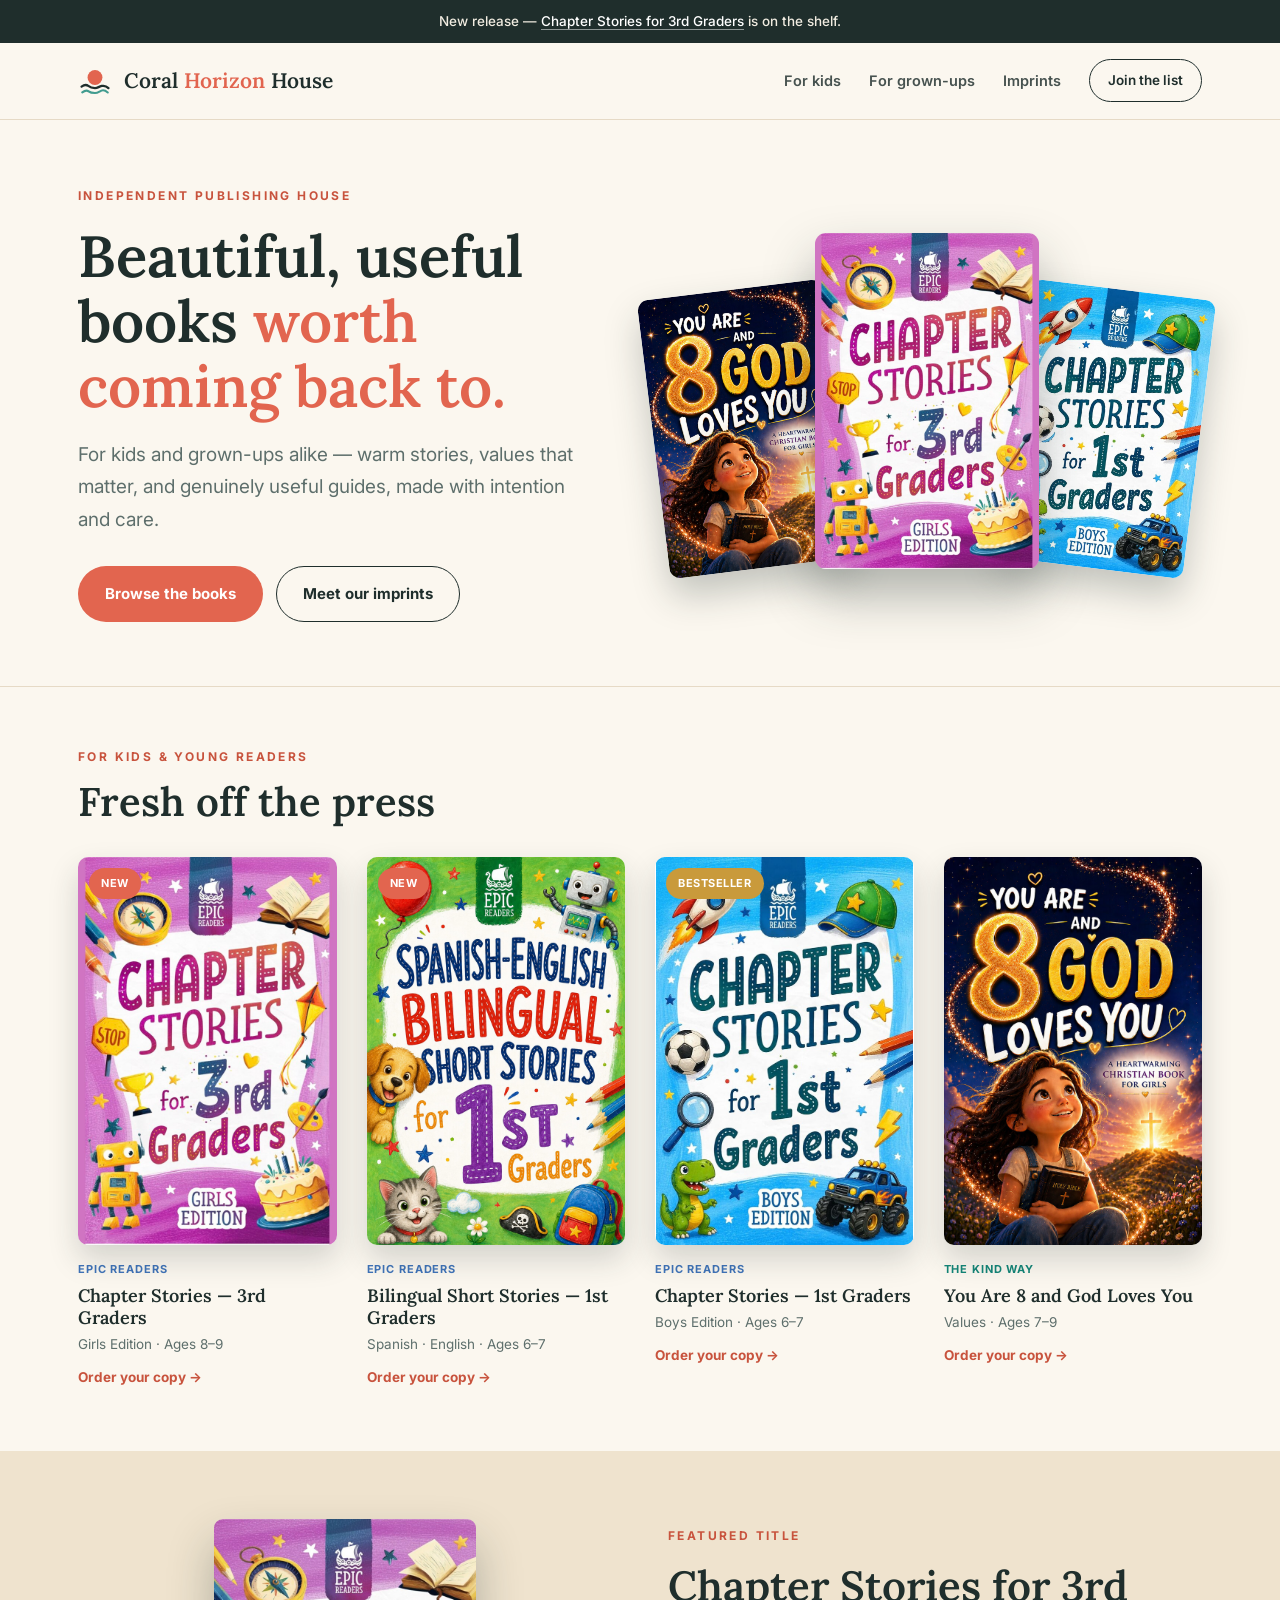
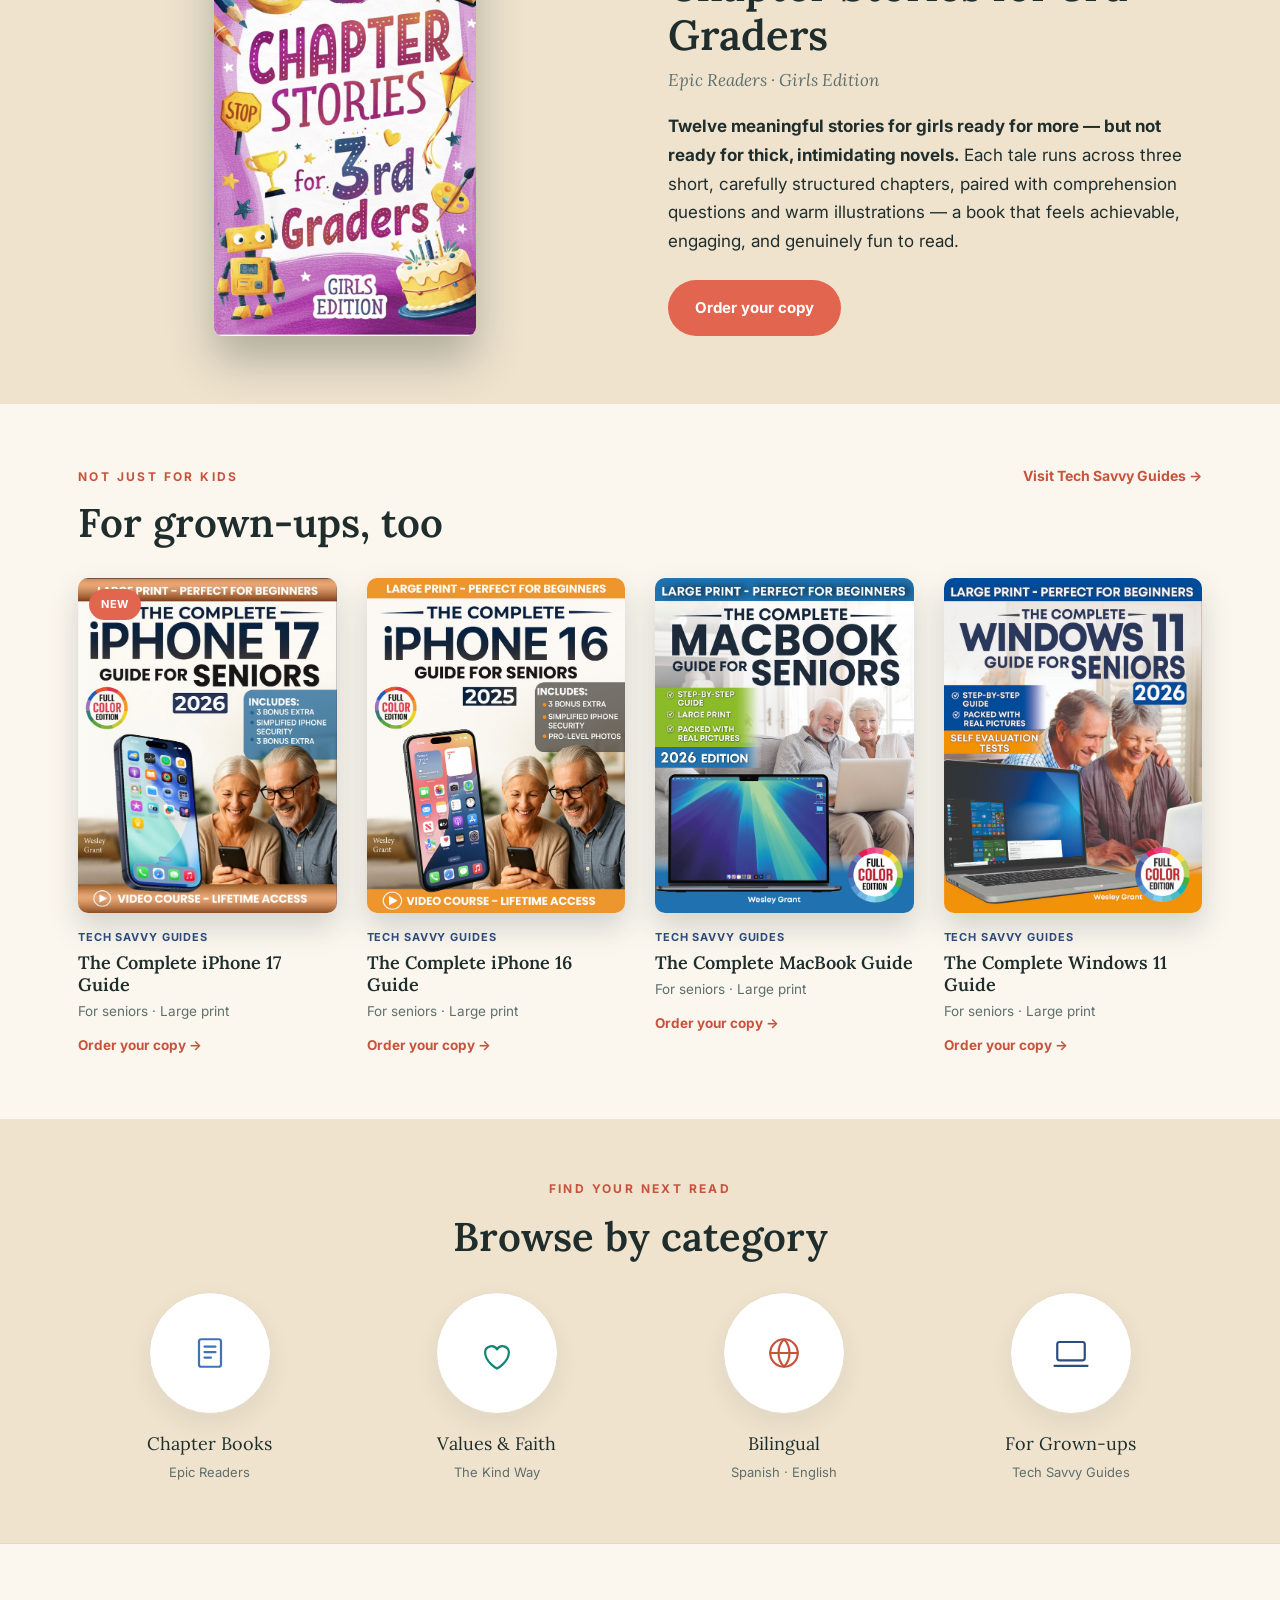
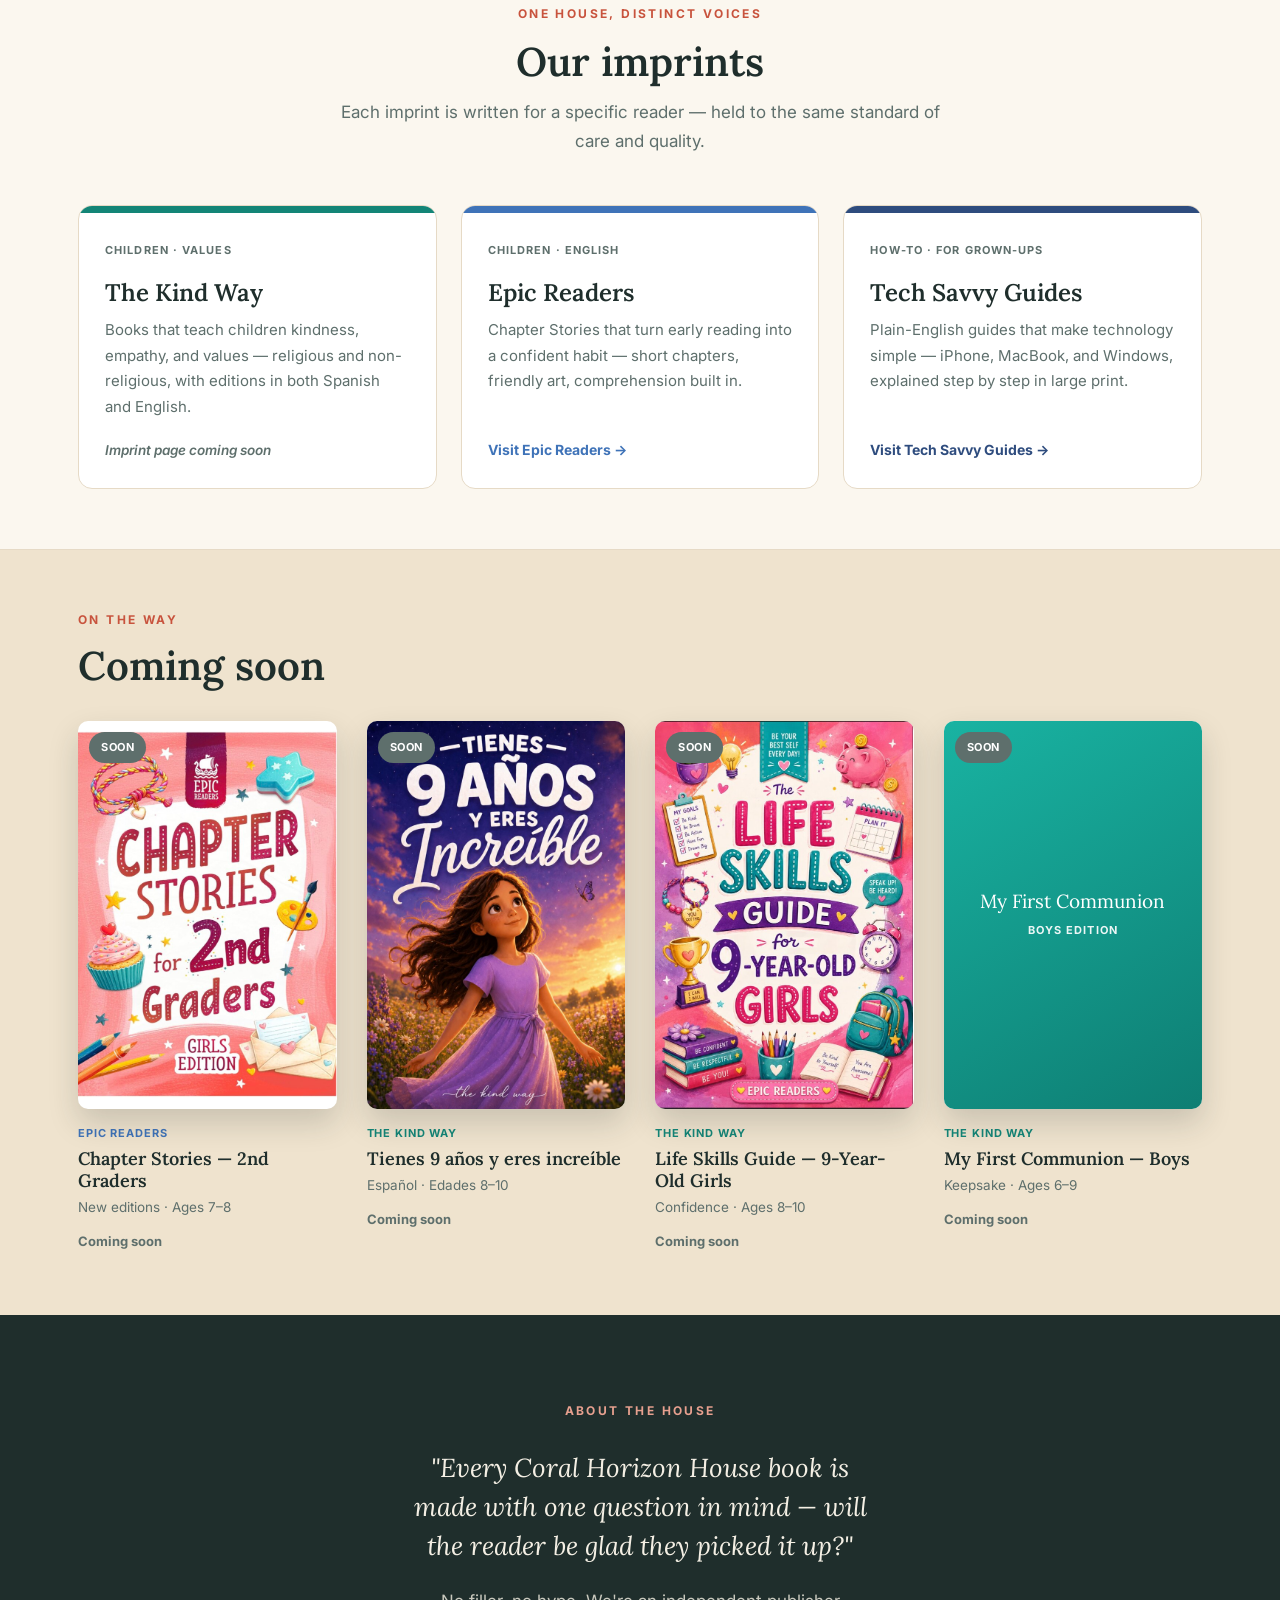
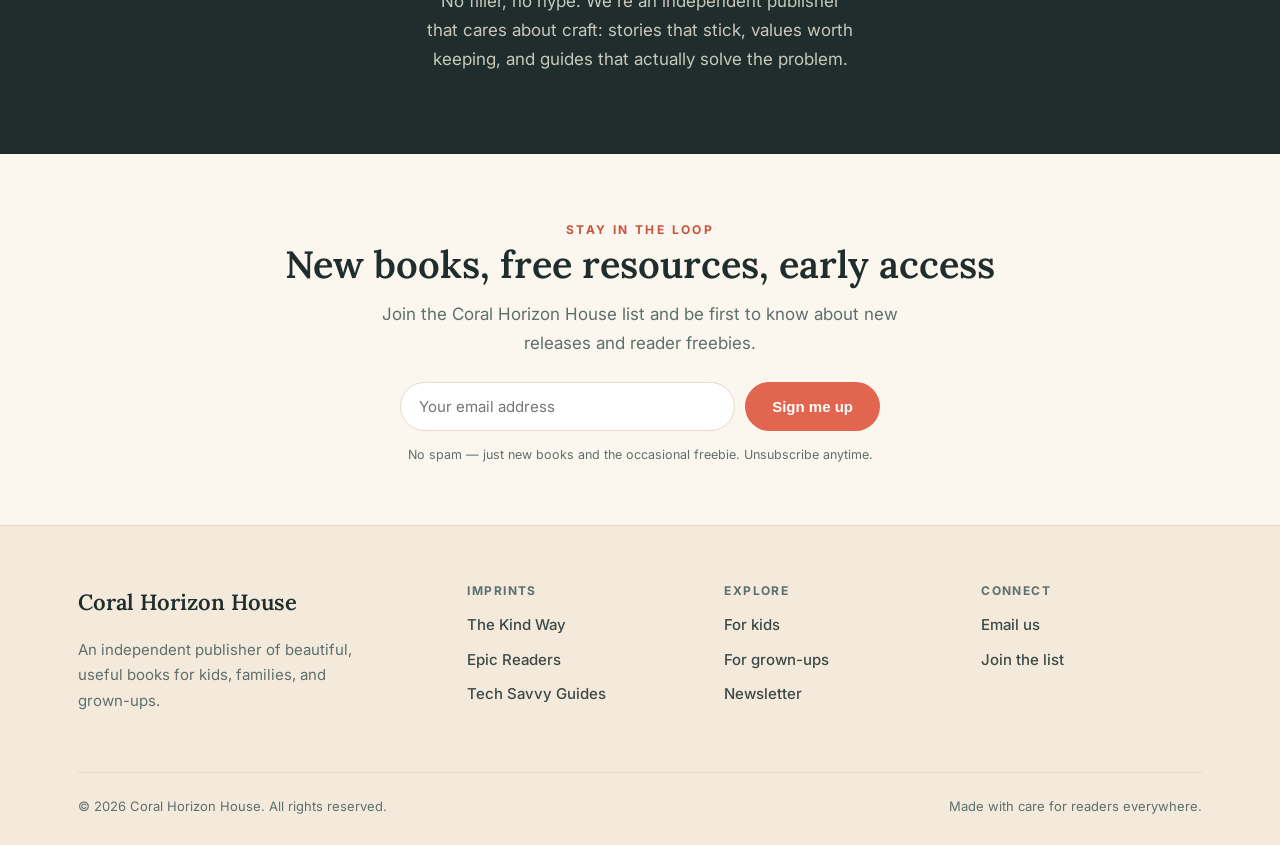
<file: index.html>
<!doctype html>
<html lang="en">
<head>
<meta charset="utf-8">
<meta name="viewport" content="width=device-width, initial-scale=1">
<title>Coral Horizon House — Independent Publisher</title>
<meta name="description" content="Coral Horizon House is an independent publisher of beautiful, useful books for kids, families, and grown-ups. Home of Epic Readers, The Kind Way, and Tech Savvy Guides.">
<link rel="preconnect" href="https://fonts.googleapis.com">
<link rel="preconnect" href="https://fonts.gstatic.com" crossorigin>
<link href="https://fonts.googleapis.com/css2?family=Lora:ital,wght@0,400;0,500;0,600;0,700;1,400;1,500&family=Inter:wght@400;500;600;700;800&display=swap" rel="stylesheet">
<style>
  :root{
    --paper:#FBF7EF; --paper2:#F3EADB; --ink:#1F2E2C; --ink2:#5E6F6C; --line:#E6DAC6;
    --coral:#E2654F; --coral-deep:#C8533D; --gold:#C99A3B;
    --kind:#138577; --epic:#3F73B8; --tech:#2E4C7E;
    --maxw:1180px;
  }
  *{box-sizing:border-box}
  html{scroll-behavior:smooth}
  body{margin:0; background:var(--paper); color:var(--ink); font-family:"Inter",system-ui,sans-serif; font-size:17px; line-height:1.7; -webkit-font-smoothing:antialiased;}
  h1,h2,h3,h4{font-family:"Lora",Georgia,serif; font-weight:600; line-height:1.18; margin:0;}
  a{color:inherit; text-decoration:none}
  img{max-width:100%; display:block}
  .wrap{max-width:var(--maxw); margin:0 auto; padding:0 28px;}
  .label{font-family:"Inter",sans-serif; font-weight:700; font-size:12px; letter-spacing:.2em; text-transform:uppercase; color:var(--coral-deep);}
  .rule{height:1px; background:var(--line); border:0; margin:0;}
  section[id]{scroll-margin-top:96px;}

  .topbar{background:var(--ink); color:#f1ece1; text-align:center; font-size:13.5px; padding:10px 16px; font-weight:500;}
  .topbar a{color:#fff; border-bottom:1px solid rgba(255,255,255,.5);}

  header.nav{position:sticky; top:0; z-index:60; background:rgba(251,247,239,.92); backdrop-filter:blur(10px); border-bottom:1px solid var(--line);}
  .nav-in{display:flex; align-items:center; justify-content:space-between; height:76px;}
  .brand{display:flex; align-items:center; gap:12px;}
  .brand .name{font-family:"Lora",serif; font-weight:600; font-size:21px; color:var(--ink);}
  .brand .name b{font-weight:600; color:var(--coral);}
  nav.links{display:flex; gap:28px; align-items:center}
  nav.links a{font-weight:600; font-size:14.5px; color:var(--ink); opacity:.82;}
  nav.links a:hover{opacity:1; color:var(--coral-deep)}
  .nav-cta{border:1.5px solid var(--ink); border-radius:999px; padding:9px 18px !important; font-size:13.5px !important; opacity:1 !important;}
  .nav-cta:hover{background:var(--ink); color:var(--paper) !important;}
  @media(max-width:880px){ nav.links a:not(.nav-cta){display:none} }

  /* HERO — big free-standing fanned covers with hover motion */
  .hero{padding:60px 0 64px;}
  .hero-grid{display:grid; grid-template-columns:1fr 1.05fr; gap:48px; align-items:center;}
  @media(max-width:900px){ .hero-grid{grid-template-columns:1fr; gap:46px; text-align:center;} }
  .hero .kicker{display:inline-block; margin-bottom:18px;}
  .hero h1{font-size:clamp(36px,4.8vw,58px); font-weight:600; color:var(--ink); max-width:14ch; line-height:1.12;}
  @media(max-width:900px){ .hero h1{margin:0 auto;} }
  .hero h1 .accent{color:var(--coral);}
  .hero p{font-size:clamp(16.5px,1.5vw,19px); color:var(--ink2); max-width:500px; margin:20px 0 30px;}
  @media(max-width:900px){ .hero p{margin-left:auto; margin-right:auto;} }
  .hero .btns{display:flex; gap:13px; flex-wrap:wrap;}
  @media(max-width:900px){ .hero .btns{justify-content:center;} }
  .btn{display:inline-flex; align-items:center; gap:9px; font-weight:700; font-size:15px; padding:14px 26px; border-radius:999px; transition:transform .15s, background .15s, color .15s; cursor:pointer; border:1.5px solid transparent;}
  .btn:hover{transform:translateY(-2px)}
  .btn-primary{background:var(--coral); color:#fff;}
  .btn-primary:hover{background:var(--coral-deep)}
  .btn-outline{border-color:var(--ink); color:var(--ink);}
  .btn-outline:hover{background:var(--ink); color:var(--paper)}
  .hero-art{display:flex; justify-content:center; align-items:flex-end; padding:14px 0;}
  .hero-book{transition:transform .3s cubic-bezier(.2,.7,.3,1), box-shadow .3s;}
  .hero-book img{width:auto; border-radius:11px; display:block; box-shadow:0 18px 36px rgba(31,46,44,.26);}
  .hero-book.side img{height:280px;}
  .hero-book.mid img{height:336px; box-shadow:0 26px 50px rgba(31,46,44,.34);}
  .hero-book.left{transform:rotate(-7deg); margin-right:-24px; z-index:1;}
  .hero-book.right{transform:rotate(7deg); margin-left:-24px; z-index:1;}
  .hero-book.mid{z-index:3;}
  .hero-book:hover{transform:translateY(-16px) rotate(0deg) scale(1.05); z-index:5;}
  @media(max-width:480px){ .hero-book.side img{height:176px} .hero-book.mid img{height:210px} .hero-book.left{margin-right:-14px} .hero-book.right{margin-left:-14px} }

  section.block{padding:60px 0;}
  .head{display:flex; align-items:baseline; justify-content:space-between; gap:18px; margin-bottom:32px;}
  .head .htext .label{display:block; margin-bottom:11px;}
  .head h2{font-size:clamp(27px,3.4vw,40px); color:var(--ink);}
  .head .more{font-weight:700; font-size:14px; color:var(--coral-deep); white-space:nowrap;}
  .center-head{text-align:center; flex-direction:column; align-items:center; gap:0;}
  .center-head .label{margin-bottom:13px;}
  .center-head .sub{color:var(--ink2); max-width:600px; margin-top:13px;}

  .row{display:grid; grid-template-columns:repeat(4,1fr); gap:30px;}
  @media(max-width:880px){ .row{grid-template-columns:repeat(2,1fr); gap:28px 22px;} }
  .book{display:flex; flex-direction:column;}
  .book .cover{position:relative; aspect-ratio:2/3; border-radius:10px; overflow:hidden; background:#fff; box-shadow:0 14px 30px rgba(31,46,44,.18); transition:transform .2s, box-shadow .2s;}
  .book:hover .cover{transform:translateY(-7px); box-shadow:0 24px 44px rgba(31,46,44,.28);}
  .book .cover img{width:100%; height:100%; object-fit:contain;}
  .row.adults .book .cover{aspect-ratio:700/907;}
  .badge{position:absolute; top:11px; left:11px; z-index:2; font-weight:700; font-size:11px; letter-spacing:.05em; padding:6px 12px; border-radius:999px; color:#fff; text-transform:uppercase;}
  .badge.new{background:var(--coral)} .badge.best{background:var(--gold)} .badge.soon{background:var(--ink2)}
  .ph{position:absolute; inset:0; display:flex; flex-direction:column; align-items:center; justify-content:center; text-align:center; padding:22px; color:#fff; gap:9px;}
  .ph .pt{font-family:"Lora",serif; font-size:19px; line-height:1.18;}
  .ph .ps{font-size:11px; font-weight:700; letter-spacing:.1em; text-transform:uppercase; opacity:.92;}
  .ph.kind{background:linear-gradient(150deg,#19B3A2,#0E7E73)} .ph.epic{background:linear-gradient(150deg,#5C97D6,#3257A0)} .ph.tech{background:linear-gradient(150deg,#3D82F0,#22416F)}
  .book .bmeta{padding-top:15px;}
  .book .imp{font-weight:700; font-size:11px; letter-spacing:.08em; text-transform:uppercase;}
  .imp.epic{color:var(--epic)} .imp.kind{color:var(--kind)} .imp.tech{color:var(--tech)}
  .book h3{font-family:"Lora",serif; font-size:18px; margin:6px 0 4px; font-weight:600; line-height:1.22;}
  .book .age{font-size:13.5px; color:var(--ink2);}
  .book .order{display:inline-block; margin-top:11px; font-weight:700; font-size:13.5px; color:var(--coral-deep); border-bottom:1.5px solid transparent;}
  .book .order:hover{border-color:var(--coral-deep)}
  .book .soonmark{display:inline-block; margin-top:11px; font-weight:700; font-size:13px; color:var(--ink2);}

  .spot{background:#EFE3CE;}
  .block.sand{background:#EFE3CE;}
  .spot .wrap{display:grid; grid-template-columns:1fr 1fr; gap:56px; align-items:center; padding-top:68px; padding-bottom:68px;}
  @media(max-width:880px){ .spot .wrap{grid-template-columns:1fr; gap:34px; text-align:center;} }
  .spot .art{display:flex; justify-content:center; align-items:center;}
  .spot .art img{width:262px; max-width:72%; height:auto; border-radius:9px; box-shadow:0 24px 46px rgba(31,46,44,.30);}
  .spot h2{font-size:clamp(28px,3.6vw,42px); margin:13px 0 5px;}
  .spot .by{color:var(--ink2); font-style:italic; font-family:"Lora",serif; margin-bottom:17px;}
  .spot p{color:var(--ink); margin:0 0 24px;}
  .spot p strong{font-weight:700;}

  .cats{display:grid; grid-template-columns:repeat(4,1fr); gap:24px;}
  @media(max-width:680px){ .cats{grid-template-columns:repeat(2,1fr); gap:28px 18px;} }
  .cat{text-align:center;}
  .cat .circle{width:122px; height:122px; margin:0 auto 15px; border-radius:50%; background:#fff; border:1px solid var(--line); display:grid; place-items:center; transition:transform .18s, border-color .18s; box-shadow:0 10px 24px rgba(31,46,44,.07);}
  .cat:hover .circle{transform:translateY(-5px); border-color:var(--coral);}
  .cat .cname{font-family:"Lora",serif; font-size:18px;}
  .cat .ccount{font-size:13px; color:var(--ink2); margin-top:2px;}

  .imprints{display:grid; grid-template-columns:repeat(3,1fr); gap:24px;}
  @media(max-width:880px){ .imprints{grid-template-columns:1fr; max-width:480px; margin:0 auto;} }
  .imp-card{background:#fff; border:1px solid var(--line); border-radius:14px; overflow:hidden; display:flex; flex-direction:column; transition:transform .18s, box-shadow .18s;}
  .imp-card:hover{transform:translateY(-5px); box-shadow:0 22px 44px rgba(31,46,44,.14);}
  .imp-card .bar{height:7px;}
  .imp-card.kind .bar{background:var(--kind)} .imp-card.epic .bar{background:var(--epic)} .imp-card.tech .bar{background:var(--tech)}
  .imp-card .ic{padding:28px 26px 26px; display:flex; flex-direction:column; flex:1;}
  .imp-card .iname{font-family:"Lora",serif; font-size:24px; margin-bottom:4px; font-weight:600;}
  .imp-card .ikind{font-weight:700; font-size:11px; letter-spacing:.1em; text-transform:uppercase; color:var(--ink2); margin-bottom:13px;}
  .imp-card p{margin:0 0 20px; color:var(--ink2); font-size:15px;}
  .imp-card .ilink{margin-top:auto; font-weight:700; font-size:14px;}
  .imp-card.kind .ilink{color:var(--kind)} .imp-card.epic .ilink{color:var(--epic)} .imp-card.tech .ilink{color:var(--tech)}
  .imp-card .pending{margin-top:auto; font-weight:600; font-size:13.5px; color:var(--ink2); font-style:italic;}

  .about{background:var(--ink); color:#efe9dd;}
  .about .wrap{max-width:720px; margin:0 auto; text-align:center; padding-top:80px; padding-bottom:80px;}
  .about .label{color:#e7a08f;}
  .about .quote{font-family:"Lora",serif; font-style:italic; font-size:clamp(20px,2.2vw,26px); line-height:1.5; color:#f4efe4; margin:24px auto 0; max-width:640px; text-wrap:balance;}
  .about p{color:#c8c8bd; margin:22px auto 0; max-width:580px; text-wrap:balance;}

  .news{text-align:center;}
  .news h2{font-size:clamp(26px,3.2vw,38px);}
  .news p{color:var(--ink2); max-width:540px; margin:13px auto 24px;}
  .news form{display:flex; gap:10px; max-width:480px; margin:0 auto; flex-wrap:wrap; justify-content:center;}
  .news input{flex:1; min-width:220px; padding:14px 18px; border-radius:999px; border:1.5px solid var(--line); background:#fff; font-size:15px; font-family:inherit;}
  .news input:focus{outline:none; border-color:var(--coral);}
  .news .fineprint{font-size:12.5px; color:var(--ink2); margin-top:13px;}

  footer{background:var(--paper2); border-top:1px solid var(--line); padding:58px 0 28px; font-size:15px;}
  .foot-grid{display:grid; grid-template-columns:1.6fr 1fr 1fr 1fr; gap:36px;}
  @media(max-width:760px){ .foot-grid{grid-template-columns:1fr 1fr; gap:30px;} }
  footer .fname{font-family:"Lora",serif; font-size:22px; margin-bottom:10px; font-weight:600;}
  footer .fdesc{color:var(--ink2); max-width:280px;}
  footer h4{font-family:"Inter",sans-serif; font-weight:700; font-size:12px; letter-spacing:.12em; text-transform:uppercase; color:var(--ink2); margin:0 0 14px;}
  footer ul{list-style:none; margin:0; padding:0; display:flex; flex-direction:column; gap:9px;}
  footer ul a{color:var(--ink); opacity:.85; font-weight:500;}
  footer ul a:hover{color:var(--coral-deep); opacity:1;}
  .foot-bottom{border-top:1px solid var(--line); margin-top:44px; padding-top:22px; color:var(--ink2); font-size:13px; display:flex; justify-content:space-between; flex-wrap:wrap; gap:10px;}
</style>
</head>
<body>

<div class="topbar">New release — <a href="https://www.amazon.com/dp/B0GXN8T6BP">Chapter Stories for 3rd Graders</a> is on the shelf.</div>

<header class="nav">
  <div class="wrap nav-in">
    <a class="brand" href="/">
      <svg width="34" height="34" viewBox="0 0 48 48" fill="none" xmlns="http://www.w3.org/2000/svg" aria-hidden="true">
        <circle cx="24" cy="19" r="10.5" fill="#E2654F"/>
        <path d="M5 32c4-3 7-3 9.5-1S20 34 24 34s5-2 9.5-3 6.5 0 9.5 3" stroke="#1F2E2C" stroke-width="3.2" stroke-linecap="round"/>
        <path d="M6 40c4-3 7-3 9-1.4S20 41 24 41s5.5-1.8 9-3.4 6 0 9 2.6" stroke="#138577" stroke-width="3" stroke-linecap="round" opacity=".8"/>
      </svg>
      <span class="name">Coral <b>Horizon</b> House</span>
    </a>
    <nav class="links">
      <a href="#kids">For kids</a>
      <a href="#grown">For grown-ups</a>
      <a href="#imprints">Imprints</a>
      <a class="nav-cta" href="#news">Join the list</a>
    </nav>
  </div>
</header>

<!-- HERO -->
<section class="hero">
  <div class="wrap hero-grid">
    <div class="hero-copy">
      <span class="label kicker">Independent Publishing House</span>
      <h1>Beautiful, useful books <span class="accent">worth coming back to.</span></h1>
      <p>For kids and grown-ups alike — warm stories, values that matter, and genuinely useful guides, made with intention and care.</p>
      <div class="btns">
        <a class="btn btn-primary" href="#kids">Browse the books</a>
        <a class="btn btn-outline" href="#imprints">Meet our imprints</a>
      </div>
    </div>
    <div class="hero-art">
      <div class="hero-book left side"><img src="books/faith-you-are-8.jpg" alt="You Are 8 and God Loves You"></div>
      <div class="hero-book mid"><img src="books/epic-3rd-girls.jpg" alt="Chapter Stories for 3rd Graders"></div>
      <div class="hero-book right side"><img src="books/epic-1st-boys.jpg" alt="Chapter Stories for 1st Graders — Boys Edition"></div>
    </div>
  </div>
</section>

<hr class="rule">

<!-- FOR KIDS -->
<section class="block" id="kids">
  <div class="wrap">
    <div class="head"><div class="htext"><span class="label">For kids &amp; young readers</span><h2>Fresh off the press</h2></div></div>
    <div class="row">
      <article class="book">
        <a class="cover" href="https://www.amazon.com/dp/B0GXN8T6BP"><span class="badge new">New</span><img src="books/epic-3rd-girls.jpg" alt="Chapter Stories for 3rd Graders — Girls Edition"></a>
        <div class="bmeta"><div class="imp epic">Epic Readers</div><h3>Chapter Stories — 3rd Graders</h3><div class="age">Girls Edition · Ages 8–9</div><a class="order" href="https://www.amazon.com/dp/B0GXN8T6BP">Order your copy →</a></div>
      </article>
      <article class="book">
        <a class="cover" href="https://www.amazon.com/dp/B0GZSQ7CNR"><span class="badge new">New</span><img src="books/epic-bilingual-1st.jpg" alt="Bilingual Short Stories for 1st Graders"></a>
        <div class="bmeta"><div class="imp epic">Epic Readers</div><h3>Bilingual Short Stories — 1st Graders</h3><div class="age">Spanish · English · Ages 6–7</div><a class="order" href="https://www.amazon.com/dp/B0GZSQ7CNR">Order your copy →</a></div>
      </article>
      <article class="book">
        <a class="cover" href="https://www.amazon.com/dp/B0H1XNY6BV"><span class="badge best">Bestseller</span><img src="books/epic-1st-boys.jpg" alt="Chapter Stories for 1st Graders — Boys Edition"></a>
        <div class="bmeta"><div class="imp epic">Epic Readers</div><h3>Chapter Stories — 1st Graders</h3><div class="age">Boys Edition · Ages 6–7</div><a class="order" href="https://www.amazon.com/dp/B0H1XNY6BV">Order your copy →</a></div>
      </article>
      <article class="book">
        <a class="cover" href="https://www.amazon.com/dp/B0GVB26YTG"><img src="books/faith-you-are-8.jpg" alt="You Are 8 and God Loves You"></a>
        <div class="bmeta"><div class="imp kind">The Kind Way</div><h3>You Are 8 and God Loves You</h3><div class="age">Values · Ages 7–9</div><a class="order" href="https://www.amazon.com/dp/B0GVB26YTG">Order your copy →</a></div>
      </article>
    </div>
  </div>
</section>

<!-- FEATURED -->
<section class="spot">
  <div class="wrap">
    <div class="art"><img src="books/epic-3rd-girls-full.jpg" alt="Chapter Stories for 3rd Graders — Girls Edition"></div>
    <div class="txt">
      <span class="label">Featured title</span>
      <h2>Chapter Stories for 3rd Graders</h2>
      <div class="by">Epic Readers · Girls Edition</div>
      <p><strong>Twelve meaningful stories for girls ready for more — but not ready for thick, intimidating novels.</strong> Each tale runs across three short, carefully structured chapters, paired with comprehension questions and warm illustrations — a book that feels achievable, engaging, and genuinely fun to read.</p>
      <a class="btn btn-primary" href="https://www.amazon.com/dp/B0GXN8T6BP">Order your copy</a>
    </div>
  </div>
</section>

<!-- FOR GROWN-UPS -->
<section class="block" id="grown">
  <div class="wrap">
    <div class="head"><div class="htext"><span class="label">Not just for kids</span><h2>For grown-ups, too</h2></div><a class="more" href="tech-savvy-guides/index.html">Visit Tech Savvy Guides →</a></div>
    <div class="row adults">
      <article class="book">
        <a class="cover" href="https://www.amazon.com/dp/B0G1S3PJZW"><span class="badge new">New</span><img src="books/tech-iphone17.jpg" alt="The Complete iPhone 17 Guide for Seniors"></a>
        <div class="bmeta"><div class="imp tech">Tech Savvy Guides</div><h3>The Complete iPhone 17 Guide</h3><div class="age">For seniors · Large print</div><a class="order" href="https://www.amazon.com/dp/B0G1S3PJZW">Order your copy →</a></div>
      </article>
      <article class="book">
        <a class="cover" href="https://www.amazon.com/dp/B0FBWNLN68"><img src="books/tech-iphone16.jpg" alt="The Complete iPhone 16 Guide for Seniors"></a>
        <div class="bmeta"><div class="imp tech">Tech Savvy Guides</div><h3>The Complete iPhone 16 Guide</h3><div class="age">For seniors · Large print</div><a class="order" href="https://www.amazon.com/dp/B0FBWNLN68">Order your copy →</a></div>
      </article>
      <article class="book">
        <a class="cover" href="https://www.amazon.com/dp/B0FR56V5N1"><img src="books/tech-macbook.jpg" alt="The Complete MacBook Guide for Seniors"></a>
        <div class="bmeta"><div class="imp tech">Tech Savvy Guides</div><h3>The Complete MacBook Guide</h3><div class="age">For seniors · Large print</div><a class="order" href="https://www.amazon.com/dp/B0FR56V5N1">Order your copy →</a></div>
      </article>
      <article class="book">
        <a class="cover" href="https://www.amazon.com/dp/B0FJ6KH4V1"><img src="books/tech-windows11.jpg" alt="The Complete Windows 11 Guide for Seniors"></a>
        <div class="bmeta"><div class="imp tech">Tech Savvy Guides</div><h3>The Complete Windows 11 Guide</h3><div class="age">For seniors · Large print</div><a class="order" href="https://www.amazon.com/dp/B0FJ6KH4V1">Order your copy →</a></div>
      </article>
    </div>
  </div>
</section>

<!-- BROWSE BY CATEGORY -->
<section class="block sand">
  <div class="wrap">
    <div class="head center-head"><span class="label">Find your next read</span><h2>Browse by category</h2></div>
    <div class="cats">
      <a class="cat" href="#kids">
        <div class="circle"><svg width="44" height="44" viewBox="0 0 48 48" fill="none" stroke="#3F73B8" stroke-width="2.4" stroke-linecap="round" stroke-linejoin="round"><rect x="12" y="9" width="24" height="30" rx="2.5"/><path d="M18 17h12M18 23h12M18 29h7"/></svg></div>
        <div class="cname">Chapter Books</div><div class="ccount">Epic Readers</div>
      </a>
      <a class="cat" href="#kids">
        <div class="circle"><svg width="44" height="44" viewBox="0 0 48 48" fill="none" stroke="#138577" stroke-width="2.4" stroke-linecap="round" stroke-linejoin="round"><path d="M24 41s-13-7-13-18a7 7 0 0 1 13-3 7 7 0 0 1 13 3c0 11-13 18-13 18Z"/></svg></div>
        <div class="cname">Values &amp; Faith</div><div class="ccount">The Kind Way</div>
      </a>
      <a class="cat" href="#kids">
        <div class="circle"><svg width="44" height="44" viewBox="0 0 48 48" fill="none" stroke="#C8533D" stroke-width="2.4" stroke-linecap="round" stroke-linejoin="round"><circle cx="24" cy="24" r="15"/><path d="M9 24h30M24 9c4 4 6 9.5 6 15s-2 11-6 15c-4-4-6-9.5-6-15s2-11 6-15Z"/></svg></div>
        <div class="cname">Bilingual</div><div class="ccount">Spanish · English</div>
      </a>
      <a class="cat" href="tech-savvy-guides/index.html">
        <div class="circle"><svg width="44" height="44" viewBox="0 0 48 48" fill="none" stroke="#2E4C7E" stroke-width="2.4" stroke-linecap="round" stroke-linejoin="round"><rect x="9" y="12" width="30" height="20" rx="2.5"/><path d="M6 38h36"/></svg></div>
        <div class="cname">For Grown-ups</div><div class="ccount">Tech Savvy Guides</div>
      </a>
    </div>
  </div>
</section>

<hr class="rule">

<!-- IMPRINTS -->
<section class="block" id="imprints">
  <div class="wrap">
    <div class="head center-head"><span class="label">One house, distinct voices</span><h2>Our imprints</h2><p class="sub">Each imprint is written for a specific reader — held to the same standard of care and quality.</p></div>
    <div class="imprints">
      <article class="imp-card kind">
        <div class="bar"></div>
        <div class="ic"><div class="ikind">Children · Values</div><div class="iname">The Kind Way</div><p>Books that teach children kindness, empathy, and values — religious and non-religious, with editions in both Spanish and English.</p><span class="pending">Imprint page coming soon</span></div>
      </article>
      <article class="imp-card epic">
        <div class="bar"></div>
        <div class="ic"><div class="ikind">Children · English</div><div class="iname">Epic Readers</div><p>Chapter Stories that turn early reading into a confident habit — short chapters, friendly art, comprehension built in.</p><a class="ilink" href="epic-readers/index.html">Visit Epic Readers →</a></div>
      </article>
      <article class="imp-card tech">
        <div class="bar"></div>
        <div class="ic"><div class="ikind">How-to · For grown-ups</div><div class="iname">Tech Savvy Guides</div><p>Plain-English guides that make technology simple — iPhone, MacBook, and Windows, explained step by step in large print.</p><a class="ilink" href="tech-savvy-guides/index.html">Visit Tech Savvy Guides →</a></div>
      </article>
    </div>
  </div>
</section>

<hr class="rule">

<!-- COMING SOON -->
<section class="block sand">
  <div class="wrap">
    <div class="head"><div class="htext"><span class="label">On the way</span><h2>Coming soon</h2></div></div>
    <div class="row">
      <article class="book">
        <div class="cover"><span class="badge soon">Soon</span><img src="books/epic-2nd.jpg" alt="Chapter Stories for 2nd Graders"></div>
        <div class="bmeta"><div class="imp epic">Epic Readers</div><h3>Chapter Stories — 2nd Graders</h3><div class="age">New editions · Ages 7–8</div><span class="soonmark">Coming soon</span></div>
      </article>
      <article class="book">
        <div class="cover"><span class="badge soon">Soon</span><img src="books/kind-tienes-9.jpg" alt="Tienes 9 años y eres increíble"></div>
        <div class="bmeta"><div class="imp kind">The Kind Way</div><h3>Tienes 9 años y eres increíble</h3><div class="age">Español · Edades 8–10</div><span class="soonmark">Coming soon</span></div>
      </article>
      <article class="book">
        <div class="cover"><span class="badge soon">Soon</span><img src="books/lifeskills-9.jpg" alt="Life Skills Guide for 9-Year-Old Girls"></div>
        <div class="bmeta"><div class="imp kind">The Kind Way</div><h3>Life Skills Guide — 9-Year-Old Girls</h3><div class="age">Confidence · Ages 8–10</div><span class="soonmark">Coming soon</span></div>
      </article>
      <article class="book">
        <div class="cover"><span class="badge soon">Soon</span><div class="ph kind"><div class="pt">My First Communion</div><div class="ps">Boys Edition</div></div></div>
        <div class="bmeta"><div class="imp kind">The Kind Way</div><h3>My First Communion — Boys</h3><div class="age">Keepsake · Ages 6–9</div><span class="soonmark">Coming soon</span></div>
      </article>
    </div>
  </div>
</section>

<!-- ABOUT -->
<section class="about" id="about">
  <div class="wrap">
    <span class="label">About the house</span>
    <p class="quote">"Every Coral Horizon House book is made with one question in mind — will the reader be glad they picked it up?"</p>
    <p>No filler, no hype. We're an independent publisher that cares about craft: stories that stick, values worth keeping, and guides that actually solve the problem.</p>
  </div>
</section>

<!-- NEWSLETTER -->
<section class="block news" id="news">
  <div class="wrap">
    <span class="label">Stay in the loop</span>
    <h2>New books, free resources, early access</h2>
    <p>Join the Coral Horizon House list and be first to know about new releases and reader freebies.</p>
    <form onsubmit="return false">
      <input type="email" placeholder="Your email address" aria-label="Email address" required>
      <button class="btn btn-primary" type="submit">Sign me up</button>
    </form>
    <div class="fineprint">No spam — just new books and the occasional freebie. Unsubscribe anytime.</div>
  </div>
</section>

<footer>
  <div class="wrap">
    <div class="foot-grid">
      <div>
        <div class="fname">Coral Horizon House</div>
        <p class="fdesc">An independent publisher of beautiful, useful books for kids, families, and grown-ups.</p>
      </div>
      <div><h4>Imprints</h4><ul><li><a href="#imprints">The Kind Way</a></li><li><a href="epic-readers/index.html">Epic Readers</a></li><li><a href="tech-savvy-guides/index.html">Tech Savvy Guides</a></li></ul></div>
      <div><h4>Explore</h4><ul><li><a href="#kids">For kids</a></li><li><a href="#grown">For grown-ups</a></li><li><a href="#news">Newsletter</a></li></ul></div>
      <div><h4>Connect</h4><ul><li><a href="mailto:hello@coralhorizonhouse.com">Email us</a></li><li><a href="#news">Join the list</a></li></ul></div>
    </div>
    <div class="foot-bottom"><span>© 2026 Coral Horizon House. All rights reserved.</span><span>Made with care for readers everywhere.</span></div>
  </div>
</footer>

</body>
</html>
</file>
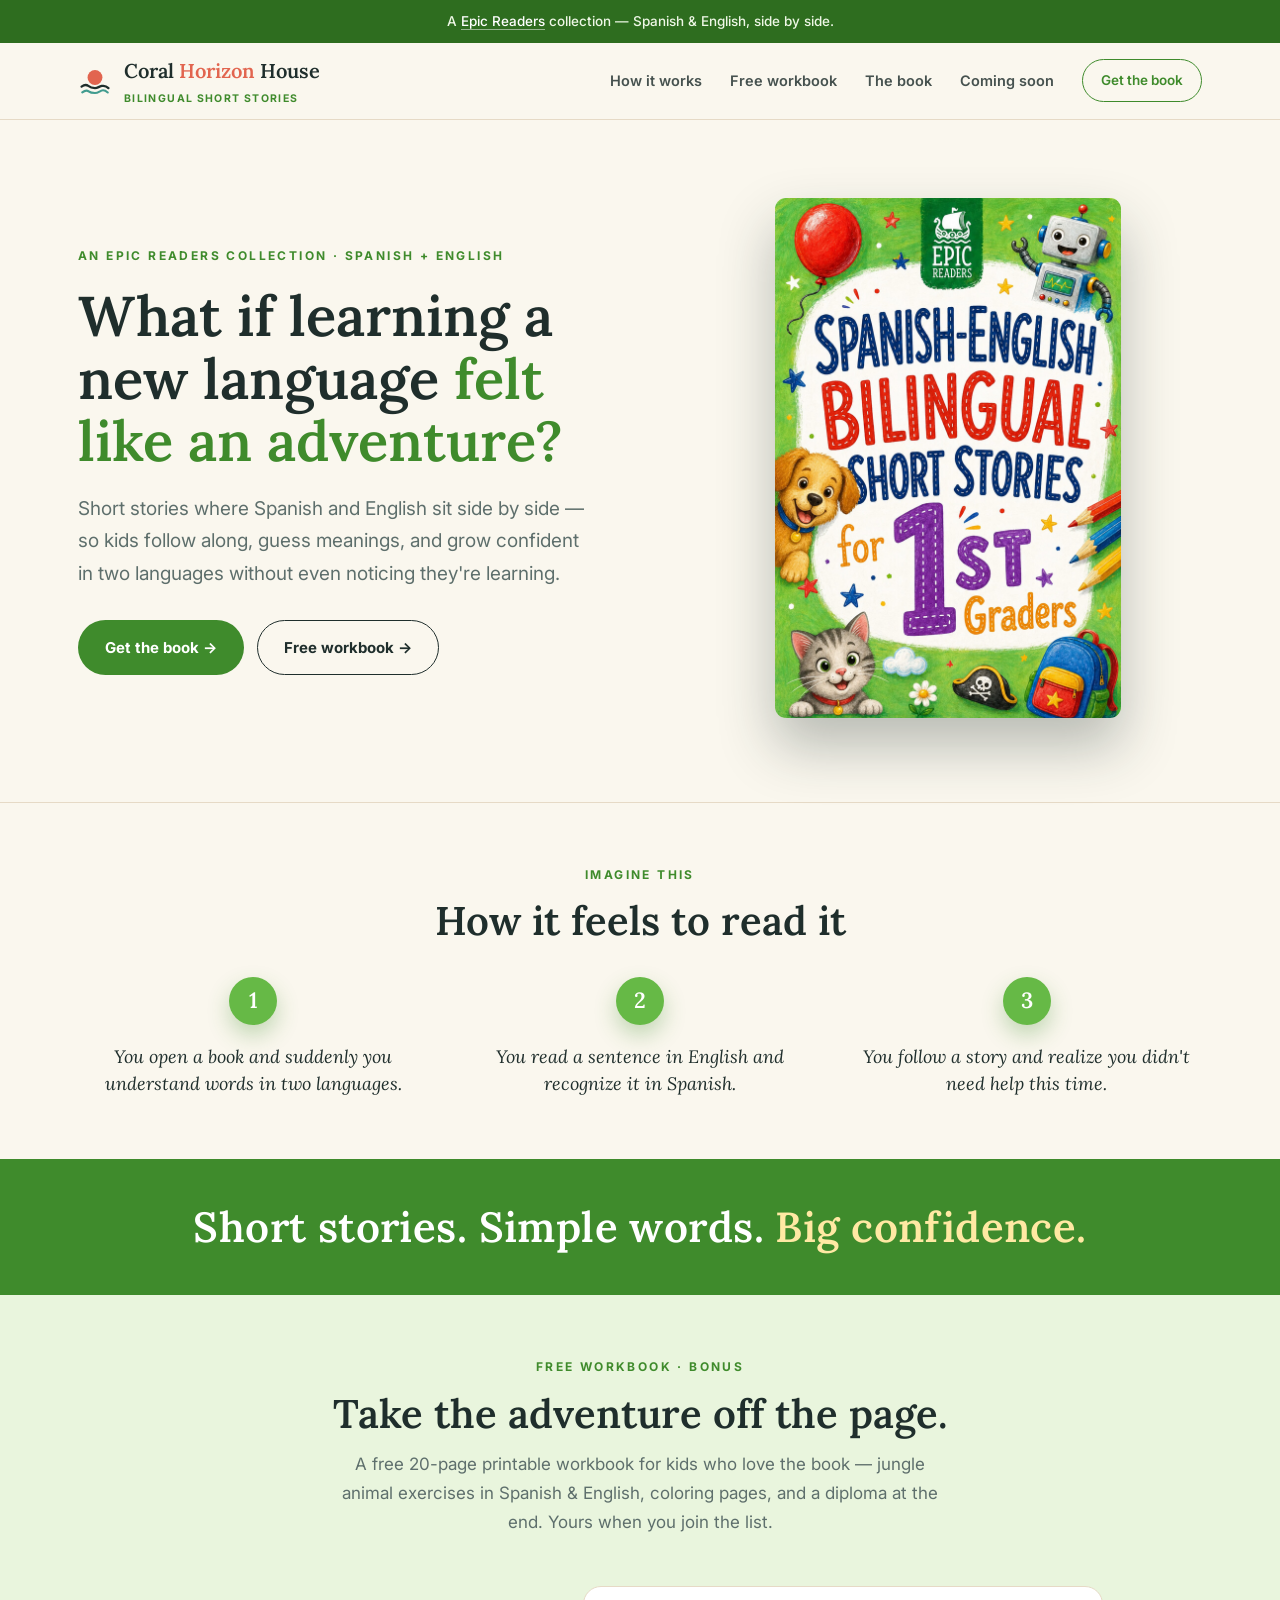
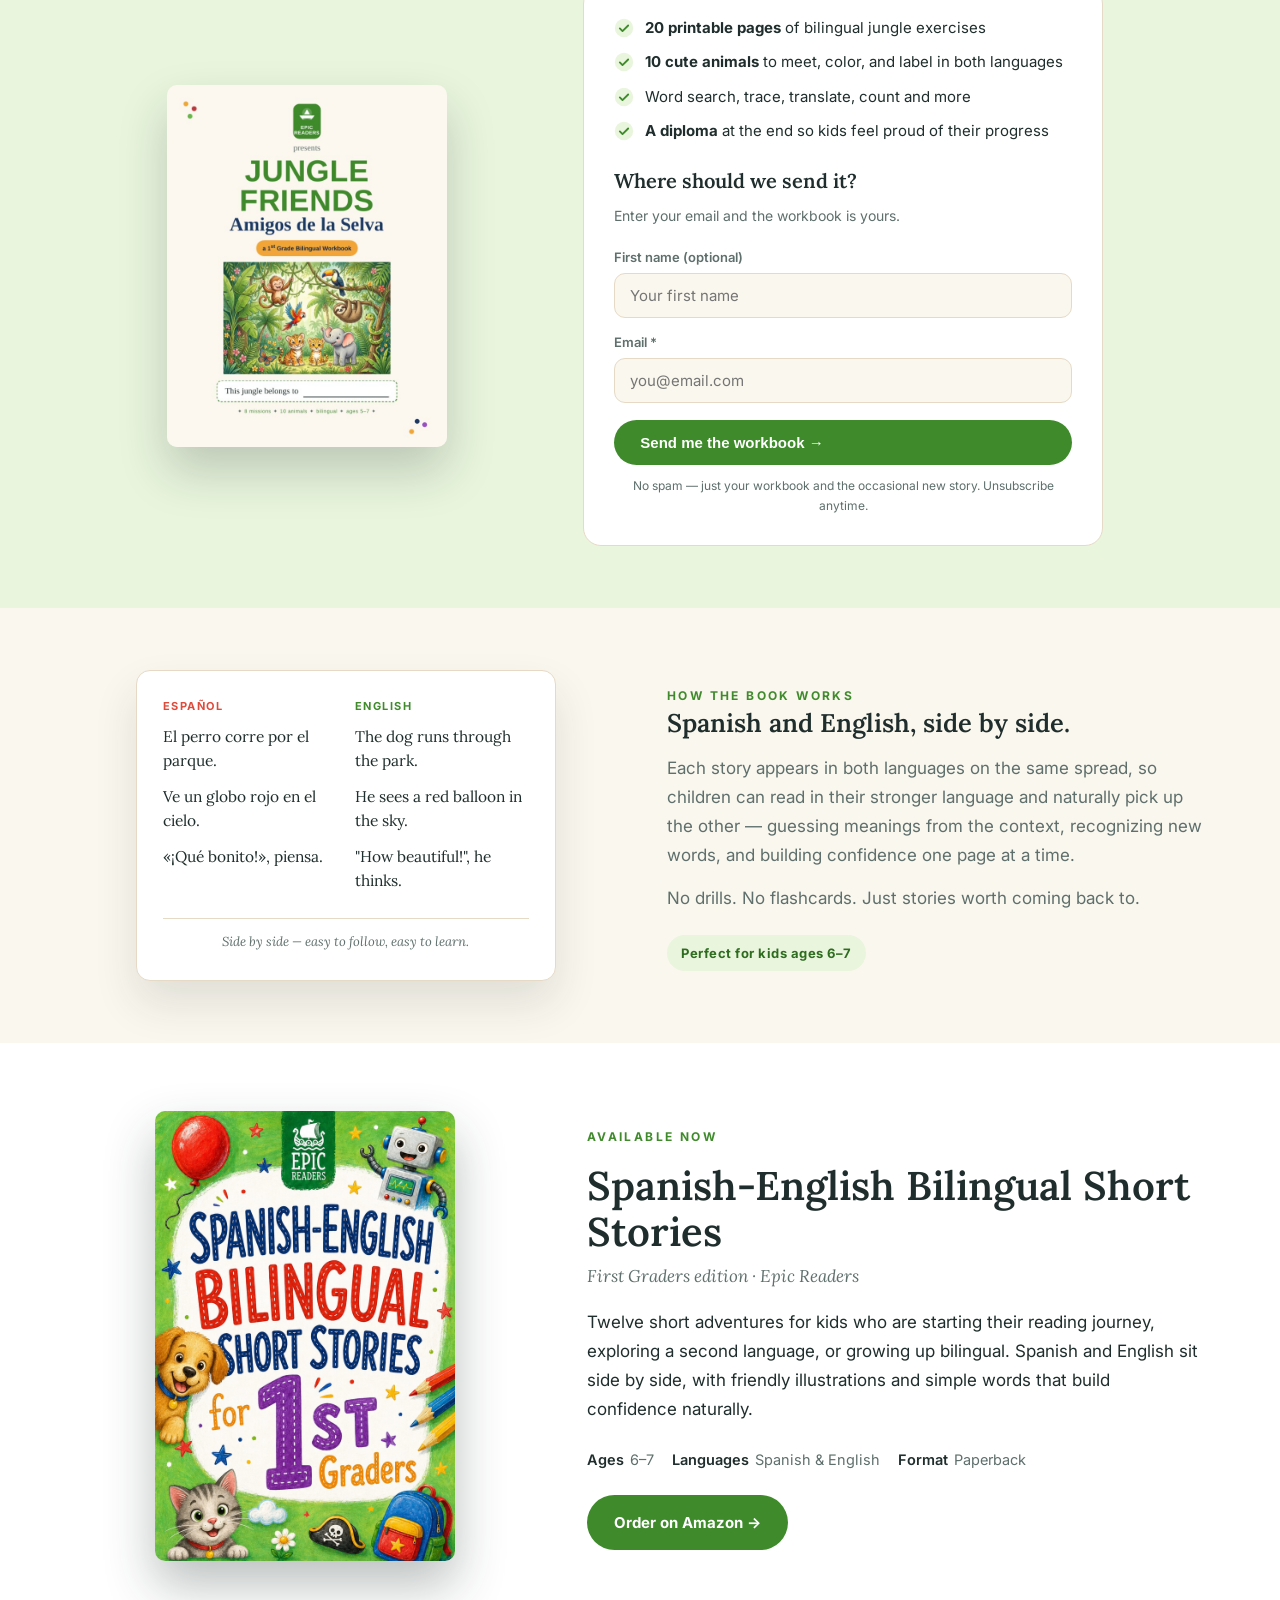
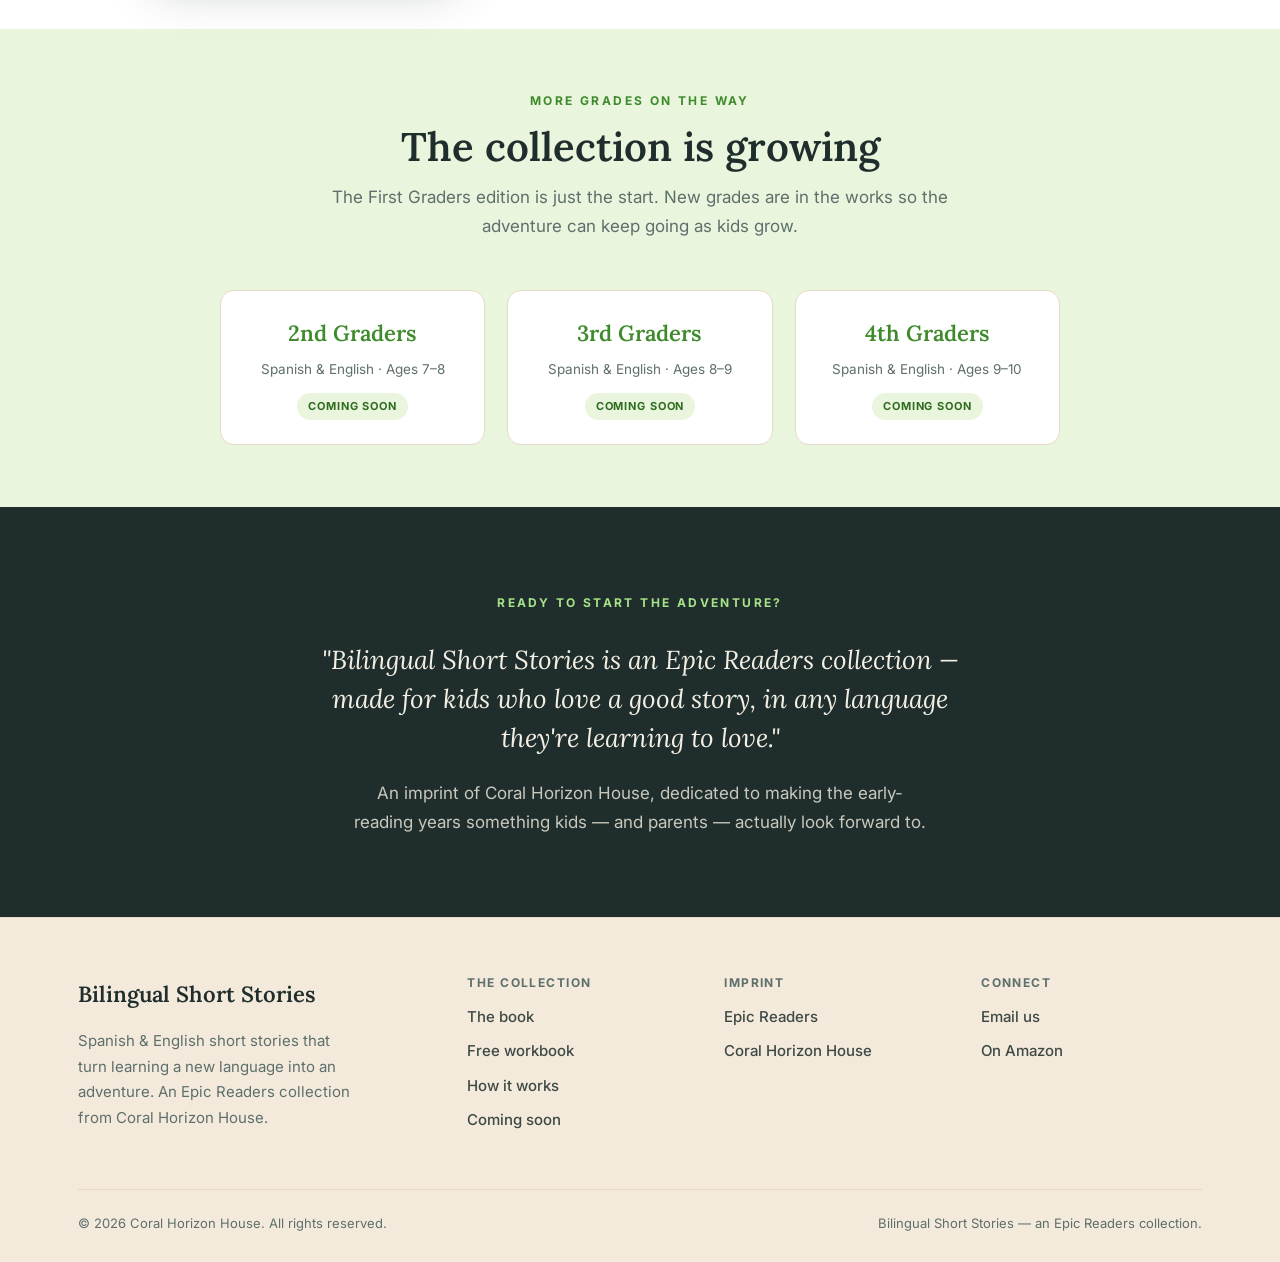
<file: bilingual-short-stories/index.html>
<!doctype html>
<html lang="en">
<head>
<meta charset="utf-8">
<meta name="viewport" content="width=device-width, initial-scale=1">
<title>Bilingual Short Stories — Spanish + English for early readers · Epic Readers</title>
<meta name="description" content="Short Spanish-English stories that turn learning a new language into an adventure. Side-by-side Spanish and English, simple words, big confidence. An Epic Readers collection from Coral Horizon House.">
<link rel="preconnect" href="https://fonts.googleapis.com">
<link rel="preconnect" href="https://fonts.gstatic.com" crossorigin>
<link href="https://fonts.googleapis.com/css2?family=Lora:ital,wght@0,400;0,500;0,600;0,700;1,400;1,500&family=Inter:wght@400;500;600;700;800&display=swap" rel="stylesheet">
<style>
  :root{
    --paper:#FAF7EE; --paper2:#F3EADB; --ink:#1F2E2C; --ink2:#5E6F6C; --line:#E6DAC6;
    --coral:#E2654F; --coral-deep:#C8533D;
    --green:#66B946; --green-deep:#3F8B2C; --green-darker:#2E6D1F; --green-soft:#E9F5DD;
    --navy:#1B3A66; --red:#E04A3A; --gold:#F3A638;
    --maxw:1180px;
  }
  *{box-sizing:border-box}
  html{scroll-behavior:smooth}
  body{margin:0; background:var(--paper); color:var(--ink); font-family:"Inter",system-ui,sans-serif; font-size:17px; line-height:1.7; -webkit-font-smoothing:antialiased;}
  h1,h2,h3,h4{font-family:"Lora",Georgia,serif; font-weight:600; line-height:1.16; margin:0;}
  a{color:inherit; text-decoration:none}
  img{max-width:100%; display:block}
  .wrap{max-width:var(--maxw); margin:0 auto; padding:0 28px;}
  .label{font-family:"Inter",sans-serif; font-weight:700; font-size:12px; letter-spacing:.2em; text-transform:uppercase; color:var(--green-deep);}
  .rule{height:1px; background:var(--line); border:0; margin:0;}
  section[id]{scroll-margin-top:96px;}

  .topbar{background:var(--green-darker); color:#eef7e6; text-align:center; font-size:13.5px; padding:10px 16px; font-weight:500;}
  .topbar a{color:#fff; border-bottom:1px solid rgba(255,255,255,.5);}

  header.nav{position:sticky; top:0; z-index:60; background:rgba(250,247,238,.92); backdrop-filter:blur(10px); border-bottom:1px solid var(--line);}
  .nav-in{display:flex; align-items:center; justify-content:space-between; height:76px;}
  .brand{display:flex; align-items:center; gap:12px;}
  .brand .name{font-family:"Lora",serif; font-weight:600; font-size:20px; color:var(--ink);}
  .brand .name b{font-weight:600; color:var(--coral);}
  .brand .sub{font-family:"Inter",sans-serif; font-weight:700; font-size:10.5px; letter-spacing:.13em; text-transform:uppercase; color:var(--green-deep); margin-top:2px;}
  nav.links{display:flex; gap:28px; align-items:center}
  nav.links a{font-weight:600; font-size:14.5px; color:var(--ink); opacity:.82;}
  nav.links a:hover{opacity:1; color:var(--green-deep);}
  .nav-cta{border:1.5px solid var(--green-deep); border-radius:999px; padding:9px 18px !important; font-size:13.5px !important; opacity:1 !important; color:var(--green-deep) !important;}
  .nav-cta:hover{background:var(--green-deep); color:#fff !important;}
  @media(max-width:880px){ nav.links a:not(.nav-cta){display:none} }

  .btn{display:inline-flex; align-items:center; gap:9px; font-weight:700; font-size:15px; padding:14px 26px; border-radius:999px; transition:transform .15s, background .15s, color .15s; cursor:pointer; border:1.5px solid transparent;}
  .btn:hover{transform:translateY(-2px)}
  .btn-green{background:var(--green-deep); color:#fff;}
  .btn-green:hover{background:var(--green-darker);}
  .btn-outline{border-color:var(--ink); color:var(--ink);}
  .btn-outline:hover{background:var(--ink); color:var(--paper);}

  /* HERO */
  .hero{padding:64px 0 70px;}
  .hero-grid{display:grid; grid-template-columns:1.05fr 0.95fr; gap:54px; align-items:center;}
  @media(max-width:900px){ .hero-grid{grid-template-columns:1fr; gap:46px; text-align:center;} }
  .hero .kicker{display:inline-block; margin-bottom:18px;}
  .hero h1{font-size:clamp(34px,4.6vw,56px); font-weight:600; color:var(--ink); max-width:18ch; line-height:1.12;}
  @media(max-width:900px){ .hero h1{margin:0 auto;} }
  .hero h1 .accent{color:var(--green-deep);}
  .hero p{font-size:clamp(16.5px,1.5vw,19px); color:var(--ink2); max-width:520px; margin:20px 0 30px;}
  @media(max-width:900px){ .hero p{margin-left:auto; margin-right:auto;} }
  .hero .btns{display:flex; gap:13px; flex-wrap:wrap;}
  @media(max-width:900px){ .hero .btns{justify-content:center;} }
  .hero-art{display:flex; justify-content:center; align-items:center; padding:14px 0;}
  .hero-cover{transition:transform .35s cubic-bezier(.2,.7,.3,1);}
  .hero-cover img{width:auto; max-width:100%; height:auto; border-radius:11px; box-shadow:0 28px 56px rgba(31,46,44,.30);}
  .hero-cover img{height:clamp(360px, 46vw, 520px);}
  .hero-cover:hover{transform:translateY(-8px) scale(1.02);}
  @media(max-width:480px){ .hero-cover img{height:340px;} }

  section.block{padding:62px 0;}
  .block.soft{background:var(--green-soft);}
  .head{display:flex; align-items:baseline; justify-content:space-between; gap:18px; margin-bottom:32px;}
  .head .htext .label{display:block; margin-bottom:11px;}
  .head h2{font-size:clamp(27px,3.4vw,40px); color:var(--ink);}
  .center-head{text-align:center; flex-direction:column; align-items:center; gap:0;}
  .center-head .label{margin-bottom:13px;}
  .center-head .sub{color:var(--ink2); max-width:620px; margin-top:13px;}

  /* WHY - 3 little stanzas */
  .stanzas{display:grid; grid-template-columns:repeat(3,1fr); gap:36px;}
  @media(max-width:880px){ .stanzas{grid-template-columns:1fr; gap:30px; max-width:540px; margin:0 auto;} }
  .stanza{text-align:center;}
  .stanza .num{display:inline-flex; width:48px; height:48px; align-items:center; justify-content:center; border-radius:50%; background:var(--green); color:#fff; font-family:"Lora",serif; font-weight:600; font-size:22px; margin-bottom:18px; box-shadow:0 10px 22px rgba(63,139,44,.30);}
  .stanza p{margin:0; color:var(--ink); font-family:"Lora",serif; font-style:italic; font-size:18px; line-height:1.5; max-width:30ch; margin:0 auto;}

  /* TAGLINE BAND */
  .band{background:var(--green-deep); color:#fff; padding:44px 0;}
  .band .wrap{text-align:center;}
  .band h2{font-family:"Lora",serif; font-weight:600; font-size:clamp(26px,3.4vw,42px); color:#fff; letter-spacing:.01em;}
  .band .accent{color:#FFE9A3;}

  /* FREE WORKBOOK */
  .block.wb{ background:var(--green-soft); }
  .wb-grid{ display:grid; grid-template-columns:0.85fr 1.15fr; gap:48px; align-items:center; margin-top:18px; }
  @media(max-width:880px){ .wb-grid{ grid-template-columns:1fr; gap:34px; text-align:center; } }
  .wb-cover{ display:flex; justify-content:center; }
  .wb-cover img{ width:280px; max-width:80%; border-radius:10px; box-shadow:0 24px 48px rgba(31,46,44,.22); }
  .wb-form{ background:#fff; border:1px solid var(--line); border-radius:18px; padding:28px 30px; max-width:520px; }
  @media(max-width:880px){ .wb-form{ margin:0 auto; } }
  .wb-checks{ display:flex; flex-direction:column; gap:9px; margin-bottom:20px; text-align:left; }
  .wb-checks > div{ display:flex; gap:11px; align-items:flex-start; font-size:15px; color:var(--ink); }
  .wb-checks svg{ flex:0 0 auto; margin-top:3px; }
  .wb-form .ftitle{ font-family:"Lora",serif; font-size:20px; font-weight:600; margin-bottom:6px; color:var(--ink); }
  .wb-form .fsub{ font-size:14px; color:var(--ink2); margin-bottom:18px; }
  .wb-form .field{ margin-bottom:13px; }
  .wb-form label{ display:block; font-weight:600; font-size:13px; color:var(--ink2); margin-bottom:5px; }
  .wb-form input{ width:100%; padding:12px 15px; border:1.5px solid var(--line); border-radius:11px; font-size:15px; font-family:inherit; background:var(--paper); }
  .wb-form input:focus{ outline:none; border-color:var(--green-deep); background:#fff; }
  .wb-form button{ width:100%; cursor:pointer; border:0; margin-top:4px; }
  .wb-fine{ font-size:12px; color:var(--ink2); margin:11px 0 0; text-align:center; }
  .wb-success{ text-align:center; padding:8px 0; }
  .wb-success .icon{ width:60px; height:60px; border-radius:50%; background:var(--green-soft); display:grid; place-items:center; margin:0 auto 16px; }
  .wb-success h3{ font-family:"Lora",serif; font-size:24px; color:var(--green-deep); margin-bottom:10px; }
  .wb-success p{ color:var(--ink2); margin-bottom:20px; }

  /* HOW THE BOOK WORKS */
  .how-grid{display:grid; grid-template-columns:1fr 1fr; gap:54px; align-items:center;}
  @media(max-width:880px){ .how-grid{grid-template-columns:1fr; gap:36px;} }
  .how-img{display:flex; justify-content:center;}
  .how-img .mock{background:#fff; border:1px solid var(--line); border-radius:14px; padding:26px; box-shadow:0 22px 44px rgba(31,46,44,.12); max-width:420px; width:100%;}
  .mock .row{display:grid; grid-template-columns:1fr 1fr; gap:18px;}
  .mock .col{}
  .mock .lang{font-family:"Inter",sans-serif; font-weight:700; font-size:11px; letter-spacing:.14em; text-transform:uppercase; color:var(--green-deep); margin-bottom:9px;}
  .mock .col.es .lang{color:var(--red);}
  .mock p{margin:0 0 12px; font-family:"Lora",serif; font-size:15.5px; line-height:1.55; color:var(--ink);}
  .mock .divider{height:1px; background:var(--line); margin:14px 0 12px;}
  .how-copy h2{margin-bottom:16px;}
  .how-copy p{color:var(--ink2); margin:0 0 14px;}
  .how-copy .age{display:inline-block; margin-top:8px; padding:7px 14px; border-radius:999px; background:var(--green-soft); color:var(--green-darker); font-weight:700; font-size:13px; letter-spacing:.04em;}

  /* FEATURED BOOK */
  .feat{background:#fff;}
  .feat .wrap{display:grid; grid-template-columns:0.85fr 1.15fr; gap:54px; align-items:center; padding-top:68px; padding-bottom:68px;}
  @media(max-width:880px){ .feat .wrap{grid-template-columns:1fr; gap:36px; text-align:center;} }
  .feat .art{display:flex; justify-content:center;}
  .feat .art img{width:300px; max-width:80%; border-radius:10px; box-shadow:0 24px 50px rgba(31,46,44,.30);}
  .feat .txt h2{font-size:clamp(28px,3.4vw,40px); margin:13px 0 6px;}
  .feat .by{color:var(--ink2); font-style:italic; font-family:"Lora",serif; margin-bottom:18px;}
  .feat p{color:var(--ink); margin:0 0 24px;}
  .feat .meta{display:flex; gap:18px; flex-wrap:wrap; margin-bottom:22px; color:var(--ink2); font-size:14.5px;}
  .feat .meta span{display:inline-flex; align-items:center; gap:6px;}
  .feat .meta b{color:var(--ink); font-weight:600;}

  /* COMING SOON */
  .soon-list{display:grid; grid-template-columns:repeat(3,1fr); gap:22px; max-width:840px; margin:0 auto;}
  @media(max-width:680px){ .soon-list{grid-template-columns:1fr; max-width:380px;} }
  .soon-card{background:#fff; border:1px solid var(--line); border-radius:14px; padding:24px 22px; text-align:center; transition:transform .18s, box-shadow .18s, border-color .18s;}
  .soon-card:hover{transform:translateY(-4px); box-shadow:0 18px 36px rgba(31,46,44,.10); border-color:var(--green);}
  .soon-card .grade{font-family:"Lora",serif; font-size:22px; font-weight:600; color:var(--green-deep);}
  .soon-card .note{font-size:13.5px; color:var(--ink2); margin-top:6px;}
  .soon-card .pill{display:inline-block; margin-top:12px; padding:4px 11px; border-radius:999px; background:var(--green-soft); color:var(--green-darker); font-weight:700; font-size:11px; letter-spacing:.08em; text-transform:uppercase;}

  /* ABOUT */
  .about{background:var(--ink); color:#efe9dd;}
  .about .wrap{max-width:720px; margin:0 auto; text-align:center; padding-top:80px; padding-bottom:80px;}
  .about .label{color:#A6E287;}
  .about .quote{font-family:"Lora",serif; font-style:italic; font-size:clamp(20px,2.2vw,26px); line-height:1.5; color:#f4efe4; margin:24px auto 0; max-width:640px;}
  .about p{color:#c8c8bd; margin:22px auto 0; max-width:580px;}

  footer{background:var(--paper2); border-top:1px solid var(--line); padding:58px 0 28px; font-size:15px;}
  .foot-grid{display:grid; grid-template-columns:1.6fr 1fr 1fr 1fr; gap:36px;}
  @media(max-width:760px){ .foot-grid{grid-template-columns:1fr 1fr; gap:30px;} }
  footer .fname{font-family:"Lora",serif; font-size:22px; margin-bottom:10px; font-weight:600;}
  footer .fdesc{color:var(--ink2); max-width:280px;}
  footer h4{font-family:"Inter",sans-serif; font-weight:700; font-size:12px; letter-spacing:.12em; text-transform:uppercase; color:var(--ink2); margin:0 0 14px;}
  footer ul{list-style:none; margin:0; padding:0; display:flex; flex-direction:column; gap:9px;}
  footer ul a{color:var(--ink); opacity:.85; font-weight:500;}
  footer ul a:hover{color:var(--green-deep); opacity:1;}
  .foot-bottom{border-top:1px solid var(--line); margin-top:44px; padding-top:22px; color:var(--ink2); font-size:13px; display:flex; justify-content:space-between; flex-wrap:wrap; gap:10px;}
</style>
</head>
<body>

<div class="topbar">A <a href="../epic-readers/index.html">Epic Readers</a> collection — Spanish &amp; English, side by side.</div>

<header class="nav">
  <div class="wrap nav-in">
    <a class="brand" href="../index.html">
      <svg width="34" height="34" viewBox="0 0 48 48" fill="none" xmlns="http://www.w3.org/2000/svg" aria-hidden="true">
        <circle cx="24" cy="19" r="10.5" fill="#E2654F"/>
        <path d="M5 32c4-3 7-3 9.5-1S20 34 24 34s5-2 9.5-3 6.5 0 9.5 3" stroke="#1F2E2C" stroke-width="3.2" stroke-linecap="round"/>
        <path d="M6 40c4-3 7-3 9-1.4S20 41 24 41s5.5-1.8 9-3.4 6 0 9 2.6" stroke="#138577" stroke-width="3" stroke-linecap="round" opacity=".8"/>
      </svg>
      <div>
        <div class="name">Coral <b>Horizon</b> House</div>
        <div class="sub">Bilingual Short Stories</div>
      </div>
    </a>
    <nav class="links">
      <a href="#why">How it works</a>
      <a href="#workbook">Free workbook</a>
      <a href="#book">The book</a>
      <a href="#soon">Coming soon</a>
      <a class="nav-cta" href="https://www.amazon.com/dp/B0GZSQ7CNR">Get the book</a>
    </nav>
  </div>
</header>

<!-- HERO -->
<section class="hero">
  <div class="wrap hero-grid">
    <div class="hero-copy">
      <span class="label kicker">An Epic Readers collection · Spanish + English</span>
      <h1>What if learning a new language <span class="accent">felt like an adventure?</span></h1>
      <p>Short stories where Spanish and English sit side by side — so kids follow along, guess meanings, and grow confident in two languages without even noticing they're learning.</p>
      <div class="btns">
        <a class="btn btn-green" href="https://www.amazon.com/dp/B0GZSQ7CNR">Get the book →</a>
        <a class="btn btn-outline" href="#workbook">Free workbook →</a>
      </div>
    </div>
    <div class="hero-art">
      <div class="hero-cover"><img src="../books/epic-bilingual-1st.jpg" alt="Spanish-English Bilingual Short Stories for 1st Graders"></div>
    </div>
  </div>
</section>

<hr class="rule">

<!-- WHY / 3 stanzas -->
<section class="block" id="why">
  <div class="wrap">
    <div class="head center-head"><span class="label">Imagine this</span><h2>How it feels to read it</h2></div>
    <div class="stanzas">
      <div class="stanza">
        <span class="num">1</span>
        <p>You open a book and suddenly you understand words in two languages.</p>
      </div>
      <div class="stanza">
        <span class="num">2</span>
        <p>You read a sentence in English and recognize it in Spanish.</p>
      </div>
      <div class="stanza">
        <span class="num">3</span>
        <p>You follow a story and realize you didn't need help this time.</p>
      </div>
    </div>
  </div>
</section>

<!-- TAGLINE BAND -->
<section class="band">
  <div class="wrap">
    <h2>Short stories. Simple words. <span class="accent">Big confidence.</span></h2>
  </div>
</section>

<!-- FREE WORKBOOK -->
<section class="block wb" id="workbook">
  <div class="wrap">
    <div class="head center-head">
      <span class="label">Free workbook · Bonus</span>
      <h2>Take the adventure off the page.</h2>
      <p class="sub">A free 20-page printable workbook for kids who love the book — jungle animal exercises in Spanish &amp; English, coloring pages, and a diploma at the end. Yours when you join the list.</p>
    </div>
    <div class="wb-grid">
      <div class="wb-cover"><img src="workbook-cover.jpg" alt="Jungle Friends Workbook cover"></div>
      <div class="wb-form">
        <div class="wb-checks">
          <div><svg width="20" height="20" viewBox="0 0 24 24" fill="none"><circle cx="12" cy="12" r="11" fill="#E9F5DD"/><path d="M7 12.5l3.2 3.2L17 9" stroke="#3F8B2C" stroke-width="2.2" stroke-linecap="round" stroke-linejoin="round"/></svg>
            <span><b>20 printable pages</b> of bilingual jungle exercises</span></div>
          <div><svg width="20" height="20" viewBox="0 0 24 24" fill="none"><circle cx="12" cy="12" r="11" fill="#E9F5DD"/><path d="M7 12.5l3.2 3.2L17 9" stroke="#3F8B2C" stroke-width="2.2" stroke-linecap="round" stroke-linejoin="round"/></svg>
            <span><b>10 cute animals</b> to meet, color, and label in both languages</span></div>
          <div><svg width="20" height="20" viewBox="0 0 24 24" fill="none"><circle cx="12" cy="12" r="11" fill="#E9F5DD"/><path d="M7 12.5l3.2 3.2L17 9" stroke="#3F8B2C" stroke-width="2.2" stroke-linecap="round" stroke-linejoin="round"/></svg>
            <span>Word search, trace, translate, count and more</span></div>
          <div><svg width="20" height="20" viewBox="0 0 24 24" fill="none"><circle cx="12" cy="12" r="11" fill="#E9F5DD"/><path d="M7 12.5l3.2 3.2L17 9" stroke="#3F8B2C" stroke-width="2.2" stroke-linecap="round" stroke-linejoin="round"/></svg>
            <span><b>A diploma</b> at the end so kids feel proud of their progress</span></div>
        </div>
        <div class="ftitle">Where should we send it?</div>
        <div class="fsub">Enter your email and the workbook is yours.</div>
        <form id="wb-form" action="https://app.kit.com/forms/9505238/subscriptions" method="post">
          <input type="hidden" name="fields[grade]" value="1st bilingual workbook">
          <div class="field"><label for="wb-first">First name (optional)</label><input id="wb-first" name="fields[first_name]" type="text" placeholder="Your first name"></div>
          <div class="field"><label for="wb-email">Email *</label><input id="wb-email" name="email_address" type="email" required placeholder="you@email.com"></div>
          <button class="btn btn-green" type="submit">Send me the workbook →</button>
          <p class="wb-fine">No spam — just your workbook and the occasional new story. Unsubscribe anytime.</p>
        </form>
        <div class="wb-success" hidden>
          <div class="icon"><svg width="32" height="32" viewBox="0 0 24 24" fill="none" stroke="#3F8B2C" stroke-width="2.4" stroke-linecap="round" stroke-linejoin="round"><path d="M5 12.5l4.5 4.5L19 7"/></svg></div>
          <h3>Your workbook is ready!</h3>
          <p>Tap below to download — we've also emailed you a copy. Check your inbox (and spam folder, just in case).</p>
          <a class="btn btn-green" href="../workbook-jungle/jungle-friends-workbook.pdf" download>Download the workbook (PDF) →</a>
        </div>
      </div>
    </div>
  </div>
</section>

<!-- HOW THE BOOK WORKS -->
<section class="block" id="how">
  <div class="wrap">
    <div class="how-grid">
      <div class="how-img">
        <div class="mock">
          <div class="row">
            <div class="col es"><div class="lang">Español</div>
              <p>El perro corre por el parque.</p>
              <p>Ve un globo rojo en el cielo.</p>
              <p>«¡Qué bonito!», piensa.</p>
            </div>
            <div class="col en"><div class="lang">English</div>
              <p>The dog runs through the park.</p>
              <p>He sees a red balloon in the sky.</p>
              <p>"How beautiful!", he thinks.</p>
            </div>
          </div>
          <div class="divider"></div>
          <div style="text-align:center; font-family:'Lora',serif; font-style:italic; font-size:13px; color:#5E6F6C;">Side by side — easy to follow, easy to learn.</div>
        </div>
      </div>
      <div class="how-copy">
        <span class="label">How the book works</span>
        <h2>Spanish and English, side by side.</h2>
        <p>Each story appears in both languages on the same spread, so children can read in their stronger language and naturally pick up the other — guessing meanings from the context, recognizing new words, and building confidence one page at a time.</p>
        <p>No drills. No flashcards. Just stories worth coming back to.</p>
        <span class="age">Perfect for kids ages 6–7</span>
      </div>
    </div>
  </div>
</section>

<!-- FEATURED BOOK -->
<section class="feat" id="book">
  <div class="wrap">
    <div class="art"><img src="../books/epic-bilingual-1st.jpg" alt="Spanish-English Bilingual Short Stories for 1st Graders"></div>
    <div class="txt">
      <span class="label">Available now</span>
      <h2>Spanish-English Bilingual Short Stories</h2>
      <div class="by">First Graders edition · Epic Readers</div>
      <p>Twelve short adventures for kids who are starting their reading journey, exploring a second language, or growing up bilingual. Spanish and English sit side by side, with friendly illustrations and simple words that build confidence naturally.</p>
      <div class="meta">
        <span><b>Ages</b> 6–7</span>
        <span><b>Languages</b> Spanish &amp; English</span>
        <span><b>Format</b> Paperback</span>
      </div>
      <a class="btn btn-green" href="https://www.amazon.com/dp/B0GZSQ7CNR">Order on Amazon →</a>
    </div>
  </div>
</section>

<!-- COMING SOON -->
<section class="block soft" id="soon">
  <div class="wrap">
    <div class="head center-head"><span class="label">More grades on the way</span><h2>The collection is growing</h2><p class="sub">The First Graders edition is just the start. New grades are in the works so the adventure can keep going as kids grow.</p></div>
    <div class="soon-list">
      <div class="soon-card"><div class="grade">2nd Graders</div><div class="note">Spanish &amp; English · Ages 7–8</div><span class="pill">Coming soon</span></div>
      <div class="soon-card"><div class="grade">3rd Graders</div><div class="note">Spanish &amp; English · Ages 8–9</div><span class="pill">Coming soon</span></div>
      <div class="soon-card"><div class="grade">4th Graders</div><div class="note">Spanish &amp; English · Ages 9–10</div><span class="pill">Coming soon</span></div>
    </div>
  </div>
</section>

<!-- ABOUT -->
<section class="about">
  <div class="wrap">
    <span class="label">Ready to start the adventure?</span>
    <p class="quote">"Bilingual Short Stories is an Epic Readers collection — made for kids who love a good story, in any language they're learning to love."</p>
    <p>An imprint of Coral Horizon House, dedicated to making the early-reading years something kids — and parents — actually look forward to.</p>
  </div>
</section>

<footer>
  <div class="wrap">
    <div class="foot-grid">
      <div>
        <div class="fname">Bilingual Short Stories</div>
        <p class="fdesc">Spanish &amp; English short stories that turn learning a new language into an adventure. An Epic Readers collection from Coral Horizon House.</p>
      </div>
      <div><h4>The collection</h4><ul><li><a href="#book">The book</a></li><li><a href="#workbook">Free workbook</a></li><li><a href="#why">How it works</a></li><li><a href="#soon">Coming soon</a></li></ul></div>
      <div><h4>Imprint</h4><ul><li><a href="../epic-readers/index.html">Epic Readers</a></li><li><a href="../index.html">Coral Horizon House</a></li></ul></div>
      <div><h4>Connect</h4><ul><li><a href="mailto:hello@coralhorizonhouse.com">Email us</a></li><li><a href="https://www.amazon.com/dp/B0GZSQ7CNR">On Amazon</a></li></ul></div>
    </div>
    <div class="foot-bottom"><span>© 2026 Coral Horizon House. All rights reserved.</span><span>Bilingual Short Stories — an Epic Readers collection.</span></div>
  </div>
</footer>

<script>
(function(){
  var form = document.getElementById('wb-form');
  if (!form) return;
  form.addEventListener('submit', function(e){
    e.preventDefault();
    var btn = form.querySelector('button[type="submit"]');
    if (btn){ btn.disabled = true; btn.textContent = 'Sending…'; }
    var data = new FormData(form);
    fetch(form.action, {method:'POST', body:data, mode:'no-cors'})
      .catch(function(){})
      .finally(function(){
        form.hidden = true;
        var s = document.querySelector('.wb-success');
        if (s) s.hidden = false;
      });
  });
})();
</script>
</body>
</html>
</file>
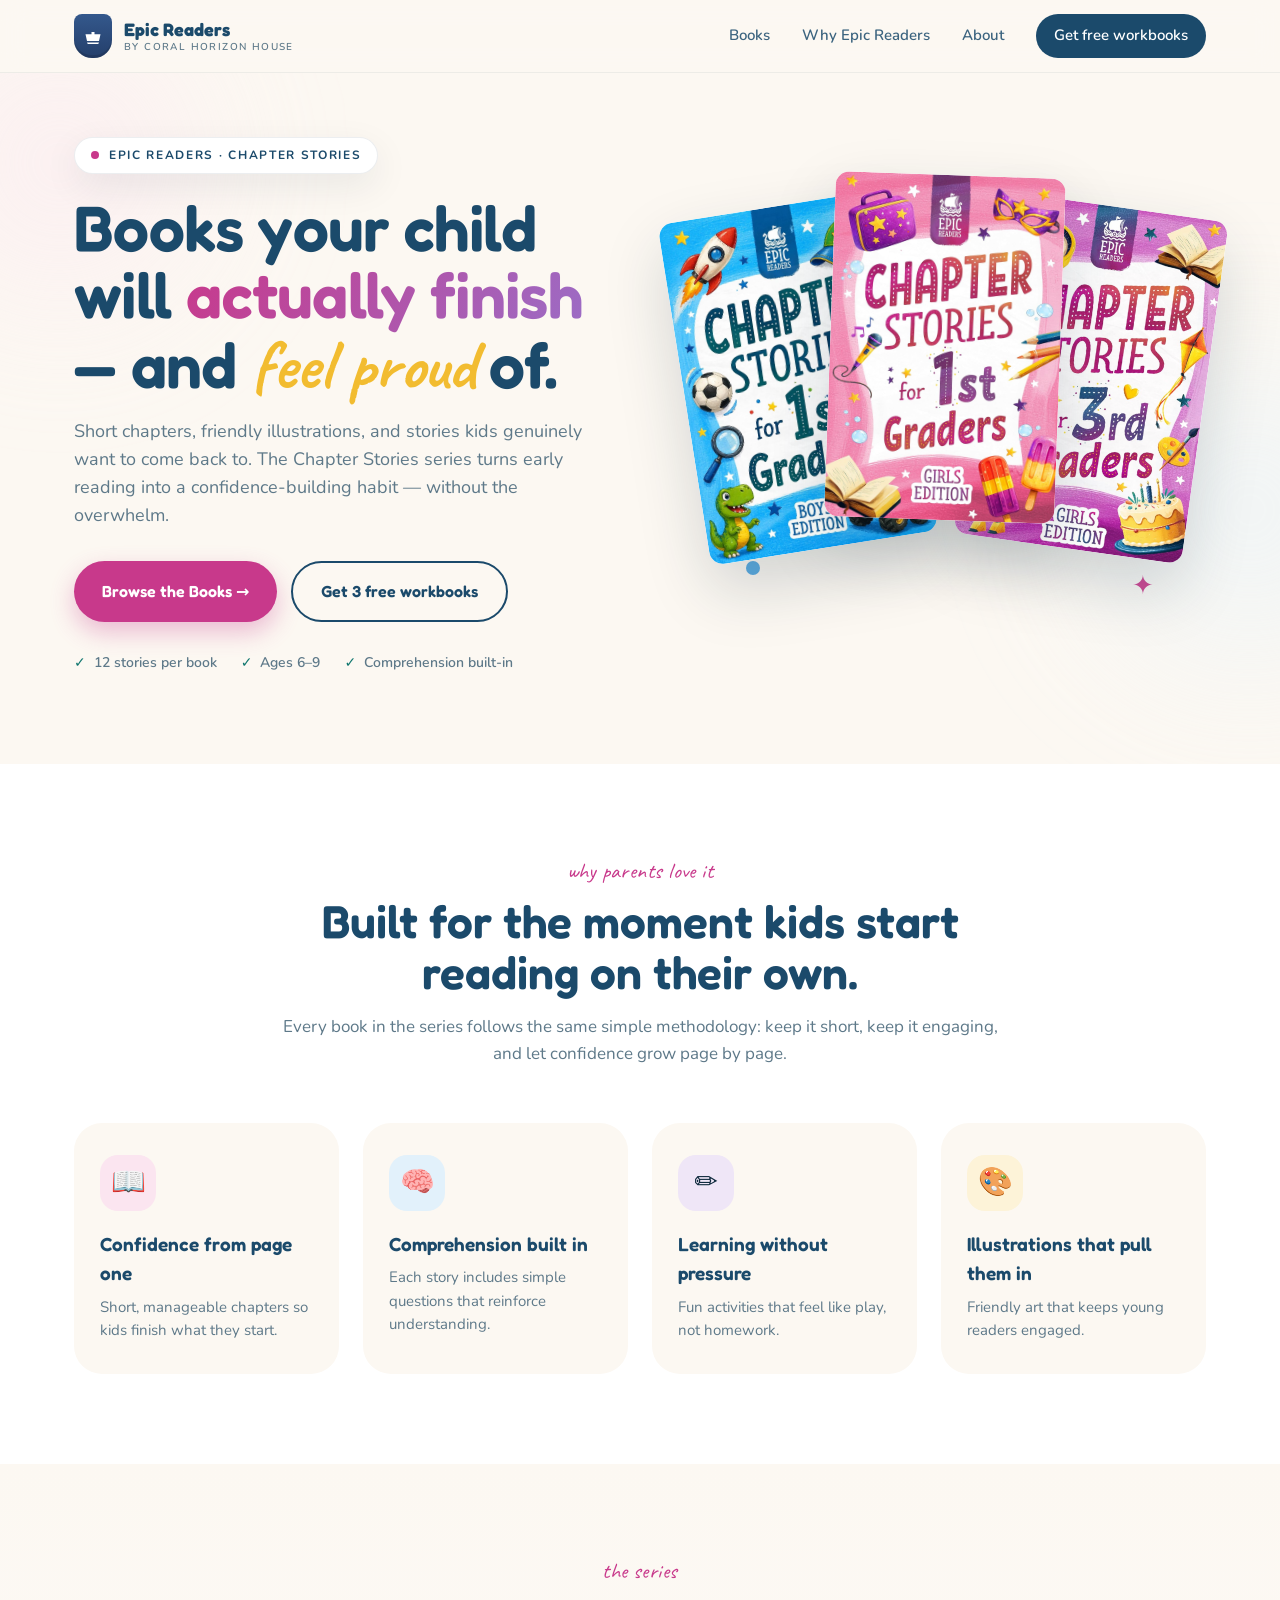
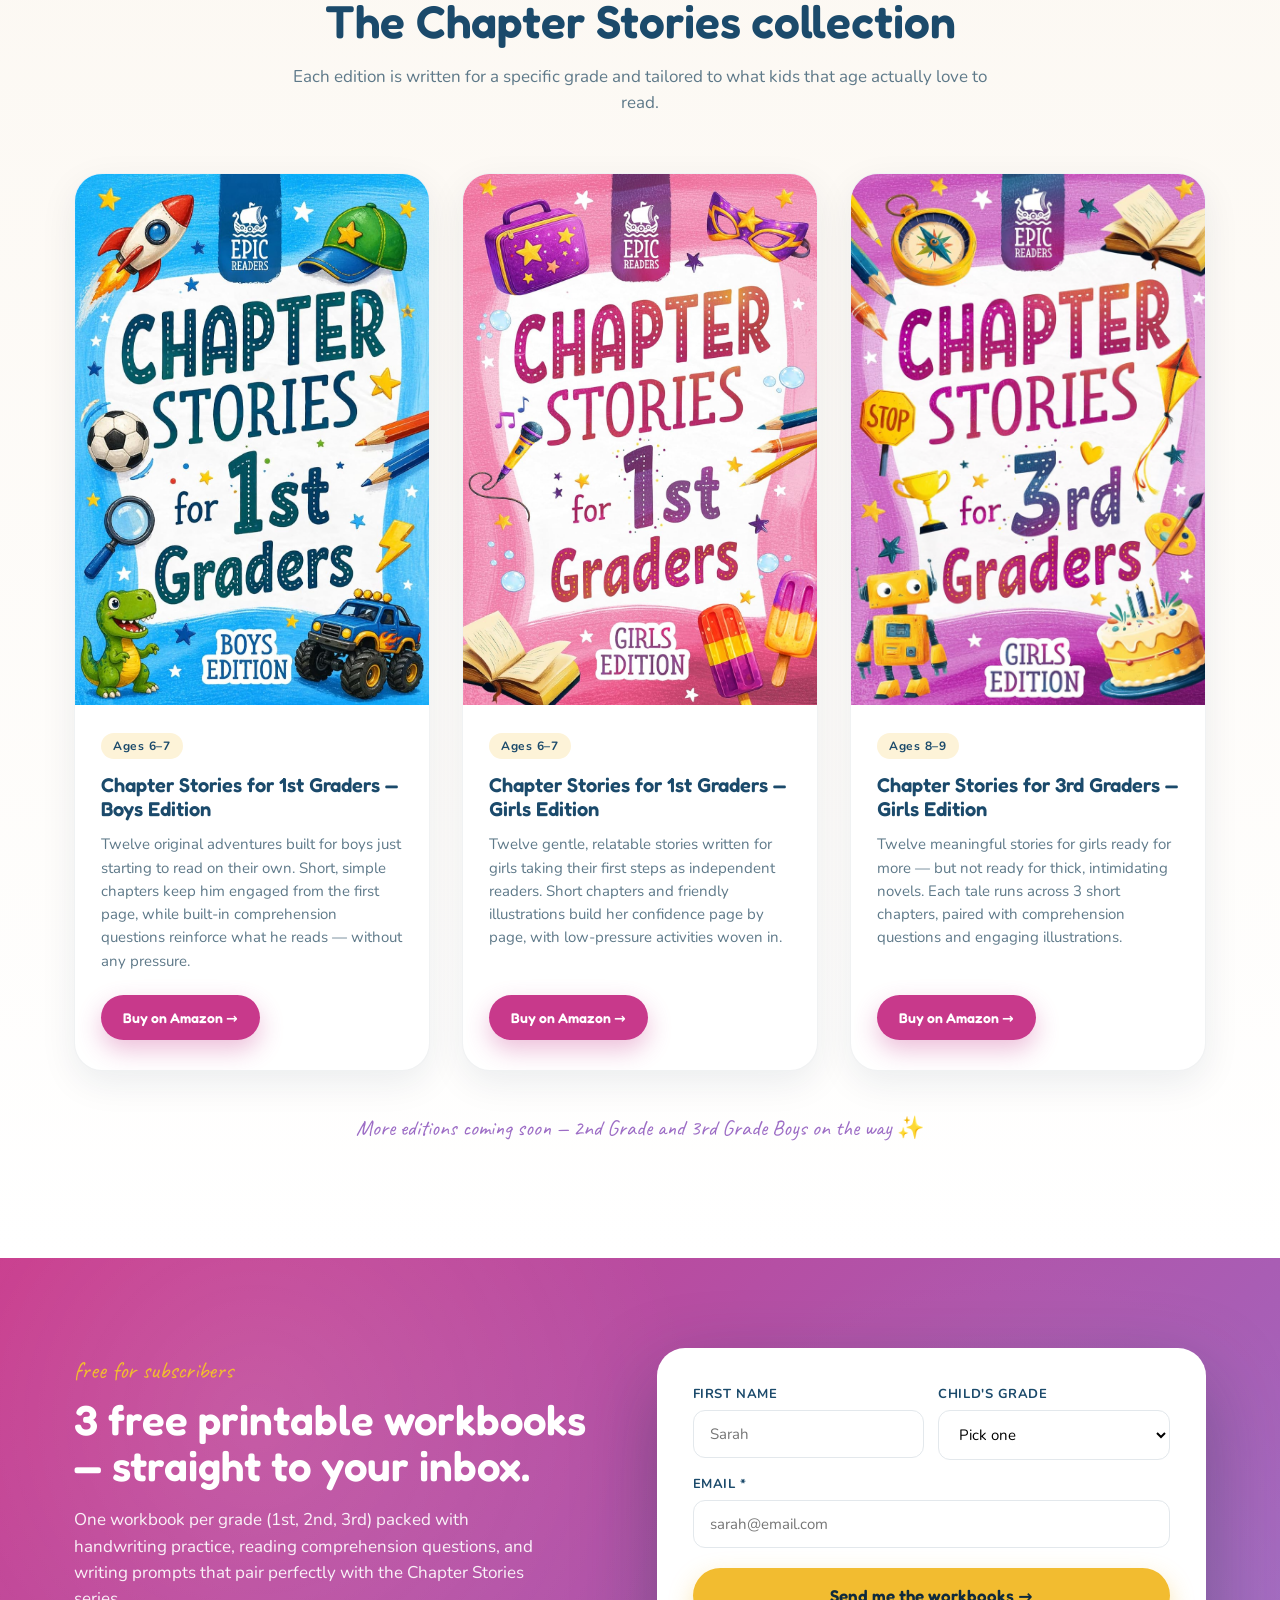
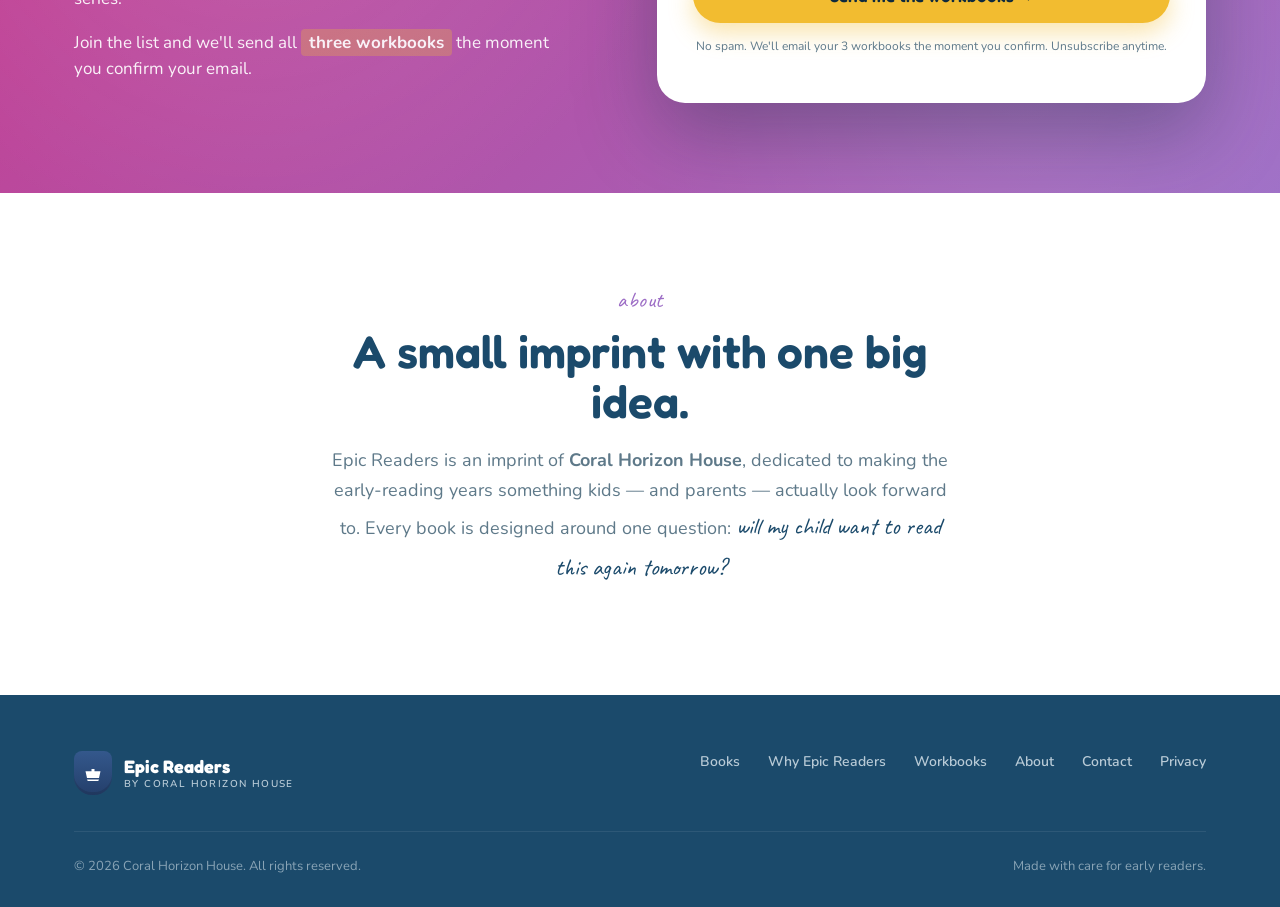
<file: epic-readers/index.html>
<!doctype html>
<html lang="en">
<head>
  <meta charset="utf-8" />
  <meta name="viewport" content="width=device-width, initial-scale=1" />
  <title>Epic Readers — Chapter Stories for early readers</title>
  <meta name="description" content="Epic Readers Chapter Stories: short, confidence-building books for kids ages 6–9. Get 3 free printable workbooks (1st, 2nd, 3rd grade) when you join the list." />

  <link rel="preconnect" href="https://fonts.googleapis.com" />
  <link rel="preconnect" href="https://fonts.gstatic.com" crossorigin />
  <link href="https://fonts.googleapis.com/css2?family=Fredoka:wght@500;600;700&family=Nunito:wght@400;600;700;800&family=Caveat:wght@600;700&display=swap" rel="stylesheet" />

  <style>
    :root {
      --pink: #c8398b;
      --pink-soft: #fbe5f0;
      --blue: #4ba3df;
      --blue-soft: #e2f1fb;
      --purple: #9c6cc5;
      --purple-soft: #efe6f7;
      --yellow: #f2bc30;
      --yellow-soft: #fdf3d8;
      --navy: #1b4a6b;
      --ink: #0f2a3d;
      --cream: #fcf8f2;
      --paper: #ffffff;
      --muted: #5e7989;
      --teal: #0f766e;

      --max: 1180px;
      --radius-card: 28px;
      --radius-btn: 999px;
      --shadow-soft: 0 12px 36px rgba(15, 42, 61, 0.08);
      --shadow-pop: 0 28px 64px rgba(15, 42, 61, 0.18);

      --font-display: "Fredoka", system-ui, sans-serif;
      --font-body: "Nunito", system-ui, sans-serif;
      --font-hand: "Caveat", cursive;
    }

    * { box-sizing: border-box; }
    html { scroll-behavior: smooth; }
    body {
      margin: 0;
      font-family: var(--font-body);
      color: var(--ink);
      background: var(--cream);
      line-height: 1.55;
      -webkit-font-smoothing: antialiased;
      overflow-x: hidden;
    }
    img { max-width: 100%; display: block; }
    a { color: inherit; }

    .wrap {
      width: 100%;
      max-width: var(--max);
      margin: 0 auto;
      padding: 0 24px;
    }

    /* ---------- HEADER ---------- */
    .header {
      position: sticky;
      top: 0;
      z-index: 50;
      backdrop-filter: blur(14px);
      background: rgba(252, 248, 242, 0.85);
      border-bottom: 1px solid rgba(15, 42, 61, 0.06);
    }
    .header__inner {
      display: flex;
      align-items: center;
      justify-content: space-between;
      height: 72px;
      gap: 20px;
    }
    .brand {
      display: flex;
      align-items: center;
      gap: 12px;
      font-family: var(--font-display);
      font-weight: 700;
      font-size: 18px;
      color: var(--navy);
      text-decoration: none;
    }
    .brand__shield {
      width: 38px;
      height: 44px;
      display: grid;
      place-items: center;
      background: linear-gradient(180deg, #34588c 0%, #243f6b 100%);
      border-radius: 8px 8px 18px 18px;
      color: #fff;
      font-family: var(--font-display);
      font-size: 9px;
      font-weight: 700;
      letter-spacing: 0.05em;
      line-height: 1;
      padding-top: 4px;
      box-shadow: inset 0 -3px 0 rgba(0,0,0,0.12);
    }
    .brand__shield svg { width: 18px; height: 14px; }
    .brand__name { display: flex; flex-direction: column; line-height: 1; }
    .brand__name small {
      font-family: var(--font-body);
      font-weight: 600;
      font-size: 10px;
      letter-spacing: 0.14em;
      text-transform: uppercase;
      color: var(--muted);
      margin-top: 4px;
    }
    .nav {
      display: flex;
      align-items: center;
      gap: 32px;
    }
    .nav a {
      text-decoration: none;
      font-weight: 600;
      font-size: 15px;
      color: var(--navy);
      opacity: 0.85;
      transition: opacity 0.2s;
    }
    .nav a:hover { opacity: 1; }
    .nav__cta {
      background: var(--navy);
      color: #fff !important;
      padding: 10px 18px;
      border-radius: var(--radius-btn);
      opacity: 1 !important;
      transition: transform 0.2s, box-shadow 0.2s;
    }
    .nav__cta:hover { transform: translateY(-1px); box-shadow: 0 8px 20px rgba(27, 74, 107, 0.25); }

    /* ---------- BUTTONS ---------- */
    .btn {
      display: inline-flex;
      align-items: center;
      justify-content: center;
      gap: 8px;
      font-family: var(--font-display);
      font-weight: 600;
      font-size: 16px;
      padding: 16px 28px;
      border-radius: var(--radius-btn);
      text-decoration: none;
      cursor: pointer;
      border: none;
      transition: transform 0.2s, box-shadow 0.2s, background 0.2s;
      white-space: nowrap;
    }
    .btn--primary {
      background: var(--pink);
      color: #fff;
      box-shadow: 0 10px 24px rgba(200, 57, 139, 0.32);
    }
    .btn--primary:hover { transform: translateY(-2px); box-shadow: 0 14px 32px rgba(200, 57, 139, 0.42); }
    .btn--secondary {
      background: var(--cream);
      color: var(--navy);
      border: 2px solid var(--navy);
    }
    .btn--secondary:hover { background: var(--navy); color: #fff; }
    .btn--yellow {
      background: var(--yellow);
      color: var(--ink);
      box-shadow: 0 10px 24px rgba(242, 188, 48, 0.4);
    }
    .btn--yellow:hover { transform: translateY(-2px); box-shadow: 0 14px 32px rgba(242, 188, 48, 0.5); }

    /* ---------- HERO ---------- */
    .hero {
      position: relative;
      padding: 64px 0 90px;
      overflow: hidden;
    }
    .hero::before, .hero::after {
      content: "";
      position: absolute;
      border-radius: 50%;
      filter: blur(60px);
      opacity: 0.55;
      pointer-events: none;
    }
    .hero::before {
      width: 420px; height: 420px;
      top: -120px; left: -150px;
      background: radial-gradient(circle, var(--pink-soft), transparent 70%);
    }
    .hero::after {
      width: 460px; height: 460px;
      top: 30%; right: -200px;
      background: radial-gradient(circle, var(--blue-soft), transparent 70%);
    }
    .hero__grid {
      display: grid;
      grid-template-columns: 1.05fr 1fr;
      gap: 60px;
      align-items: center;
      position: relative;
      z-index: 1;
    }
    .eyebrow {
      display: inline-flex;
      align-items: center;
      gap: 10px;
      background: #fff;
      border: 1px solid rgba(15, 42, 61, 0.08);
      padding: 8px 16px;
      border-radius: var(--radius-btn);
      font-size: 12px;
      font-weight: 700;
      letter-spacing: 0.14em;
      text-transform: uppercase;
      color: var(--navy);
      box-shadow: var(--shadow-soft);
    }
    .eyebrow__dot {
      width: 8px; height: 8px;
      background: var(--pink);
      border-radius: 50%;
    }
    .hero__title {
      font-family: var(--font-display);
      font-weight: 600;
      font-size: clamp(40px, 5.6vw, 64px);
      line-height: 1.05;
      letter-spacing: -0.01em;
      color: var(--navy);
      margin: 20px 0 16px;
    }
    .hero__title .accent {
      position: relative;
      background: linear-gradient(120deg, var(--pink), var(--purple));
      -webkit-background-clip: text;
      background-clip: text;
      color: transparent;
    }
    .hero__title .scribble {
      font-family: var(--font-hand);
      font-weight: 700;
      color: var(--yellow);
      font-size: 1.1em;
    }
    .hero__sub {
      font-size: 18px;
      color: var(--muted);
      max-width: 520px;
      margin: 0 0 32px;
    }
    .hero__ctas {
      display: flex;
      gap: 14px;
      flex-wrap: wrap;
    }
    .hero__trust {
      margin-top: 30px;
      display: flex;
      gap: 24px;
      flex-wrap: wrap;
      font-size: 14px;
      color: var(--muted);
      font-weight: 600;
    }
    .hero__trust span {
      display: inline-flex;
      align-items: center;
      gap: 8px;
    }
    .hero__trust span::before {
      content: "✓";
      color: var(--teal);
      font-weight: 800;
    }

    /* Hero visual — three covers fanned */
    .hero__visual {
      position: relative;
      min-height: 460px;
    }
    .hero__cover {
      position: absolute;
      width: 230px;
      aspect-ratio: 2/3;
      border-radius: 14px;
      box-shadow: var(--shadow-pop);
      overflow: hidden;
      transition: transform 0.4s ease;
      background: #fff;
    }
    .hero__cover img, .book__cover-wrap img {
      width: 100%;
      height: 100%;
      object-fit: cover;
      display: block;
    }
    .hero__cover:hover { transform: translateY(-6px) rotate(0deg) !important; }
    .hero__cover--1 { left: 0; top: 30px; transform: rotate(-9deg); z-index: 1; }
    .hero__cover--2 { left: 50%; top: 0; transform: translateX(-50%) rotate(2deg); z-index: 3; }
    .hero__cover--3 { right: 0; top: 30px; transform: rotate(8deg); z-index: 2; }

    /* Cover placeholder (used until real covers are dropped in) */
    .cover-ph {
      width: 100%; height: 100%;
      position: relative;
      display: flex;
      flex-direction: column;
      align-items: center;
      justify-content: center;
      padding: 16px;
      color: #fff;
      text-align: center;
      font-family: var(--font-display);
      gap: 10px;
    }
    .cover-ph::before {
      content: "";
      position: absolute; inset: 14% 10%;
      background: rgba(255,255,255,0.92);
      border-radius: 18px;
    }
    .cover-ph__shield {
      position: absolute;
      top: 12px;
      background: rgba(255,255,255,0.95);
      color: var(--navy);
      padding: 6px 12px;
      border-radius: 6px 6px 16px 16px;
      font-size: 9px;
      letter-spacing: 0.12em;
      font-weight: 700;
      z-index: 2;
    }
    .cover-ph__title {
      position: relative; z-index: 2;
      font-size: 22px;
      line-height: 1;
      margin-top: 16px;
      letter-spacing: -0.01em;
    }
    .cover-ph__grade {
      position: relative; z-index: 2;
      font-size: 38px;
      font-weight: 700;
      line-height: 1;
    }
    .cover-ph__edition {
      position: absolute;
      bottom: 22px; z-index: 2;
      background: #fff;
      padding: 6px 14px;
      border-radius: 4px;
      font-size: 11px;
      letter-spacing: 0.15em;
      font-weight: 700;
    }
    .cover-ph--pink     { background: linear-gradient(180deg, #d65baa, #b6307a); }
    .cover-ph--pink     .cover-ph__title, .cover-ph--pink .cover-ph__grade, .cover-ph--pink .cover-ph__edition { color: var(--pink); }
    .cover-ph--blue     { background: linear-gradient(180deg, #6ec0f0, #3287c0); }
    .cover-ph--blue     .cover-ph__title, .cover-ph--blue .cover-ph__grade, .cover-ph--blue .cover-ph__edition { color: var(--navy); }
    .cover-ph--purple   { background: linear-gradient(180deg, #b48cd4, #8a55b8); }
    .cover-ph--purple   .cover-ph__title, .cover-ph--purple .cover-ph__grade, .cover-ph--purple .cover-ph__edition { color: var(--purple); }

    /* Floating accents around hero */
    .float {
      position: absolute;
      font-family: var(--font-display);
      font-weight: 700;
      pointer-events: none;
      opacity: 0.9;
    }
    .float--star1 { top: 10px; left: 30%; color: var(--yellow); font-size: 32px; transform: rotate(15deg); }
    .float--star2 { bottom: 30px; right: 10%; color: var(--pink); font-size: 26px; }
    .float--dot   { bottom: 60px; left: 12%; width: 14px; height: 14px; background: var(--blue); border-radius: 50%; }

    /* ---------- SECTIONS ---------- */
    section { padding: 90px 0; position: relative; }
    .section__head { text-align: center; max-width: 720px; margin: 0 auto 56px; }
    .section__eyebrow {
      font-family: var(--font-hand);
      font-size: 22px;
      color: var(--pink);
      letter-spacing: 0.02em;
    }
    .section__title {
      font-family: var(--font-display);
      font-weight: 600;
      font-size: clamp(32px, 4vw, 46px);
      line-height: 1.1;
      color: var(--navy);
      margin: 8px 0 16px;
    }
    .section__sub {
      font-size: 17px;
      color: var(--muted);
    }

    /* ---------- WHY ---------- */
    .why { background: var(--paper); }
    .why__grid {
      display: grid;
      grid-template-columns: repeat(4, 1fr);
      gap: 24px;
    }
    .pillar {
      background: var(--cream);
      border-radius: var(--radius-card);
      padding: 32px 26px;
      position: relative;
      transition: transform 0.3s, box-shadow 0.3s;
    }
    .pillar:hover { transform: translateY(-6px); box-shadow: var(--shadow-soft); }
    .pillar__icon {
      width: 56px; height: 56px;
      border-radius: 18px;
      display: grid; place-items: center;
      font-size: 28px;
      margin-bottom: 18px;
    }
    .pillar--pink   .pillar__icon { background: var(--pink-soft); }
    .pillar--blue   .pillar__icon { background: var(--blue-soft); }
    .pillar--purple .pillar__icon { background: var(--purple-soft); }
    .pillar--yellow .pillar__icon { background: var(--yellow-soft); }
    .pillar__title {
      font-family: var(--font-display);
      font-weight: 600;
      font-size: 19px;
      color: var(--navy);
      margin: 0 0 8px;
    }
    .pillar__text { color: var(--muted); font-size: 15px; margin: 0; }

    /* ---------- BOOKS ---------- */
    .books { background: linear-gradient(180deg, var(--cream) 0%, var(--paper) 100%); }
    .books__grid {
      display: grid;
      grid-template-columns: repeat(3, 1fr);
      gap: 32px;
    }
    .book {
      background: #fff;
      border-radius: var(--radius-card);
      overflow: hidden;
      border: 1px solid rgba(15, 42, 61, 0.06);
      box-shadow: var(--shadow-soft);
      display: flex;
      flex-direction: column;
      transition: transform 0.3s, box-shadow 0.3s;
    }
    .book:hover { transform: translateY(-8px); box-shadow: var(--shadow-pop); }
    .book__cover-wrap {
      aspect-ratio: 2/3;
      position: relative;
      overflow: hidden;
    }
    .book__cover-wrap .cover-ph {
      position: absolute; inset: 0;
    }
    .book__cover-wrap--pink   { background: linear-gradient(180deg, #f7c0dd, #e591bf); }
    .book__cover-wrap--blue   { background: linear-gradient(180deg, #bee0f4, #80b9de); }
    .book__cover-wrap--purple { background: linear-gradient(180deg, #d9c3eb, #b497d4); }
    .book__body {
      padding: 28px 26px 30px;
      display: flex;
      flex-direction: column;
      flex: 1;
    }
    .book__age {
      display: inline-block;
      background: var(--yellow-soft);
      color: var(--navy);
      padding: 4px 12px;
      border-radius: var(--radius-btn);
      font-size: 12px;
      font-weight: 700;
      letter-spacing: 0.06em;
      width: fit-content;
      margin-bottom: 14px;
    }
    .book__title {
      font-family: var(--font-display);
      font-weight: 600;
      font-size: 20px;
      color: var(--navy);
      margin: 0 0 12px;
      line-height: 1.2;
    }
    .book__desc {
      font-size: 15px;
      color: var(--muted);
      margin: 0 0 22px;
      flex: 1;
    }
    .book .btn {
      align-self: flex-start;
      padding: 12px 22px;
      font-size: 14px;
    }
    .books__more {
      text-align: center;
      margin-top: 40px;
      font-family: var(--font-hand);
      font-size: 22px;
      color: var(--purple);
    }

    /* ---------- SIGNUP ---------- */
    .signup {
      background: linear-gradient(135deg, #c8398b 0%, #9c6cc5 100%);
      color: #fff;
      position: relative;
      overflow: hidden;
    }
    .signup::before {
      content: "";
      position: absolute; inset: 0;
      background-image:
        radial-gradient(circle at 20% 30%, rgba(255,255,255,0.12) 0, transparent 40%),
        radial-gradient(circle at 80% 80%, rgba(255,255,255,0.1) 0, transparent 40%);
    }
    .signup__inner {
      position: relative;
      display: grid;
      grid-template-columns: 1fr 1.05fr;
      gap: 60px;
      align-items: center;
    }
    .signup__eyebrow {
      font-family: var(--font-hand);
      font-size: 24px;
      color: var(--yellow);
    }
    .signup__title {
      font-family: var(--font-display);
      font-weight: 600;
      font-size: clamp(30px, 4vw, 42px);
      line-height: 1.1;
      margin: 8px 0 18px;
    }
    .signup__body { font-size: 17px; opacity: 0.92; max-width: 480px; }
    .signup__body strong { background: rgba(242, 188, 48, 0.3); padding: 2px 8px; border-radius: 4px; }

    .form {
      background: #fff;
      color: var(--ink);
      padding: 36px;
      border-radius: var(--radius-card);
      box-shadow: 0 30px 80px rgba(15, 42, 61, 0.35);
    }
    .form__row {
      display: grid;
      grid-template-columns: 1fr 1fr;
      gap: 14px;
    }
    .form__field { display: flex; flex-direction: column; gap: 6px; margin-bottom: 14px; }
    .form__field label {
      font-size: 13px;
      font-weight: 700;
      color: var(--navy);
      letter-spacing: 0.04em;
      text-transform: uppercase;
    }
    .form__field input, .form__field select {
      font-family: var(--font-body);
      font-size: 15px;
      padding: 13px 16px;
      border: 1.5px solid #e3e8ec;
      border-radius: 12px;
      background: #fff;
      transition: border-color 0.2s, box-shadow 0.2s;
    }
    .form__field input:focus, .form__field select:focus {
      outline: none;
      border-color: var(--pink);
      box-shadow: 0 0 0 4px rgba(200, 57, 139, 0.12);
    }
    .form .btn { width: 100%; margin-top: 6px; padding: 17px; font-size: 17px; }
    .form__fine {
      margin-top: 14px;
      font-size: 12px;
      color: var(--muted);
      text-align: center;
    }

    /* ---------- ABOUT ---------- */
    .about {
      background: var(--paper);
      text-align: center;
    }
    .about__inner { max-width: 680px; margin: 0 auto; }
    .about__body {
      font-size: 18px;
      color: var(--muted);
      line-height: 1.7;
    }
    .about__body em {
      font-family: var(--font-hand);
      font-style: normal;
      font-size: 24px;
      color: var(--navy);
    }

    /* ---------- FOOTER ---------- */
    .footer {
      background: var(--navy);
      color: #b8cad6;
      padding: 56px 0 30px;
    }
    .footer__top {
      display: flex;
      justify-content: space-between;
      align-items: flex-start;
      flex-wrap: wrap;
      gap: 32px;
      padding-bottom: 36px;
      border-bottom: 1px solid rgba(255, 255, 255, 0.08);
    }
    .footer .brand { color: #fff; }
    .footer .brand small { color: #b8cad6; }
    .footer__links {
      display: flex;
      gap: 28px;
      flex-wrap: wrap;
    }
    .footer__links a {
      color: #b8cad6;
      text-decoration: none;
      font-size: 14px;
      font-weight: 600;
      transition: color 0.2s;
    }
    .footer__links a:hover { color: #fff; }
    .footer__bottom {
      padding-top: 24px;
      display: flex;
      justify-content: space-between;
      flex-wrap: wrap;
      gap: 12px;
      font-size: 13px;
      color: rgba(184, 202, 214, 0.7);
    }

    /* ---------- RESPONSIVE ---------- */
    @media (max-width: 900px) {
      .nav__links { display: none; }
      .hero { padding: 40px 0 60px; }
      .hero__grid { grid-template-columns: 1fr; gap: 48px; }
      .hero__visual { min-height: 380px; }
      .hero__cover { width: 180px; }
      .why__grid { grid-template-columns: repeat(2, 1fr); }
      .books__grid { grid-template-columns: 1fr; }
      .signup__inner { grid-template-columns: 1fr; gap: 40px; }
      .form { padding: 26px; }
      .form__row { grid-template-columns: 1fr; }
      section { padding: 64px 0; }
    }
    @media (max-width: 520px) {
      .header__inner { height: 64px; }
      .nav__cta { padding: 8px 14px; font-size: 14px; }
      .hero__cover { width: 150px; }
      .hero__cover--1 { left: 5%; }
      .hero__cover--3 { right: 5%; }
      .why__grid { grid-template-columns: 1fr; }
      .footer__top { flex-direction: column; }
    }

    /* ---------- ANIMATIONS ---------- */
    .reveal { opacity: 0; transform: translateY(20px); transition: opacity 0.7s ease, transform 0.7s ease; }
    .reveal.in { opacity: 1; transform: translateY(0); }
  </style>
</head>
<body>

  <!-- HEADER -->
  <header class="header">
    <div class="wrap header__inner">
      <a href="#" class="brand">
        <div class="brand__shield">
          <svg viewBox="0 0 24 18" fill="currentColor"><path d="M2 4h20l-2 9H4L2 4zm2 11h16l-1 2H5l-1-2zM10 1h4v3h-4z"/></svg>
        </div>
        <div class="brand__name">
          Epic Readers
          <small>By Coral Horizon House</small>
        </div>
      </a>
      <nav class="nav">
        <div class="nav__links" style="display: flex; gap: 32px;">
          <a href="#books">Books</a>
          <a href="#why">Why Epic Readers</a>
          <a href="#about">About</a>
        </div>
        <a href="#signup" class="nav__cta">Get free workbooks</a>
      </nav>
    </div>
  </header>

  <!-- HERO -->
  <section class="hero">
    <div class="wrap hero__grid">
      <div class="hero__copy reveal">
        <span class="eyebrow"><span class="eyebrow__dot"></span> Epic Readers · Chapter Stories</span>
        <h1 class="hero__title">
          Books your child will <span class="accent">actually finish</span> — and <span class="scribble">feel proud</span> of.
        </h1>
        <p class="hero__sub">
          Short chapters, friendly illustrations, and stories kids genuinely want to come back to. The Chapter Stories series turns early reading into a confidence-building habit — without the overwhelm.
        </p>
        <div class="hero__ctas">
          <a href="#books" class="btn btn--primary">Browse the Books →</a>
          <a href="#signup" class="btn btn--secondary">Get 3 free workbooks</a>
        </div>
        <div class="hero__trust">
          <span>12 stories per book</span>
          <span>Ages 6–9</span>
          <span>Comprehension built-in</span>
        </div>
      </div>

      <div class="hero__visual reveal">
        <span class="float float--star1">★</span>
        <span class="float float--star2">✦</span>
        <span class="float float--dot"></span>

        <!-- Cover 1: 1st Grade Boys -->
        <div class="hero__cover hero__cover--1">
          <img src="cover-boys-1st.jpg" alt="Chapter Stories for 1st Graders — Boys Edition" />
        </div>
        <!-- Cover 2: 1st Grade Girls (centered, top) -->
        <div class="hero__cover hero__cover--2">
          <img src="cover-girls-1st.jpg" alt="Chapter Stories for 1st Graders — Girls Edition" />
        </div>
        <!-- Cover 3: 3rd Grade Girls -->
        <div class="hero__cover hero__cover--3">
          <img src="cover-girls-3rd.png" alt="Chapter Stories for 3rd Graders — Girls Edition" />
        </div>
      </div>
    </div>
  </section>

  <!-- WHY EPIC READERS -->
  <section class="why" id="why">
    <div class="wrap">
      <div class="section__head reveal">
        <div class="section__eyebrow">why parents love it</div>
        <h2 class="section__title">Built for the moment kids start reading on their own.</h2>
        <p class="section__sub">Every book in the series follows the same simple methodology: keep it short, keep it engaging, and let confidence grow page by page.</p>
      </div>

      <div class="why__grid">
        <div class="pillar pillar--pink reveal">
          <div class="pillar__icon">📖</div>
          <h3 class="pillar__title">Confidence from page one</h3>
          <p class="pillar__text">Short, manageable chapters so kids finish what they start.</p>
        </div>
        <div class="pillar pillar--blue reveal">
          <div class="pillar__icon">🧠</div>
          <h3 class="pillar__title">Comprehension built in</h3>
          <p class="pillar__text">Each story includes simple questions that reinforce understanding.</p>
        </div>
        <div class="pillar pillar--purple reveal">
          <div class="pillar__icon">✏️</div>
          <h3 class="pillar__title">Learning without pressure</h3>
          <p class="pillar__text">Fun activities that feel like play, not homework.</p>
        </div>
        <div class="pillar pillar--yellow reveal">
          <div class="pillar__icon">🎨</div>
          <h3 class="pillar__title">Illustrations that pull them in</h3>
          <p class="pillar__text">Friendly art that keeps young readers engaged.</p>
        </div>
      </div>
    </div>
  </section>

  <!-- THE BOOKS -->
  <section class="books" id="books">
    <div class="wrap">
      <div class="section__head reveal">
        <div class="section__eyebrow">the series</div>
        <h2 class="section__title">The Chapter Stories collection</h2>
        <p class="section__sub">Each edition is written for a specific grade and tailored to what kids that age actually love to read.</p>
      </div>

      <div class="books__grid">
        <!-- Book 1: 1st Grade Boys -->
        <article class="book reveal">
          <div class="book__cover-wrap book__cover-wrap--blue">
            <img src="cover-boys-1st.jpg" alt="Chapter Stories for 1st Graders — Boys Edition" />
          </div>
          <div class="book__body">
            <span class="book__age">Ages 6–7</span>
            <h3 class="book__title">Chapter Stories for 1st Graders — Boys Edition</h3>
            <p class="book__desc">Twelve original adventures built for boys just starting to read on their own. Short, simple chapters keep him engaged from the first page, while built-in comprehension questions reinforce what he reads — without any pressure.</p>
            <a href="https://www.amazon.com/dp/B0H1XNY6BV" target="_blank" rel="noopener" class="btn btn--primary">Buy on Amazon →</a>
          </div>
        </article>

        <!-- Book 2: 1st Grade Girls -->
        <article class="book reveal">
          <div class="book__cover-wrap book__cover-wrap--pink">
            <img src="cover-girls-1st.jpg" alt="Chapter Stories for 1st Graders — Girls Edition" />
          </div>
          <div class="book__body">
            <span class="book__age">Ages 6–7</span>
            <h3 class="book__title">Chapter Stories for 1st Graders — Girls Edition</h3>
            <p class="book__desc">Twelve gentle, relatable stories written for girls taking their first steps as independent readers. Short chapters and friendly illustrations build her confidence page by page, with low-pressure activities woven in.</p>
            <a href="https://www.amazon.com/dp/B0GY76QD25" target="_blank" rel="noopener" class="btn btn--primary">Buy on Amazon →</a>
          </div>
        </article>

        <!-- Book 3: 3rd Grade Girls -->
        <article class="book reveal">
          <div class="book__cover-wrap book__cover-wrap--purple">
            <img src="cover-girls-3rd.png" alt="Chapter Stories for 3rd Graders — Girls Edition" />
          </div>
          <div class="book__body">
            <span class="book__age">Ages 8–9</span>
            <h3 class="book__title">Chapter Stories for 3rd Graders — Girls Edition</h3>
            <p class="book__desc">Twelve meaningful stories for girls ready for more — but not ready for thick, intimidating novels. Each tale runs across 3 short chapters, paired with comprehension questions and engaging illustrations.</p>
            <a href="https://www.amazon.com/dp/B0GXN8T6BP" target="_blank" rel="noopener" class="btn btn--primary">Buy on Amazon →</a>
          </div>
        </article>
      </div>

      <p class="books__more">More editions coming soon — 2nd Grade and 3rd Grade Boys on the way ✨</p>
    </div>
  </section>

  <!-- EMAIL SIGNUP -->
  <section class="signup" id="signup">
    <div class="wrap signup__inner">
      <div class="signup__copy reveal">
        <div class="signup__eyebrow">free for subscribers</div>
        <h2 class="signup__title">3 free printable workbooks — straight to your inbox.</h2>
        <p class="signup__body">
          One workbook per grade (1st, 2nd, 3rd) packed with handwriting practice, reading comprehension questions, and writing prompts that pair perfectly with the Chapter Stories series.
        </p>
        <p class="signup__body">
          Join the list and we'll send all <strong>three workbooks</strong> the moment you confirm your email.
        </p>
      </div>

      <form
        id="signup-form"
        class="form reveal"
        action="https://app.kit.com/forms/9454239/subscriptions"
        method="post">
        <div class="form__row">
          <div class="form__field">
            <label for="firstName">First name</label>
            <input id="firstName" name="fields[first_name]" type="text" placeholder="Sarah" />
          </div>
          <div class="form__field">
            <label for="grade">Child's grade</label>
            <select id="grade" name="fields[grade]">
              <option value="">Pick one</option>
              <option>1st grade</option>
              <option>2nd grade</option>
              <option>3rd grade</option>
              <option>Other</option>
            </select>
          </div>
        </div>
        <div class="form__field">
          <label for="email_address">Email *</label>
          <input id="email_address" name="email_address" type="email" required placeholder="sarah@email.com" />
        </div>
        <button type="submit" class="btn btn--yellow">
          <span>Send me the workbooks →</span>
        </button>
        <p class="form__fine">No spam. We'll email your 3 workbooks the moment you confirm. Unsubscribe anytime.</p>
      </form>
      <script>
        (function () {
          var form = document.getElementById('signup-form');
          if (!form) return;
          form.addEventListener('submit', function (e) {
            e.preventDefault();
            var btn = form.querySelector('button[type="submit"]');
            if (btn) { btn.disabled = true; btn.innerHTML = '<span>Sending…</span>'; }
            var data = new FormData(form);
            fetch(form.action, { method: 'POST', body: data, mode: 'no-cors' })
              .catch(function () {})
              .finally(function () {
                window.location.href = '/epic-readers/thank-you/';
              });
          });
        })();
      </script>
    </div>
  </section>

  <!-- ABOUT -->
  <section class="about" id="about">
    <div class="wrap about__inner reveal">
      <div class="section__eyebrow" style="color: var(--purple);">about</div>
      <h2 class="section__title">A small imprint with one big idea.</h2>
      <p class="about__body">
        Epic Readers is an imprint of <strong>Coral Horizon House</strong>, dedicated to making the early-reading years something kids — and parents — actually look forward to. Every book is designed around one question: <em>will my child want to read this again tomorrow?</em>
      </p>
    </div>
  </section>

  <!-- FOOTER -->
  <footer class="footer">
    <div class="wrap">
      <div class="footer__top">
        <a href="#" class="brand">
          <div class="brand__shield">
            <svg viewBox="0 0 24 18" fill="currentColor"><path d="M2 4h20l-2 9H4L2 4zm2 11h16l-1 2H5l-1-2zM10 1h4v3h-4z"/></svg>
          </div>
          <div class="brand__name">
            Epic Readers
            <small>By Coral Horizon House</small>
          </div>
        </a>
        <div class="footer__links">
          <a href="#books">Books</a>
          <a href="#why">Why Epic Readers</a>
          <a href="#signup">Workbooks</a>
          <a href="#about">About</a>
          <a href="#">Contact</a>
          <a href="#">Privacy</a>
        </div>
      </div>
      <div class="footer__bottom">
        <span>© 2026 Coral Horizon House. All rights reserved.</span>
        <span>Made with care for early readers.</span>
      </div>
    </div>
  </footer>

  <script>
    // Subtle scroll reveal
    const io = new IntersectionObserver((entries) => {
      entries.forEach((e) => {
        if (e.isIntersecting) {
          e.target.classList.add("in");
          io.unobserve(e.target);
        }
      });
    }, { threshold: 0.12 });
    document.querySelectorAll(".reveal").forEach((el) => io.observe(el));
  </script>
</body>
</html>
</file>
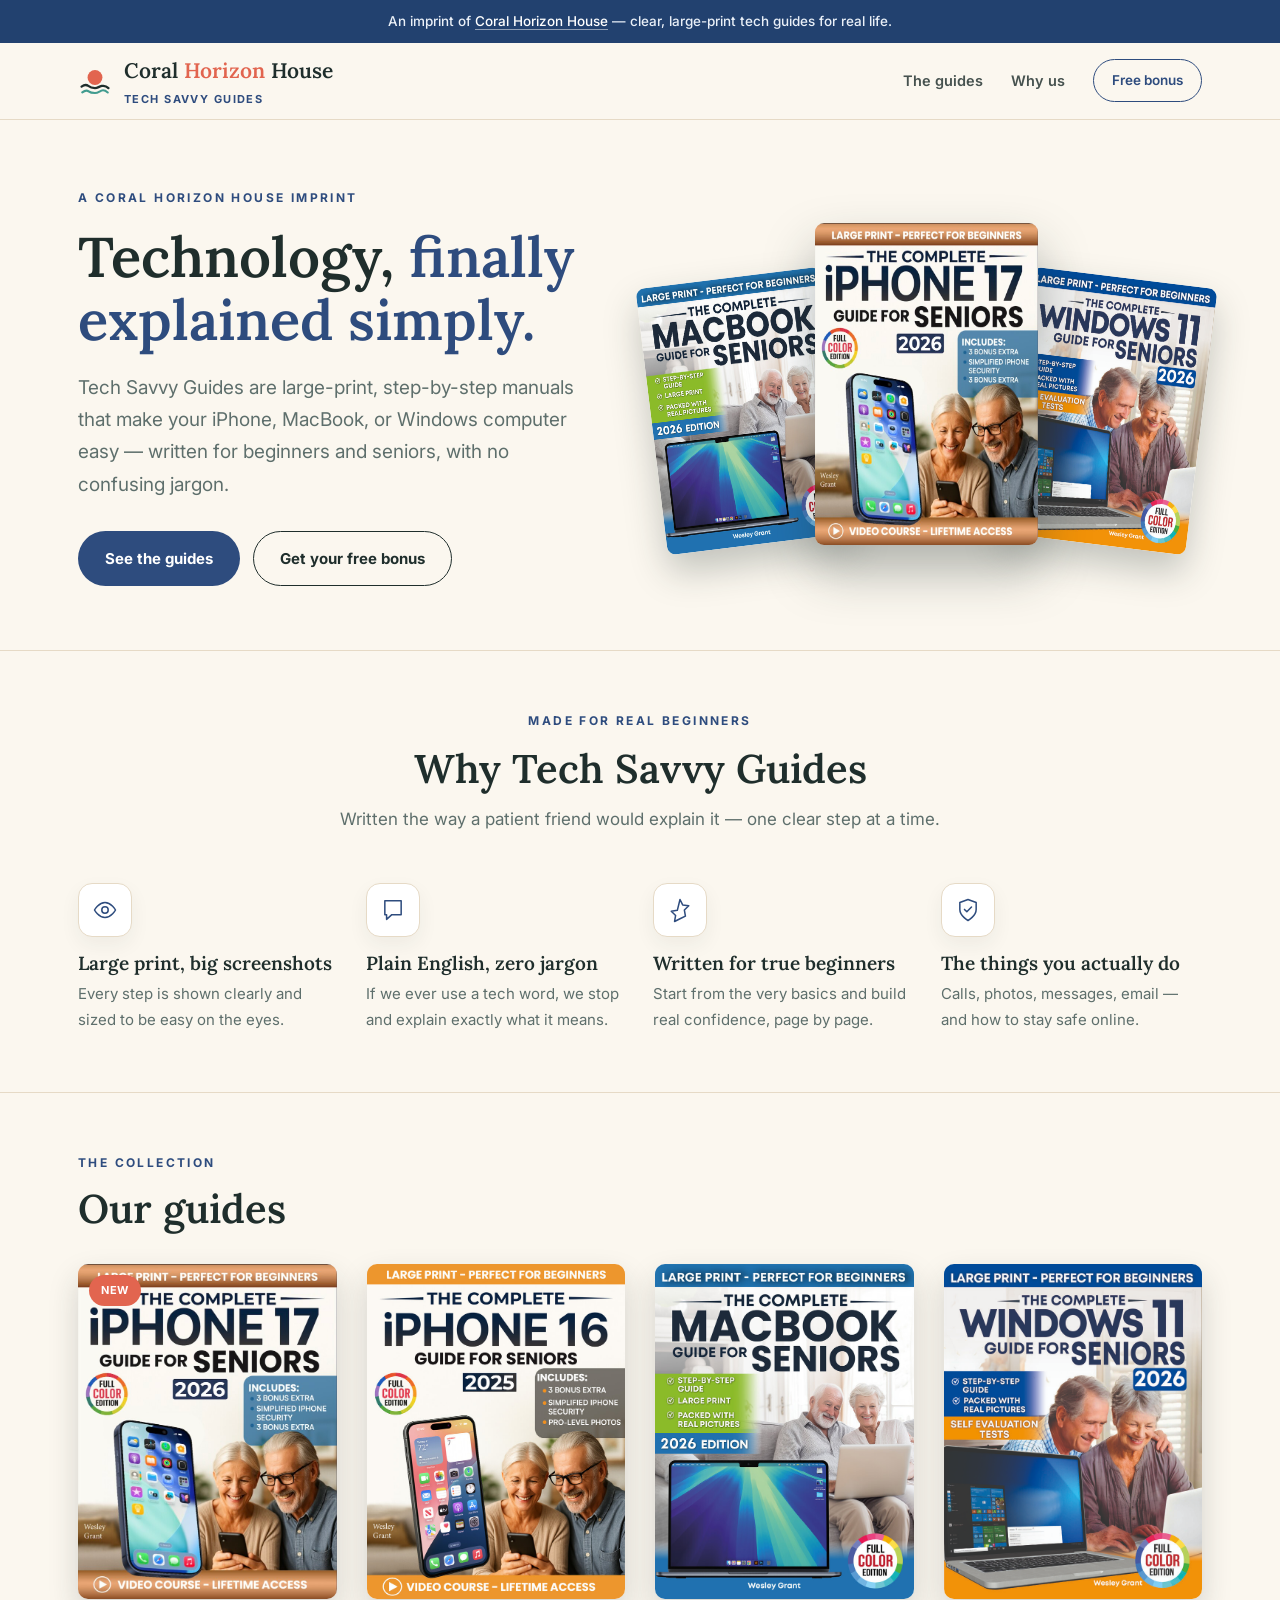
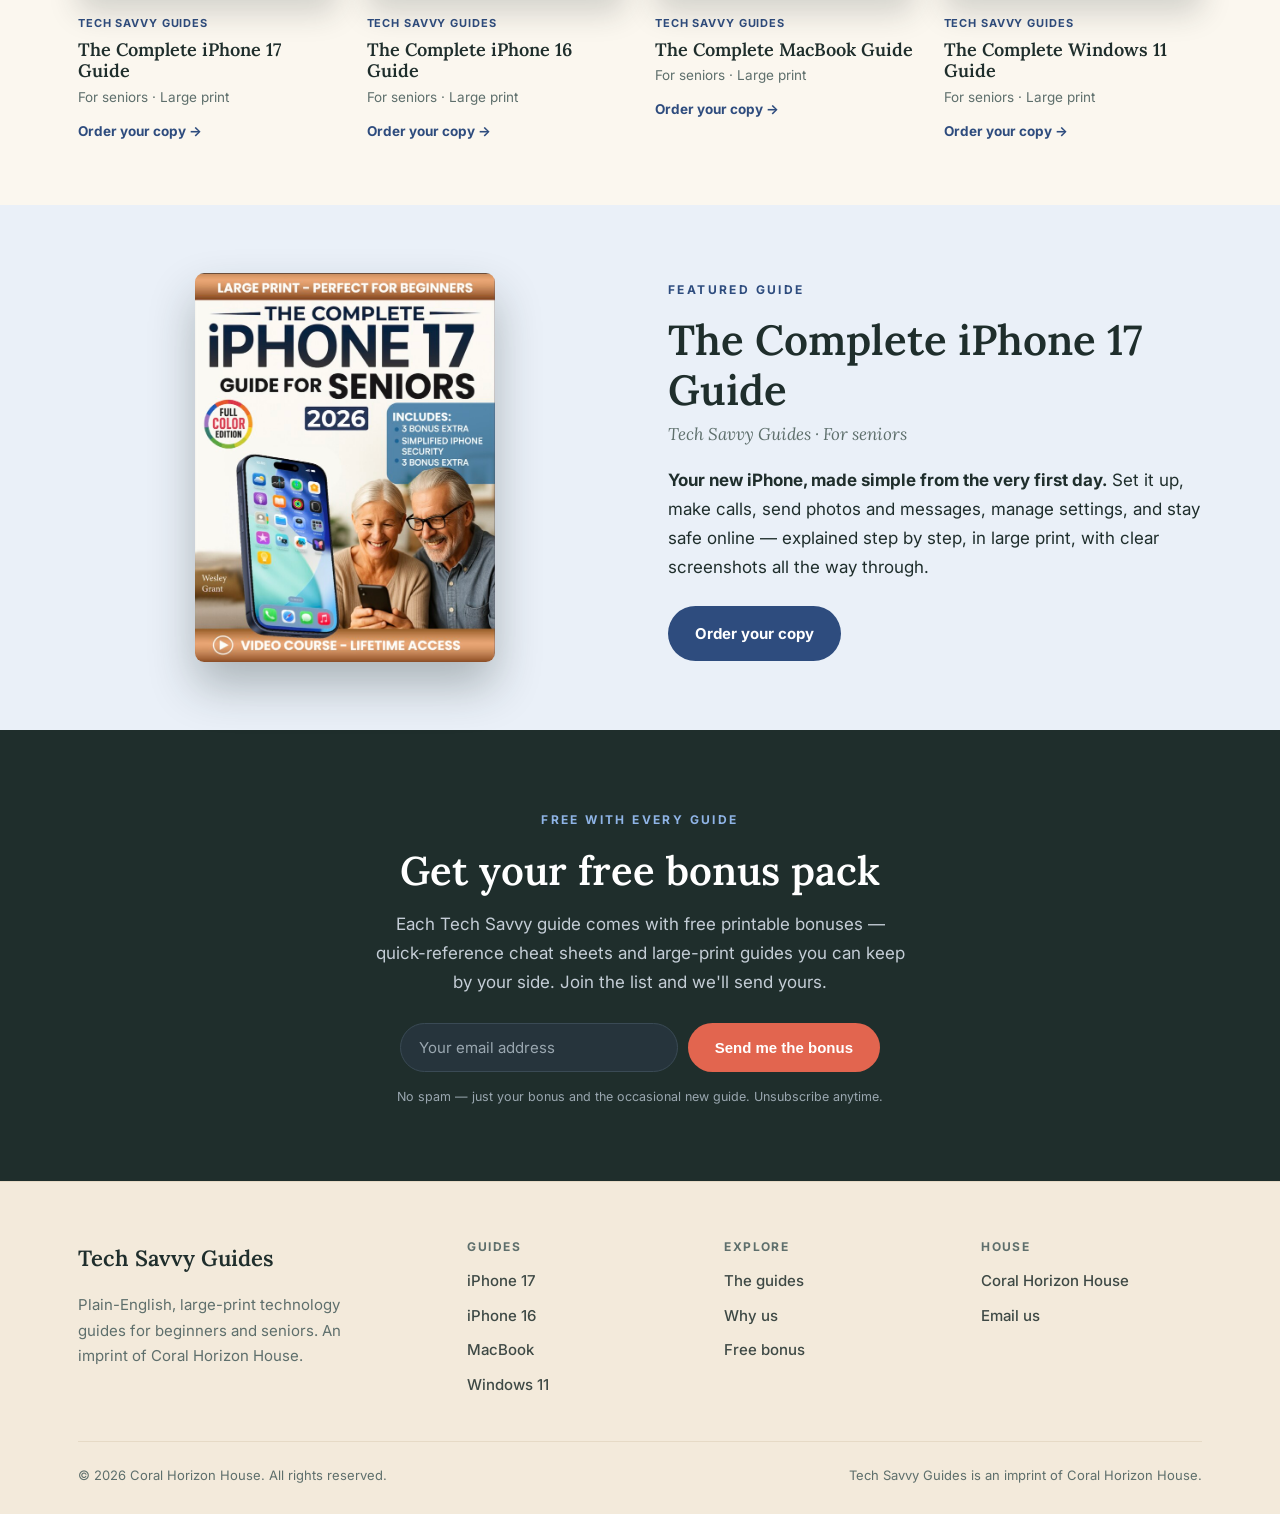
<file: tech-savvy-guides/index.html>
<!doctype html>
<html lang="en">
<head>
<meta charset="utf-8">
<meta name="viewport" content="width=device-width, initial-scale=1">
<title>Tech Savvy Guides — Technology, finally explained simply</title>
<meta name="description" content="Tech Savvy Guides are large-print, step-by-step manuals for iPhone, MacBook, and Windows — written for beginners and seniors, with no confusing jargon. An imprint of Coral Horizon House.">
<link rel="preconnect" href="https://fonts.googleapis.com">
<link rel="preconnect" href="https://fonts.gstatic.com" crossorigin>
<link href="https://fonts.googleapis.com/css2?family=Lora:ital,wght@0,400;0,500;0,600;0,700;1,400;1,500&family=Inter:wght@400;500;600;700;800&display=swap" rel="stylesheet">
<style>
  :root{
    --paper:#FBF7EF; --paper2:#F3EADB; --ink:#1F2E2C; --ink2:#5E6F6C; --line:#E6DAC6;
    --coral:#E2654F; --coral-deep:#C8533D; --gold:#C99A3B;
    --kind:#138577; --epic:#3F73B8; --tech:#2E4C7E; --tech-deep:#22416F;
    --tech-soft:#EAF0F8;
    --maxw:1180px;
  }
  *{box-sizing:border-box}
  html{scroll-behavior:smooth}
  body{margin:0; background:var(--paper); color:var(--ink); font-family:"Inter",system-ui,sans-serif; font-size:17px; line-height:1.7; -webkit-font-smoothing:antialiased;}
  h1,h2,h3,h4{font-family:"Lora",Georgia,serif; font-weight:600; line-height:1.18; margin:0;}
  a{color:inherit; text-decoration:none}
  img{max-width:100%; display:block}
  .wrap{max-width:var(--maxw); margin:0 auto; padding:0 28px;}
  .label{font-family:"Inter",sans-serif; font-weight:700; font-size:12px; letter-spacing:.2em; text-transform:uppercase; color:var(--tech);}
  .rule{height:1px; background:var(--line); border:0; margin:0;}
  section[id]{scroll-margin-top:96px;}

  .topbar{background:var(--tech-deep); color:#eaf0f8; text-align:center; font-size:13.5px; padding:10px 16px; font-weight:500;}
  .topbar a{color:#fff; border-bottom:1px solid rgba(255,255,255,.5);}

  header.nav{position:sticky; top:0; z-index:60; background:rgba(251,247,239,.92); backdrop-filter:blur(10px); border-bottom:1px solid var(--line);}
  .nav-in{display:flex; align-items:center; justify-content:space-between; height:76px;}
  .brand{display:flex; align-items:center; gap:12px;}
  .brand .name{font-family:"Lora",serif; font-weight:600; font-size:21px; color:var(--ink);}
  .brand .name b{font-weight:600; color:var(--coral);}
  .brand .imprint{font-family:"Inter",sans-serif; font-weight:700; font-size:11px; letter-spacing:.13em; text-transform:uppercase; color:var(--tech); margin-top:2px;}
  nav.links{display:flex; gap:28px; align-items:center}
  nav.links a{font-weight:600; font-size:14.5px; color:var(--ink); opacity:.82;}
  nav.links a:hover{opacity:1; color:var(--tech);}
  .nav-cta{border:1.5px solid var(--tech); border-radius:999px; padding:9px 18px !important; font-size:13.5px !important; opacity:1 !important; color:var(--tech) !important;}
  .nav-cta:hover{background:var(--tech); color:#fff !important;}
  @media(max-width:880px){ nav.links a:not(.nav-cta){display:none} }

  .btn{display:inline-flex; align-items:center; gap:9px; font-weight:700; font-size:15px; padding:14px 26px; border-radius:999px; transition:transform .15s, background .15s, color .15s; cursor:pointer; border:1.5px solid transparent;}
  .btn:hover{transform:translateY(-2px)}
  .btn-primary{background:var(--coral); color:#fff;}
  .btn-primary:hover{background:var(--coral-deep)}
  .btn-tech{background:var(--tech); color:#fff;}
  .btn-tech:hover{background:var(--tech-deep)}
  .btn-outline{border-color:var(--ink); color:var(--ink);}
  .btn-outline:hover{background:var(--ink); color:var(--paper)}

  /* HERO */
  .hero{padding:62px 0 64px;}
  .hero-grid{display:grid; grid-template-columns:1fr 1.05fr; gap:48px; align-items:center;}
  @media(max-width:900px){ .hero-grid{grid-template-columns:1fr; gap:46px; text-align:center;} }
  .hero .kicker{display:inline-block; margin-bottom:18px;}
  .hero h1{font-size:clamp(34px,4.6vw,56px); font-weight:600; color:var(--ink); max-width:15ch; line-height:1.12;}
  @media(max-width:900px){ .hero h1{margin:0 auto;} }
  .hero h1 .accent{color:var(--tech);}
  .hero p{font-size:clamp(16.5px,1.5vw,19px); color:var(--ink2); max-width:520px; margin:20px 0 30px;}
  @media(max-width:900px){ .hero p{margin-left:auto; margin-right:auto;} }
  .hero .btns{display:flex; gap:13px; flex-wrap:wrap;}
  @media(max-width:900px){ .hero .btns{justify-content:center;} }
  .hero-art{display:flex; justify-content:center; align-items:flex-end; padding:14px 0;}
  .hero-book{transition:transform .3s cubic-bezier(.2,.7,.3,1), box-shadow .3s;}
  .hero-book img{width:auto; border-radius:9px; display:block; box-shadow:0 18px 36px rgba(31,46,44,.26);}
  .hero-book.side img{height:268px;}
  .hero-book.mid img{height:322px; box-shadow:0 26px 50px rgba(31,46,44,.34);}
  .hero-book.left{transform:rotate(-7deg); margin-right:-22px; z-index:1;}
  .hero-book.right{transform:rotate(7deg); margin-left:-22px; z-index:1;}
  .hero-book.mid{z-index:3;}
  .hero-book:hover{transform:translateY(-16px) rotate(0deg) scale(1.05); z-index:5;}
  @media(max-width:480px){ .hero-book.side img{height:172px} .hero-book.mid img{height:206px} .hero-book.left{margin-right:-12px} .hero-book.right{margin-left:-12px} }

  section.block{padding:60px 0;}
  .block.soft{background:var(--tech-soft);}
  .head{display:flex; align-items:baseline; justify-content:space-between; gap:18px; margin-bottom:32px;}
  .head .htext .label{display:block; margin-bottom:11px;}
  .head h2{font-size:clamp(27px,3.4vw,40px); color:var(--ink);}
  .center-head{text-align:center; flex-direction:column; align-items:center; gap:0;}
  .center-head .label{margin-bottom:13px;}
  .center-head .sub{color:var(--ink2); max-width:620px; margin-top:13px;}

  /* WHY pillars */
  .feats{display:grid; grid-template-columns:repeat(4,1fr); gap:26px;}
  @media(max-width:880px){ .feats{grid-template-columns:repeat(2,1fr); gap:30px 24px;} }
  @media(max-width:480px){ .feats{grid-template-columns:1fr;} }
  .feat{text-align:left;}
  .feat .ico{width:54px; height:54px; border-radius:14px; background:#fff; border:1px solid var(--line); display:grid; place-items:center; margin-bottom:15px; box-shadow:0 8px 20px rgba(31,46,44,.06);}
  .feat h3{font-family:"Lora",serif; font-size:19px; margin-bottom:7px; font-weight:600;}
  .feat p{margin:0; color:var(--ink2); font-size:15px;}

  /* GUIDES grid */
  .row{display:grid; grid-template-columns:repeat(4,1fr); gap:30px;}
  @media(max-width:880px){ .row{grid-template-columns:repeat(2,1fr); gap:30px 22px;} }
  .book{display:flex; flex-direction:column;}
  .book .cover{position:relative; aspect-ratio:700/907; border-radius:10px; overflow:hidden; background:#fff; box-shadow:0 14px 30px rgba(31,46,44,.18); transition:transform .2s, box-shadow .2s;}
  .book:hover .cover{transform:translateY(-7px); box-shadow:0 24px 44px rgba(31,46,44,.28);}
  .book .cover img{width:100%; height:100%; object-fit:contain;}
  .badge{position:absolute; top:11px; left:11px; z-index:2; font-weight:700; font-size:11px; letter-spacing:.05em; padding:6px 12px; border-radius:999px; color:#fff; text-transform:uppercase;}
  .badge.new{background:var(--coral)} .badge.best{background:var(--gold)}
  .book .bmeta{padding-top:15px;}
  .book .imp{font-weight:700; font-size:11px; letter-spacing:.08em; text-transform:uppercase; color:var(--tech);}
  .book h3{font-family:"Lora",serif; font-size:18px; margin:6px 0 4px; font-weight:600; line-height:1.22;}
  .book .age{font-size:13.5px; color:var(--ink2);}
  .book .order{display:inline-block; margin-top:11px; font-weight:700; font-size:13.5px; color:var(--tech); border-bottom:1.5px solid transparent;}
  .book .order:hover{border-color:var(--tech)}

  /* SPOTLIGHT */
  .spot{background:var(--tech-soft);}
  .spot .wrap{display:grid; grid-template-columns:1fr 1fr; gap:56px; align-items:center; padding-top:68px; padding-bottom:68px;}
  @media(max-width:880px){ .spot .wrap{grid-template-columns:1fr; gap:34px; text-align:center;} }
  .spot .art{display:flex; justify-content:center; align-items:center;}
  .spot .art img{width:300px; max-width:78%; height:auto; border-radius:9px; box-shadow:0 24px 46px rgba(31,46,44,.30);}
  .spot h2{font-size:clamp(28px,3.6vw,42px); margin:13px 0 5px;}
  .spot .by{color:var(--ink2); font-style:italic; font-family:"Lora",serif; margin-bottom:17px;}
  .spot p{color:var(--ink); margin:0 0 24px;}
  .spot p strong{font-weight:700;}

  /* BONUS / NEWSLETTER */
  .bonus{background:var(--ink); color:#eef2f6;}
  .bonus .wrap{max-width:680px; margin:0 auto; text-align:center; padding-top:74px; padding-bottom:74px;}
  .bonus .label{color:#8fb4e6;}
  .bonus h2{font-size:clamp(26px,3.2vw,40px); color:#fff; margin:14px 0 0;}
  .bonus p{color:#c4cdd6; margin:16px auto 26px; max-width:540px;}
  .bonus form{display:flex; gap:10px; max-width:480px; margin:0 auto; flex-wrap:wrap; justify-content:center;}
  .bonus input{flex:1; min-width:220px; padding:14px 18px; border-radius:999px; border:1.5px solid #3a4a55; background:#26343c; color:#fff; font-size:15px; font-family:inherit;}
  .bonus input::placeholder{color:#9aa7b0;}
  .bonus input:focus{outline:none; border-color:#8fb4e6;}
  .bonus .fineprint{font-size:12.5px; color:#9aa7b0; margin-top:14px;}

  footer{background:var(--paper2); border-top:1px solid var(--line); padding:58px 0 28px; font-size:15px;}
  .foot-grid{display:grid; grid-template-columns:1.6fr 1fr 1fr 1fr; gap:36px;}
  @media(max-width:760px){ .foot-grid{grid-template-columns:1fr 1fr; gap:30px;} }
  footer .fname{font-family:"Lora",serif; font-size:22px; margin-bottom:10px; font-weight:600;}
  footer .fdesc{color:var(--ink2); max-width:280px;}
  footer h4{font-family:"Inter",sans-serif; font-weight:700; font-size:12px; letter-spacing:.12em; text-transform:uppercase; color:var(--ink2); margin:0 0 14px;}
  footer ul{list-style:none; margin:0; padding:0; display:flex; flex-direction:column; gap:9px;}
  footer ul a{color:var(--ink); opacity:.85; font-weight:500;}
  footer ul a:hover{color:var(--tech); opacity:1;}
  .foot-bottom{border-top:1px solid var(--line); margin-top:44px; padding-top:22px; color:var(--ink2); font-size:13px; display:flex; justify-content:space-between; flex-wrap:wrap; gap:10px;}
</style>
</head>
<body>

<div class="topbar">An imprint of <a href="../index.html">Coral Horizon House</a> — clear, large-print tech guides for real life.</div>

<header class="nav">
  <div class="wrap nav-in">
    <a class="brand" href="../index.html">
      <svg width="34" height="34" viewBox="0 0 48 48" fill="none" xmlns="http://www.w3.org/2000/svg" aria-hidden="true">
        <circle cx="24" cy="19" r="10.5" fill="#E2654F"/>
        <path d="M5 32c4-3 7-3 9.5-1S20 34 24 34s5-2 9.5-3 6.5 0 9.5 3" stroke="#1F2E2C" stroke-width="3.2" stroke-linecap="round"/>
        <path d="M6 40c4-3 7-3 9-1.4S20 41 24 41s5.5-1.8 9-3.4 6 0 9 2.6" stroke="#138577" stroke-width="3" stroke-linecap="round" opacity=".8"/>
      </svg>
      <div>
        <div class="name">Coral <b>Horizon</b> House</div>
        <div class="imprint">Tech Savvy Guides</div>
      </div>
    </a>
    <nav class="links">
      <a href="#guides">The guides</a>
      <a href="#why">Why us</a>
      <a class="nav-cta" href="#bonus">Free bonus</a>
    </nav>
  </div>
</header>

<!-- HERO -->
<section class="hero">
  <div class="wrap hero-grid">
    <div class="hero-copy">
      <span class="label kicker">A Coral Horizon House imprint</span>
      <h1>Technology, <span class="accent">finally explained simply.</span></h1>
      <p>Tech Savvy Guides are large-print, step-by-step manuals that make your iPhone, MacBook, or Windows computer easy — written for beginners and seniors, with no confusing jargon.</p>
      <div class="btns">
        <a class="btn btn-tech" href="#guides">See the guides</a>
        <a class="btn btn-outline" href="#bonus">Get your free bonus</a>
      </div>
    </div>
    <div class="hero-art">
      <div class="hero-book left side"><img src="../books/tech-macbook.jpg" alt="The Complete MacBook Guide for Seniors"></div>
      <div class="hero-book mid"><img src="../books/tech-iphone17.jpg" alt="The Complete iPhone 17 Guide for Seniors"></div>
      <div class="hero-book right side"><img src="../books/tech-windows11.jpg" alt="The Complete Windows 11 Guide for Seniors"></div>
    </div>
  </div>
</section>

<hr class="rule">

<!-- WHY -->
<section class="block" id="why">
  <div class="wrap">
    <div class="head center-head"><span class="label">Made for real beginners</span><h2>Why Tech Savvy Guides</h2><p class="sub">Written the way a patient friend would explain it — one clear step at a time.</p></div>
    <div class="feats">
      <div class="feat">
        <div class="ico"><svg width="28" height="28" viewBox="0 0 48 48" fill="none" stroke="#2E4C7E" stroke-width="2.6" stroke-linecap="round" stroke-linejoin="round"><path d="M6 24s7-13 18-13 18 13 18 13-7 13-18 13S6 24 6 24Z"/><circle cx="24" cy="24" r="5.5"/></svg></div>
        <h3>Large print, big screenshots</h3>
        <p>Every step is shown clearly and sized to be easy on the eyes.</p>
      </div>
      <div class="feat">
        <div class="ico"><svg width="28" height="28" viewBox="0 0 48 48" fill="none" stroke="#2E4C7E" stroke-width="2.6" stroke-linecap="round" stroke-linejoin="round"><path d="M10 8h28v24H22l-9 8v-8h-3z"/></svg></div>
        <h3>Plain English, zero jargon</h3>
        <p>If we ever use a tech word, we stop and explain exactly what it means.</p>
      </div>
      <div class="feat">
        <div class="ico"><svg width="28" height="28" viewBox="0 0 48 48" fill="none" stroke="#2E4C7E" stroke-width="2.6" stroke-linecap="round" stroke-linejoin="round"><path d="M24 6l4.6 9.3 10.4 1.5-7.5 7.3 1.8 10.3L24 39l-9.3 4.7 1.8-10.3-7.5-7.3 10.4-1.5z"/></svg></div>
        <h3>Written for true beginners</h3>
        <p>Start from the very basics and build real confidence, page by page.</p>
      </div>
      <div class="feat">
        <div class="ico"><svg width="28" height="28" viewBox="0 0 48 48" fill="none" stroke="#2E4C7E" stroke-width="2.6" stroke-linecap="round" stroke-linejoin="round"><path d="M24 42s14-8 14-19V11l-14-5-14 5v12c0 11 14 19 14 19Z"/><path d="M18 23l4 4 8-8"/></svg></div>
        <h3>The things you actually do</h3>
        <p>Calls, photos, messages, email — and how to stay safe online.</p>
      </div>
    </div>
  </div>
</section>

<hr class="rule">

<!-- GUIDES -->
<section class="block" id="guides">
  <div class="wrap">
    <div class="head"><div class="htext"><span class="label">The collection</span><h2>Our guides</h2></div></div>
    <div class="row">
      <article class="book">
        <a class="cover" href="https://www.amazon.com/dp/B0G1S3PJZW"><span class="badge new">New</span><img src="../books/tech-iphone17.jpg" alt="The Complete iPhone 17 Guide for Seniors"></a>
        <div class="bmeta"><div class="imp">Tech Savvy Guides</div><h3>The Complete iPhone 17 Guide</h3><div class="age">For seniors · Large print</div><a class="order" href="https://www.amazon.com/dp/B0G1S3PJZW">Order your copy →</a></div>
      </article>
      <article class="book">
        <a class="cover" href="https://www.amazon.com/dp/B0FBWNLN68"><img src="../books/tech-iphone16.jpg" alt="The Complete iPhone 16 Guide for Seniors"></a>
        <div class="bmeta"><div class="imp">Tech Savvy Guides</div><h3>The Complete iPhone 16 Guide</h3><div class="age">For seniors · Large print</div><a class="order" href="https://www.amazon.com/dp/B0FBWNLN68">Order your copy →</a></div>
      </article>
      <article class="book">
        <a class="cover" href="https://www.amazon.com/dp/B0FR56V5N1"><img src="../books/tech-macbook.jpg" alt="The Complete MacBook Guide for Seniors"></a>
        <div class="bmeta"><div class="imp">Tech Savvy Guides</div><h3>The Complete MacBook Guide</h3><div class="age">For seniors · Large print</div><a class="order" href="https://www.amazon.com/dp/B0FR56V5N1">Order your copy →</a></div>
      </article>
      <article class="book">
        <a class="cover" href="https://www.amazon.com/dp/B0FJ6KH4V1"><img src="../books/tech-windows11.jpg" alt="The Complete Windows 11 Guide for Seniors"></a>
        <div class="bmeta"><div class="imp">Tech Savvy Guides</div><h3>The Complete Windows 11 Guide</h3><div class="age">For seniors · Large print</div><a class="order" href="https://www.amazon.com/dp/B0FJ6KH4V1">Order your copy →</a></div>
      </article>
    </div>
  </div>
</section>

<!-- SPOTLIGHT -->
<section class="spot">
  <div class="wrap">
    <div class="art"><img src="../books/tech-iphone17.jpg" alt="The Complete iPhone 17 Guide for Seniors"></div>
    <div class="txt">
      <span class="label">Featured guide</span>
      <h2>The Complete iPhone 17 Guide</h2>
      <div class="by">Tech Savvy Guides · For seniors</div>
      <p><strong>Your new iPhone, made simple from the very first day.</strong> Set it up, make calls, send photos and messages, manage settings, and stay safe online — explained step by step, in large print, with clear screenshots all the way through.</p>
      <a class="btn btn-tech" href="https://www.amazon.com/dp/B0G1S3PJZW">Order your copy</a>
    </div>
  </div>
</section>

<!-- BONUS -->
<section class="bonus" id="bonus">
  <div class="wrap">
    <span class="label">Free with every guide</span>
    <h2>Get your free bonus pack</h2>
    <p>Each Tech Savvy guide comes with free printable bonuses — quick-reference cheat sheets and large-print guides you can keep by your side. Join the list and we'll send yours.</p>
    <form onsubmit="return false">
      <input type="email" placeholder="Your email address" aria-label="Email address" required>
      <button class="btn btn-primary" type="submit">Send me the bonus</button>
    </form>
    <div class="fineprint">No spam — just your bonus and the occasional new guide. Unsubscribe anytime.</div>
  </div>
</section>

<footer>
  <div class="wrap">
    <div class="foot-grid">
      <div>
        <div class="fname">Tech Savvy Guides</div>
        <p class="fdesc">Plain-English, large-print technology guides for beginners and seniors. An imprint of Coral Horizon House.</p>
      </div>
      <div><h4>Guides</h4><ul><li><a href="https://www.amazon.com/dp/B0G1S3PJZW">iPhone 17</a></li><li><a href="https://www.amazon.com/dp/B0FBWNLN68">iPhone 16</a></li><li><a href="https://www.amazon.com/dp/B0FR56V5N1">MacBook</a></li><li><a href="https://www.amazon.com/dp/B0FJ6KH4V1">Windows 11</a></li></ul></div>
      <div><h4>Explore</h4><ul><li><a href="#guides">The guides</a></li><li><a href="#why">Why us</a></li><li><a href="#bonus">Free bonus</a></li></ul></div>
      <div><h4>House</h4><ul><li><a href="../index.html">Coral Horizon House</a></li><li><a href="mailto:hello@coralhorizonhouse.com">Email us</a></li></ul></div>
    </div>
    <div class="foot-bottom"><span>© 2026 Coral Horizon House. All rights reserved.</span><span>Tech Savvy Guides is an imprint of Coral Horizon House.</span></div>
  </div>
</footer>

</body>
</html>
</file>
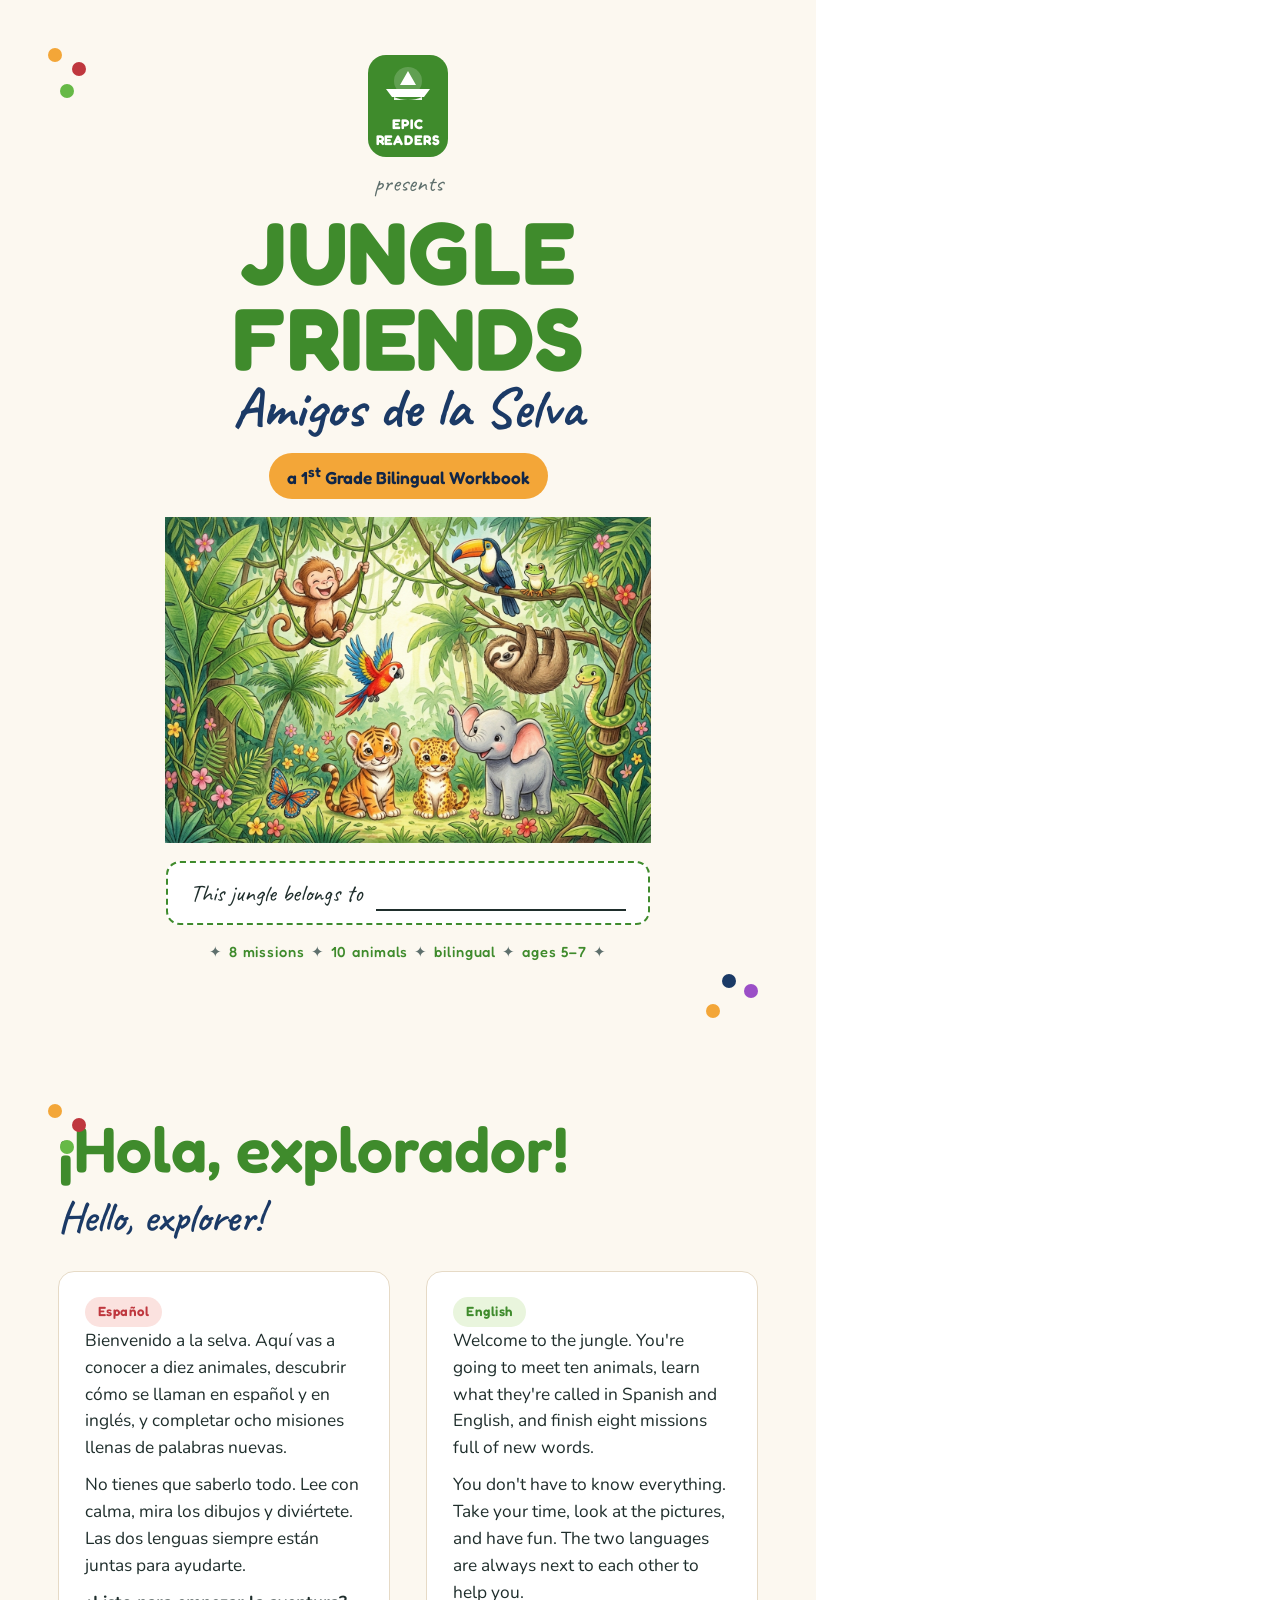
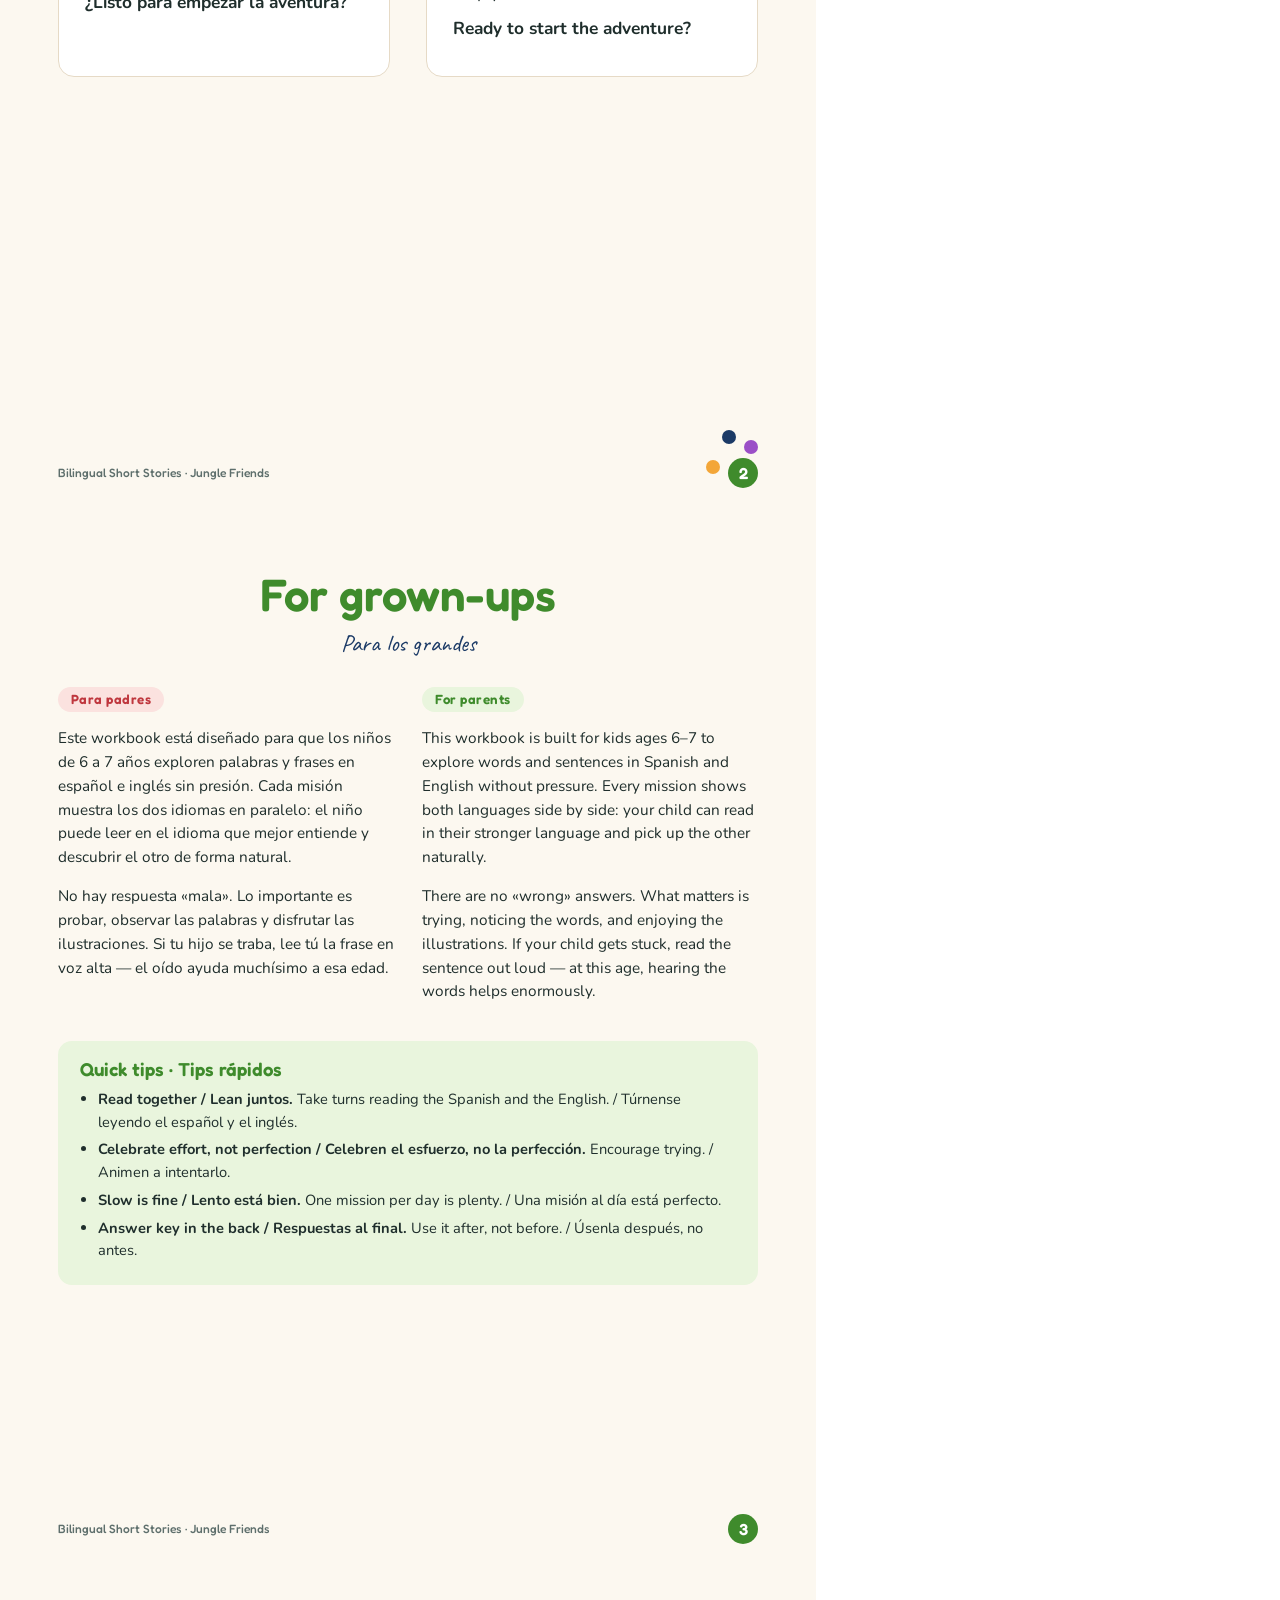
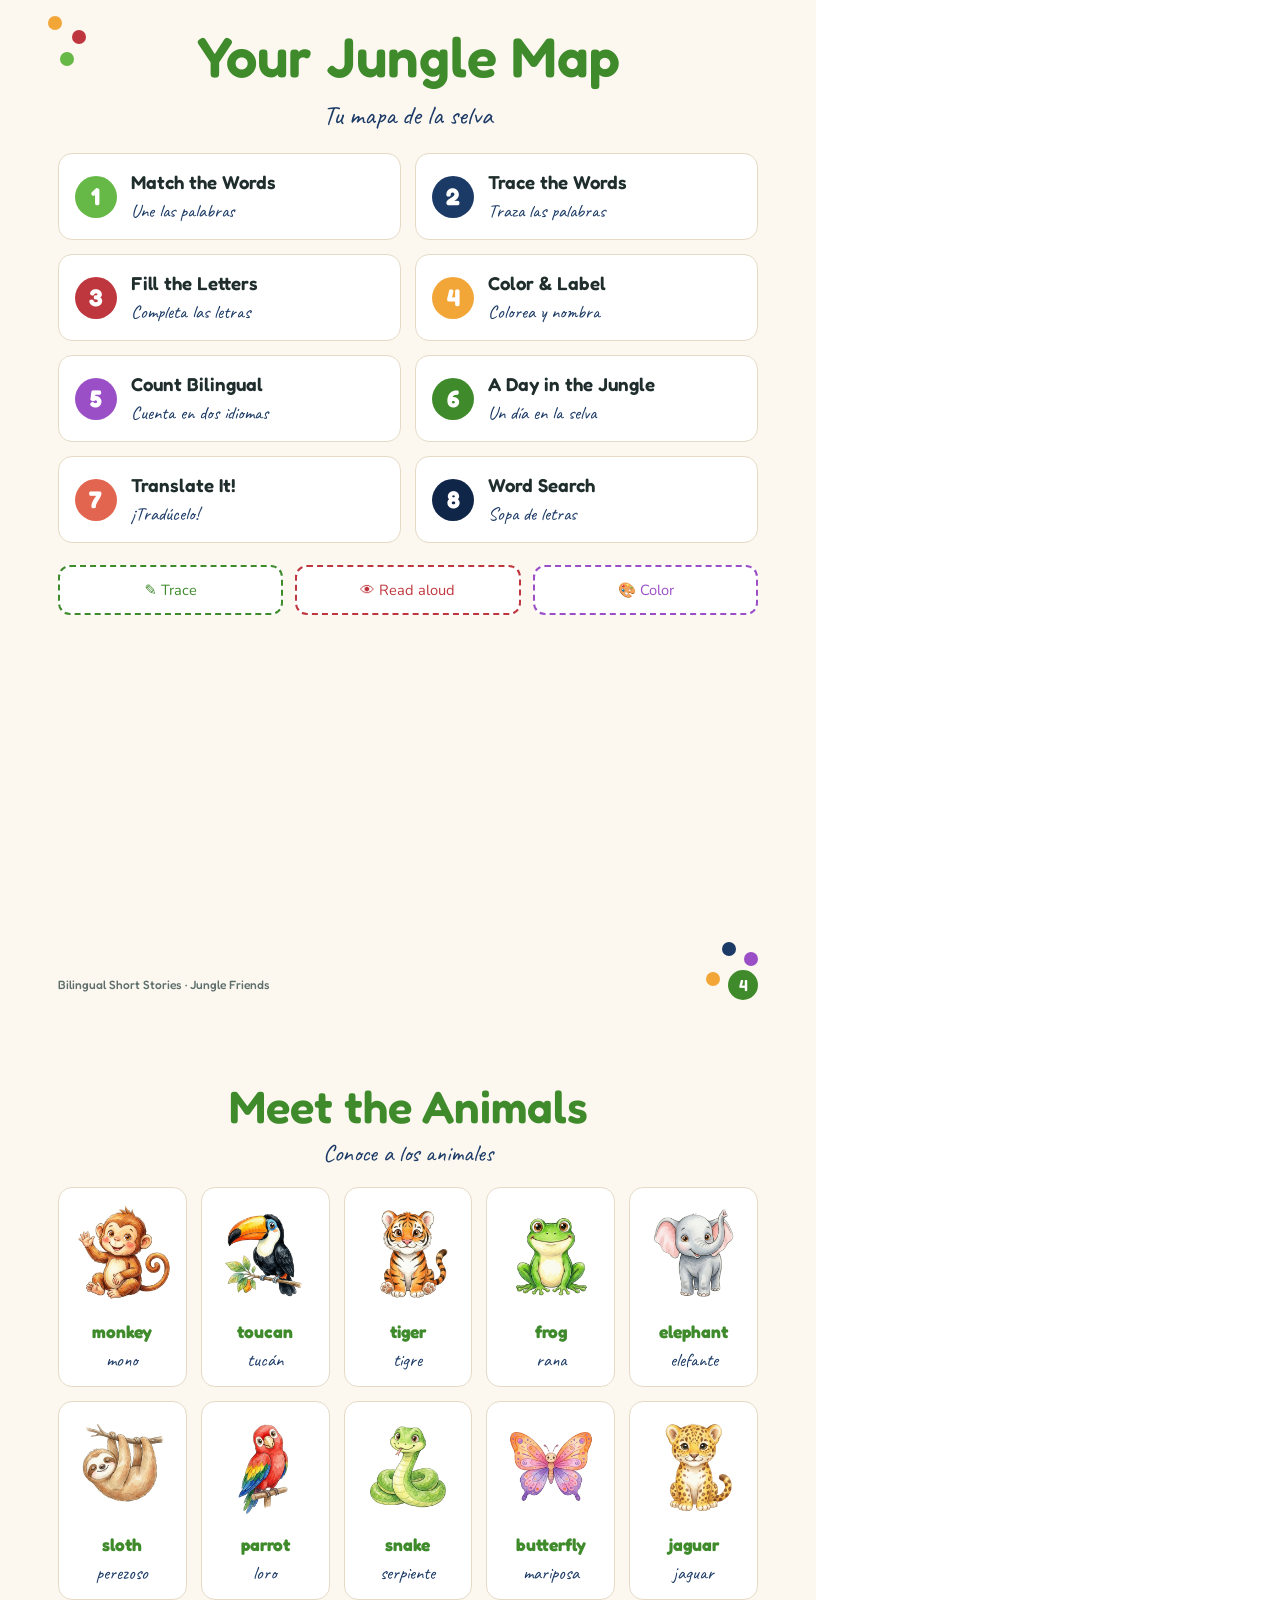
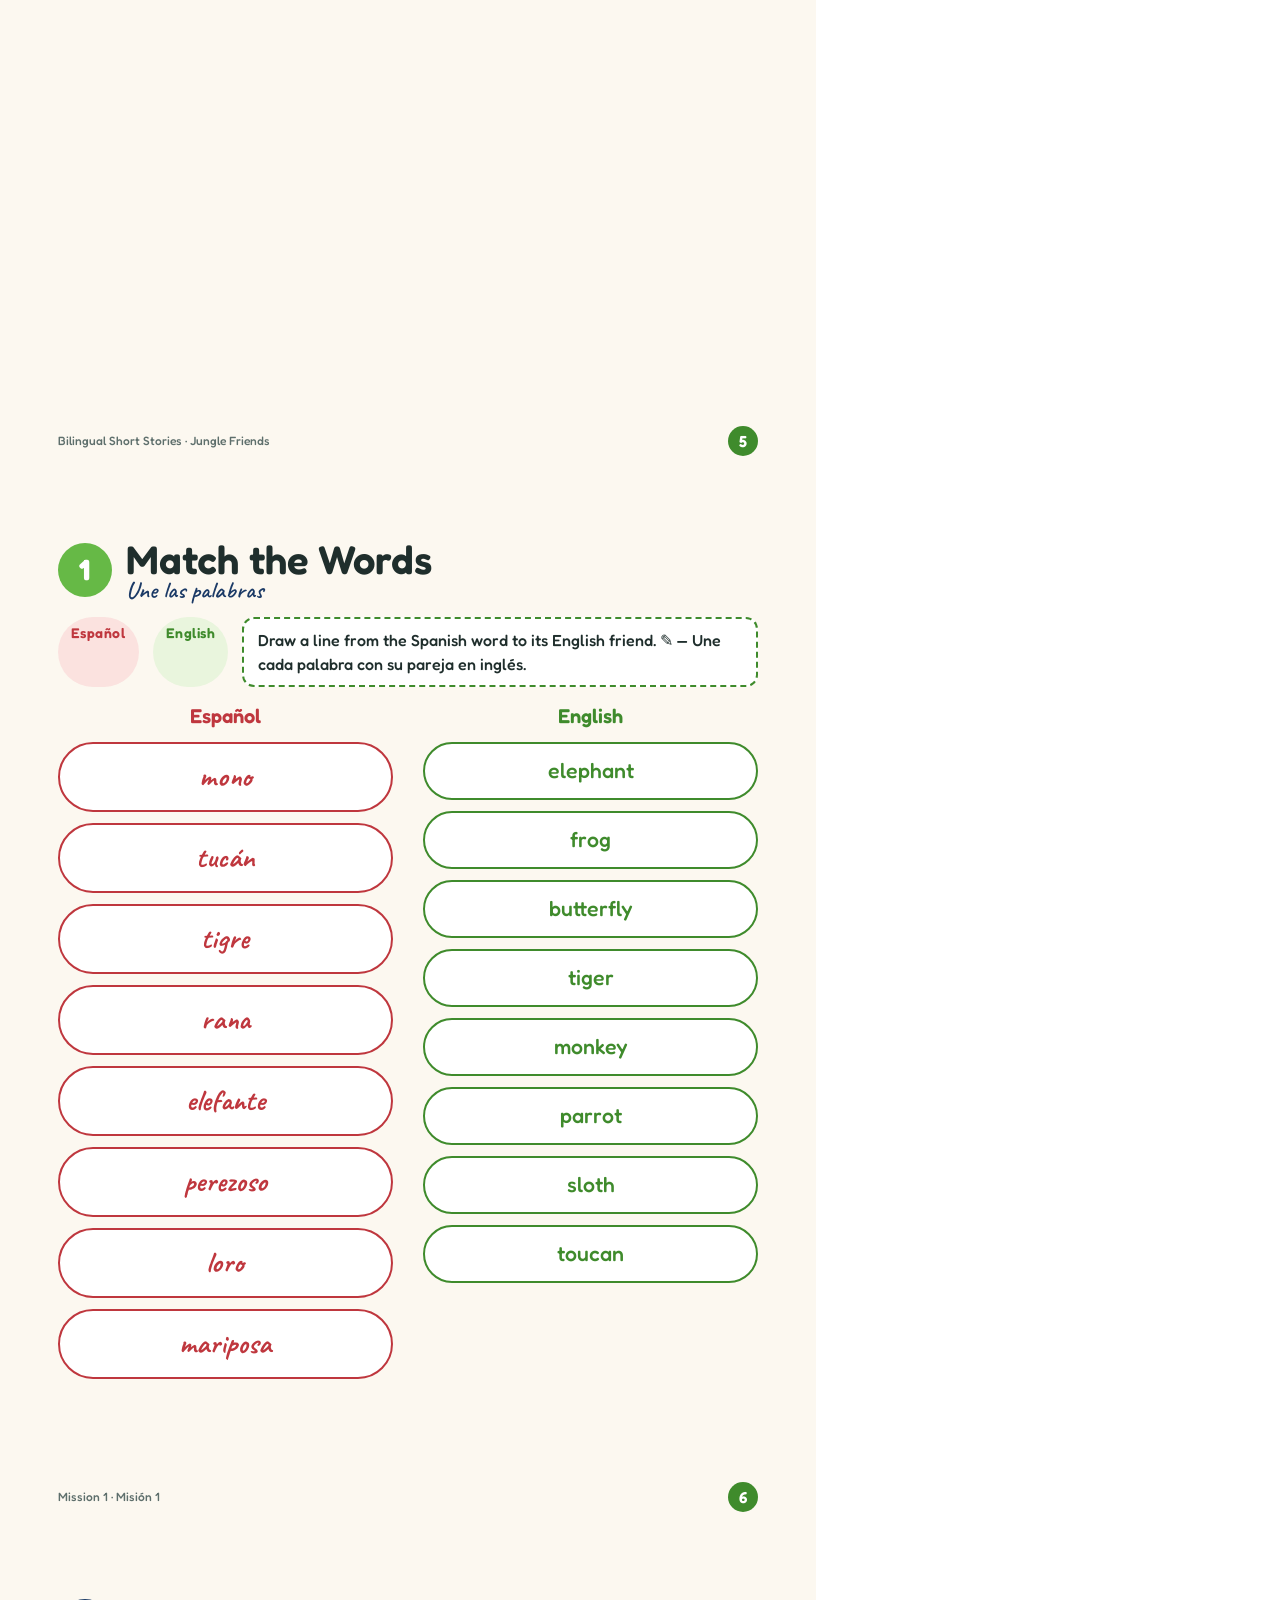
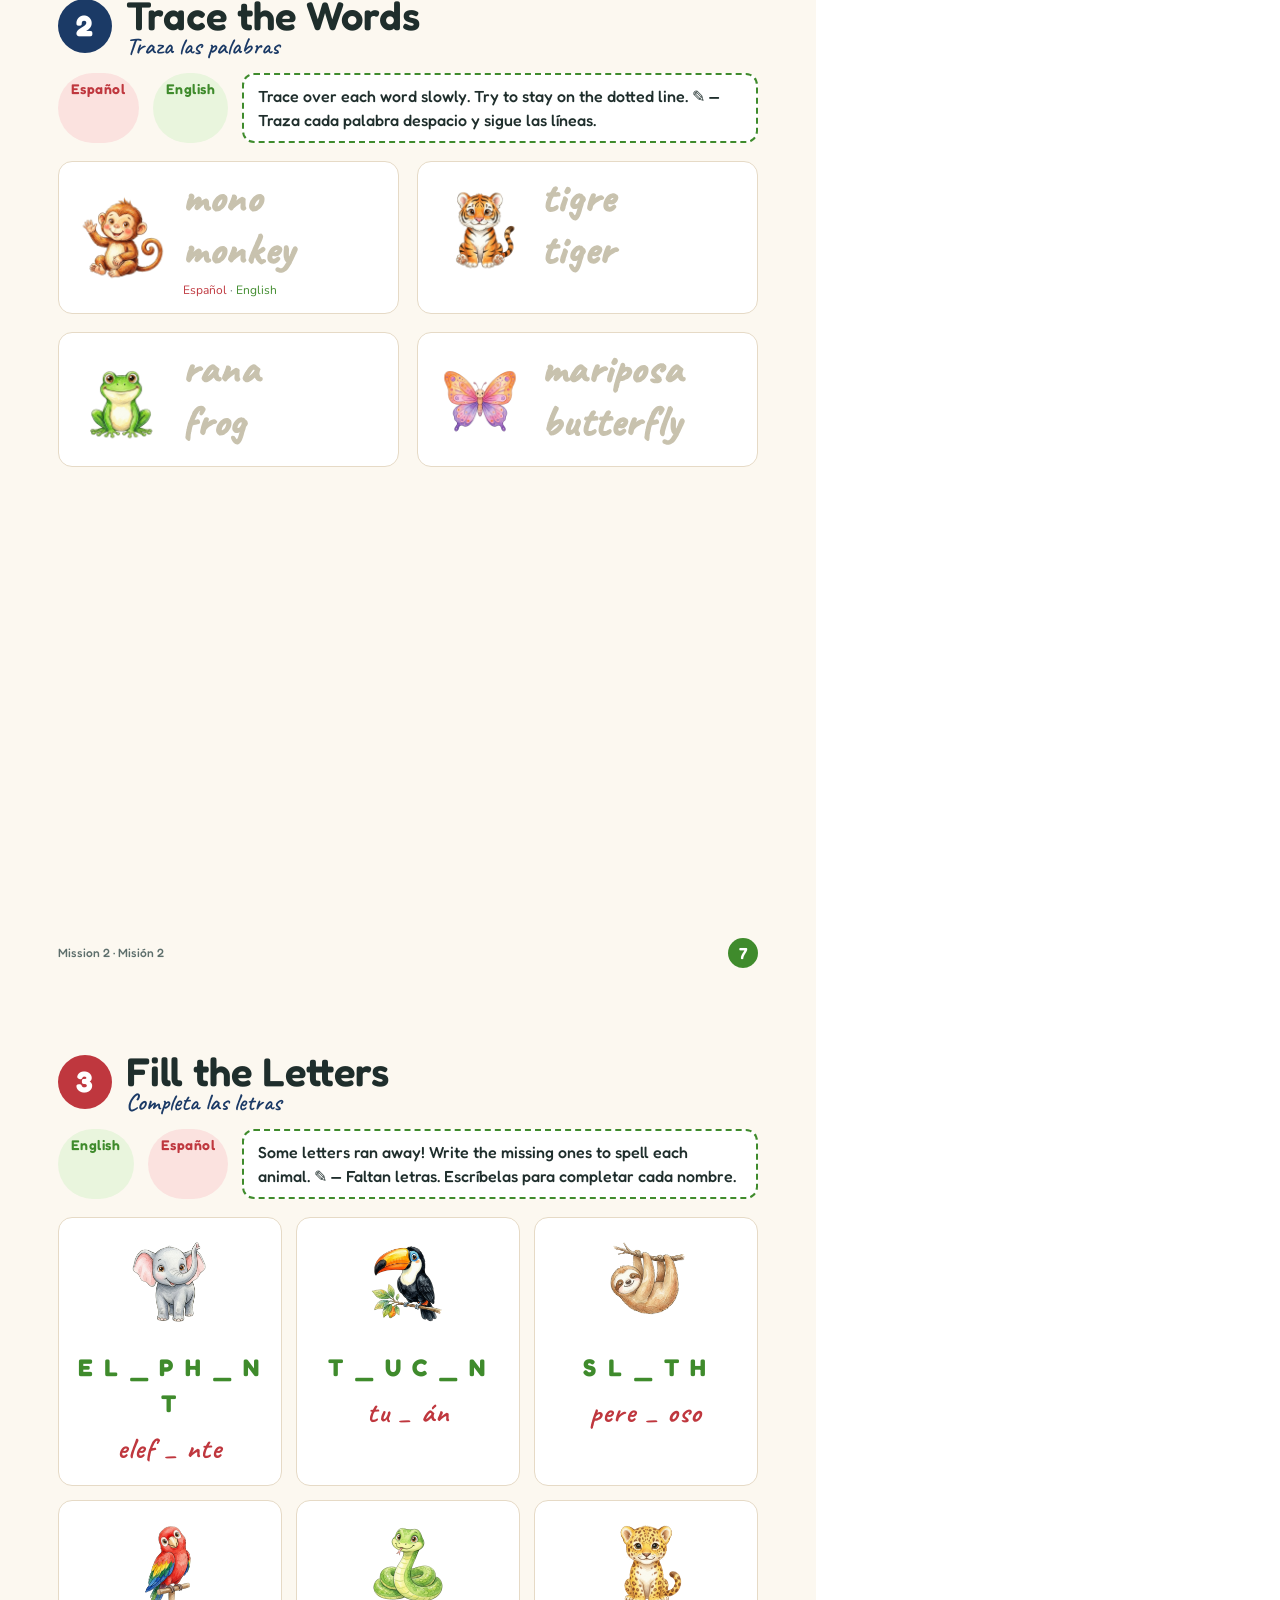
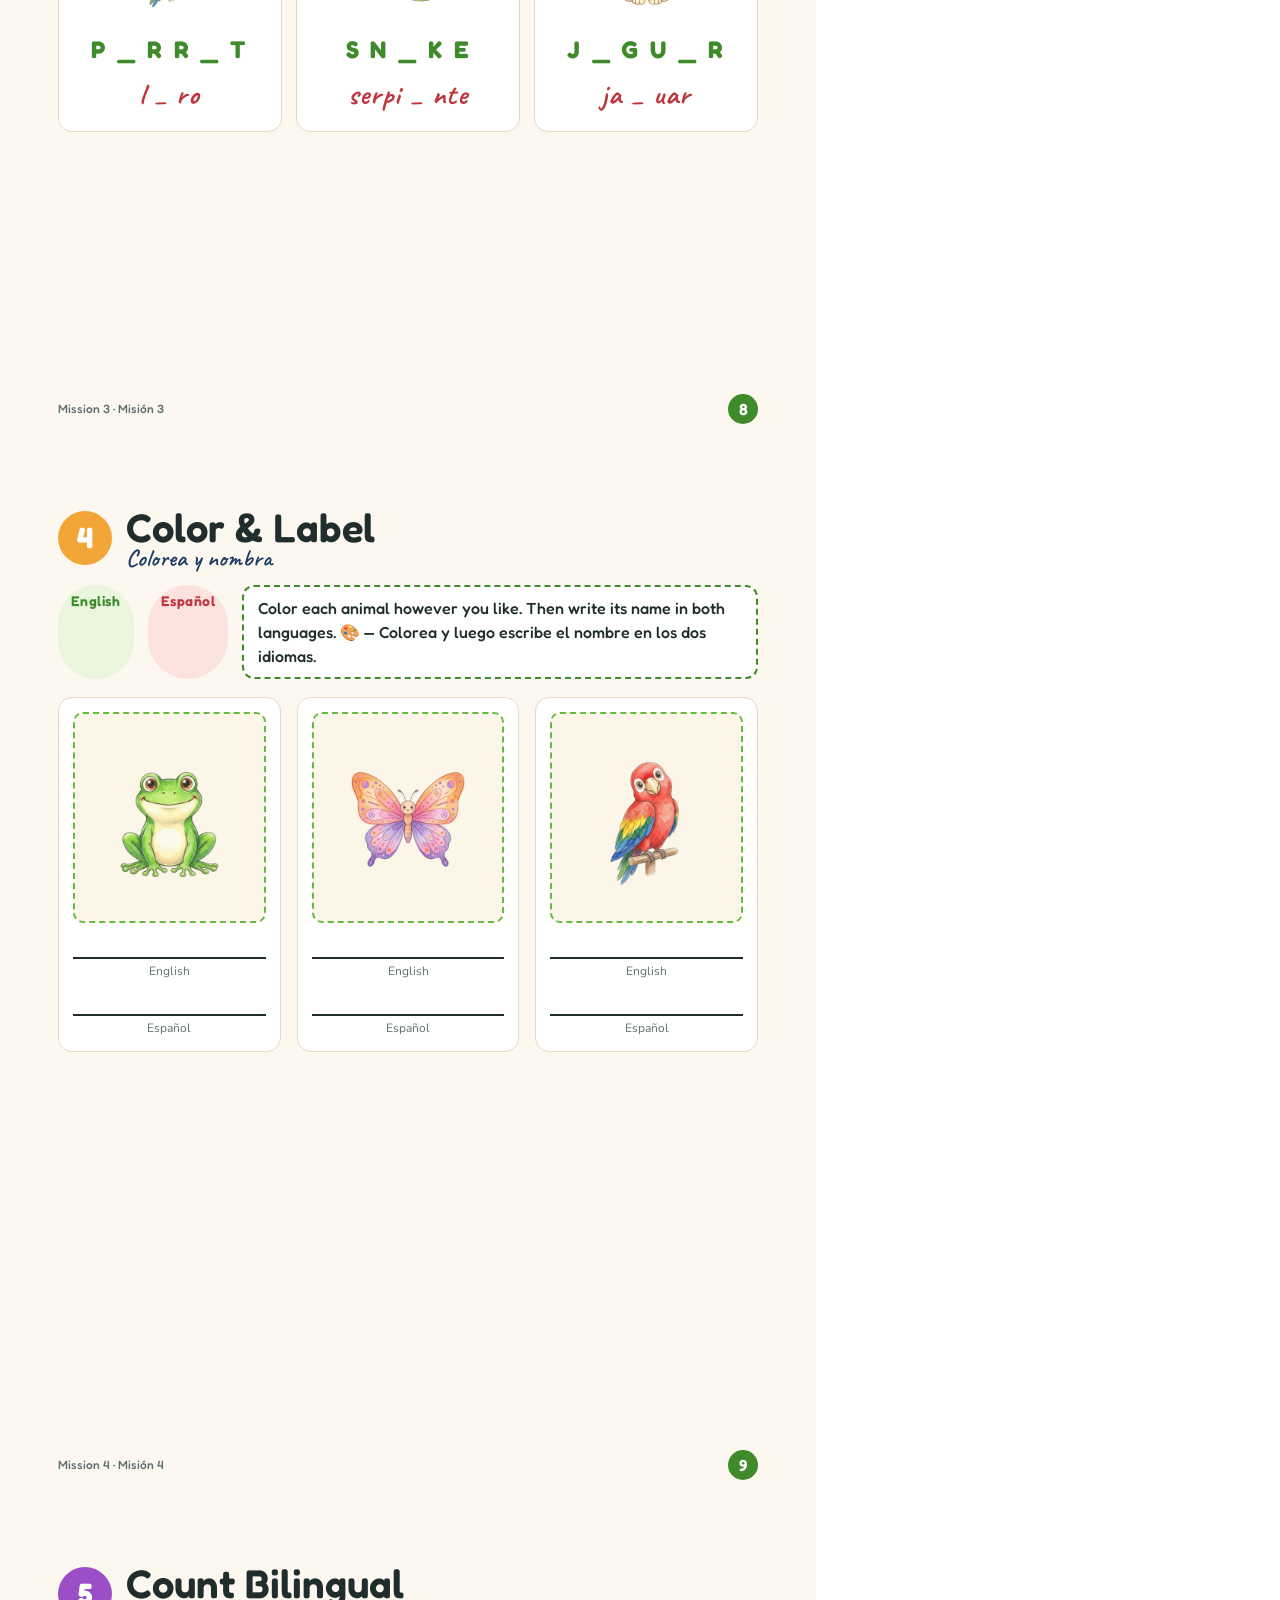
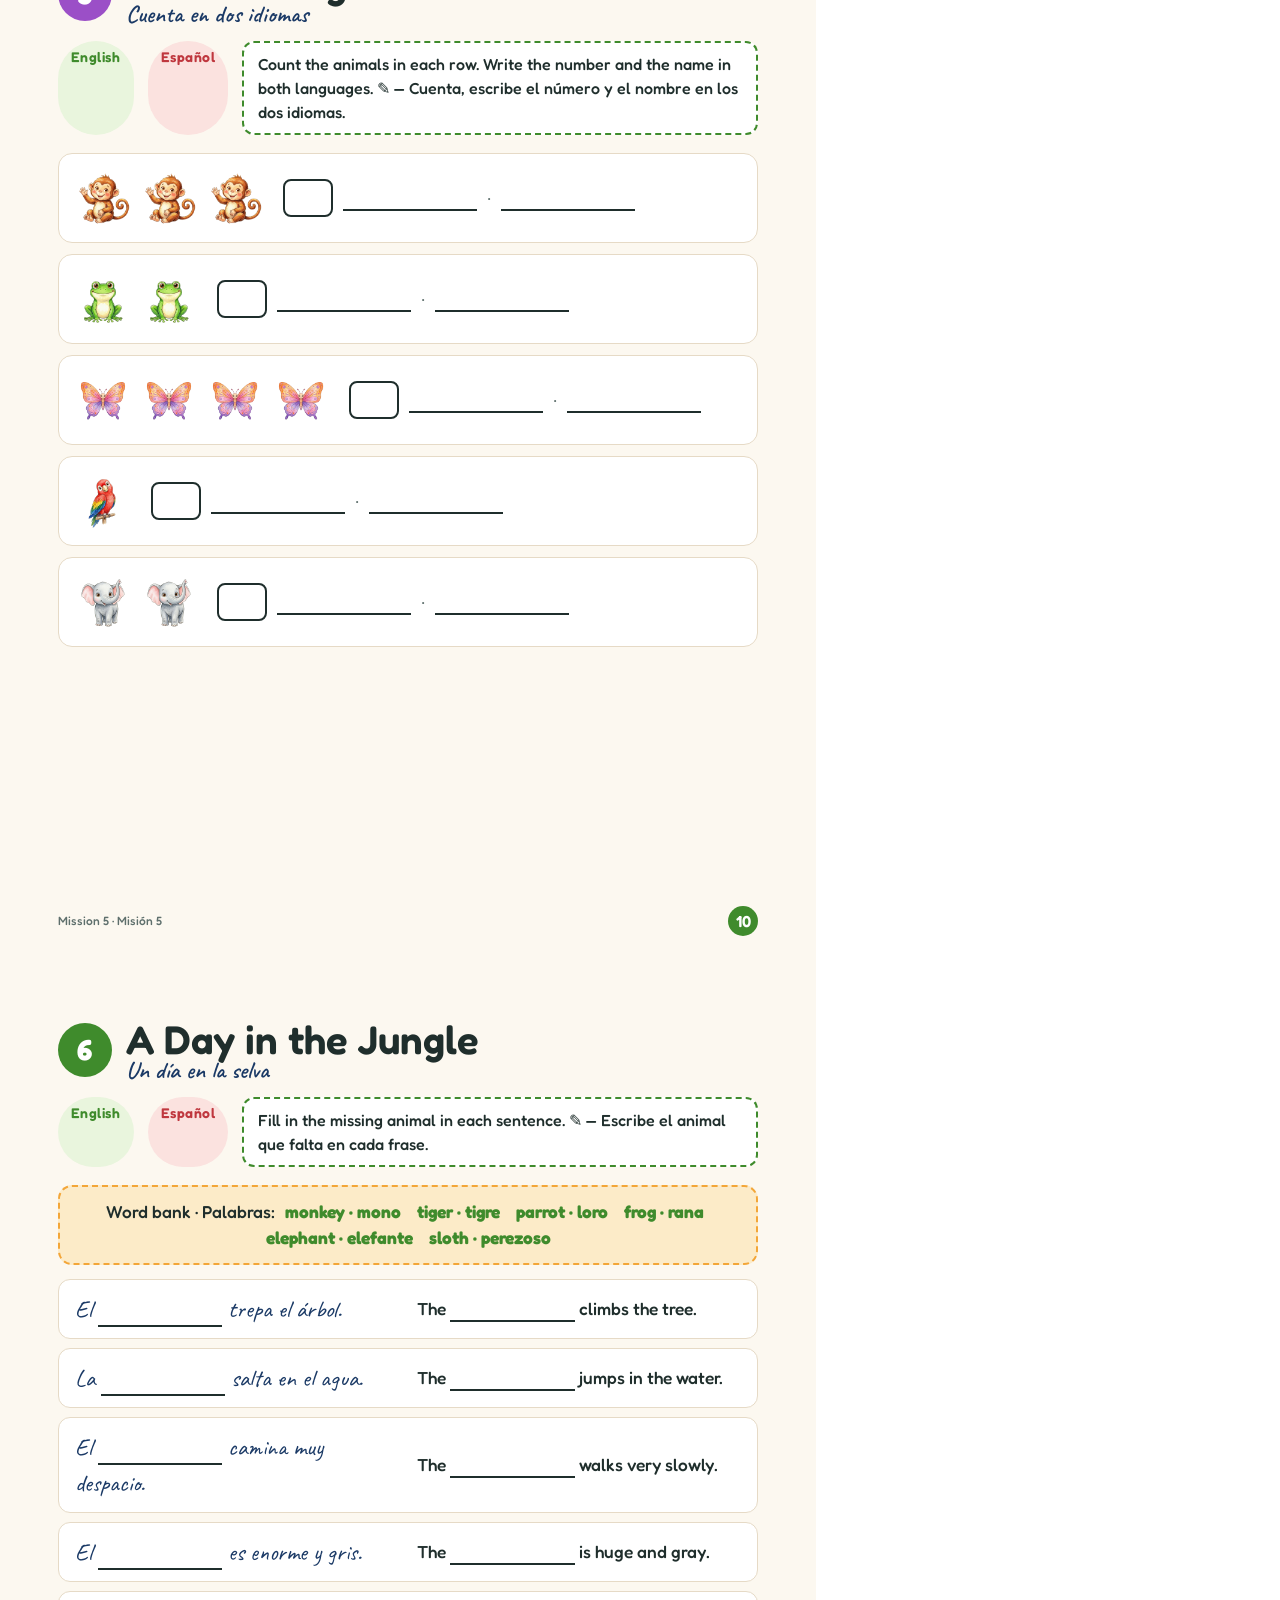
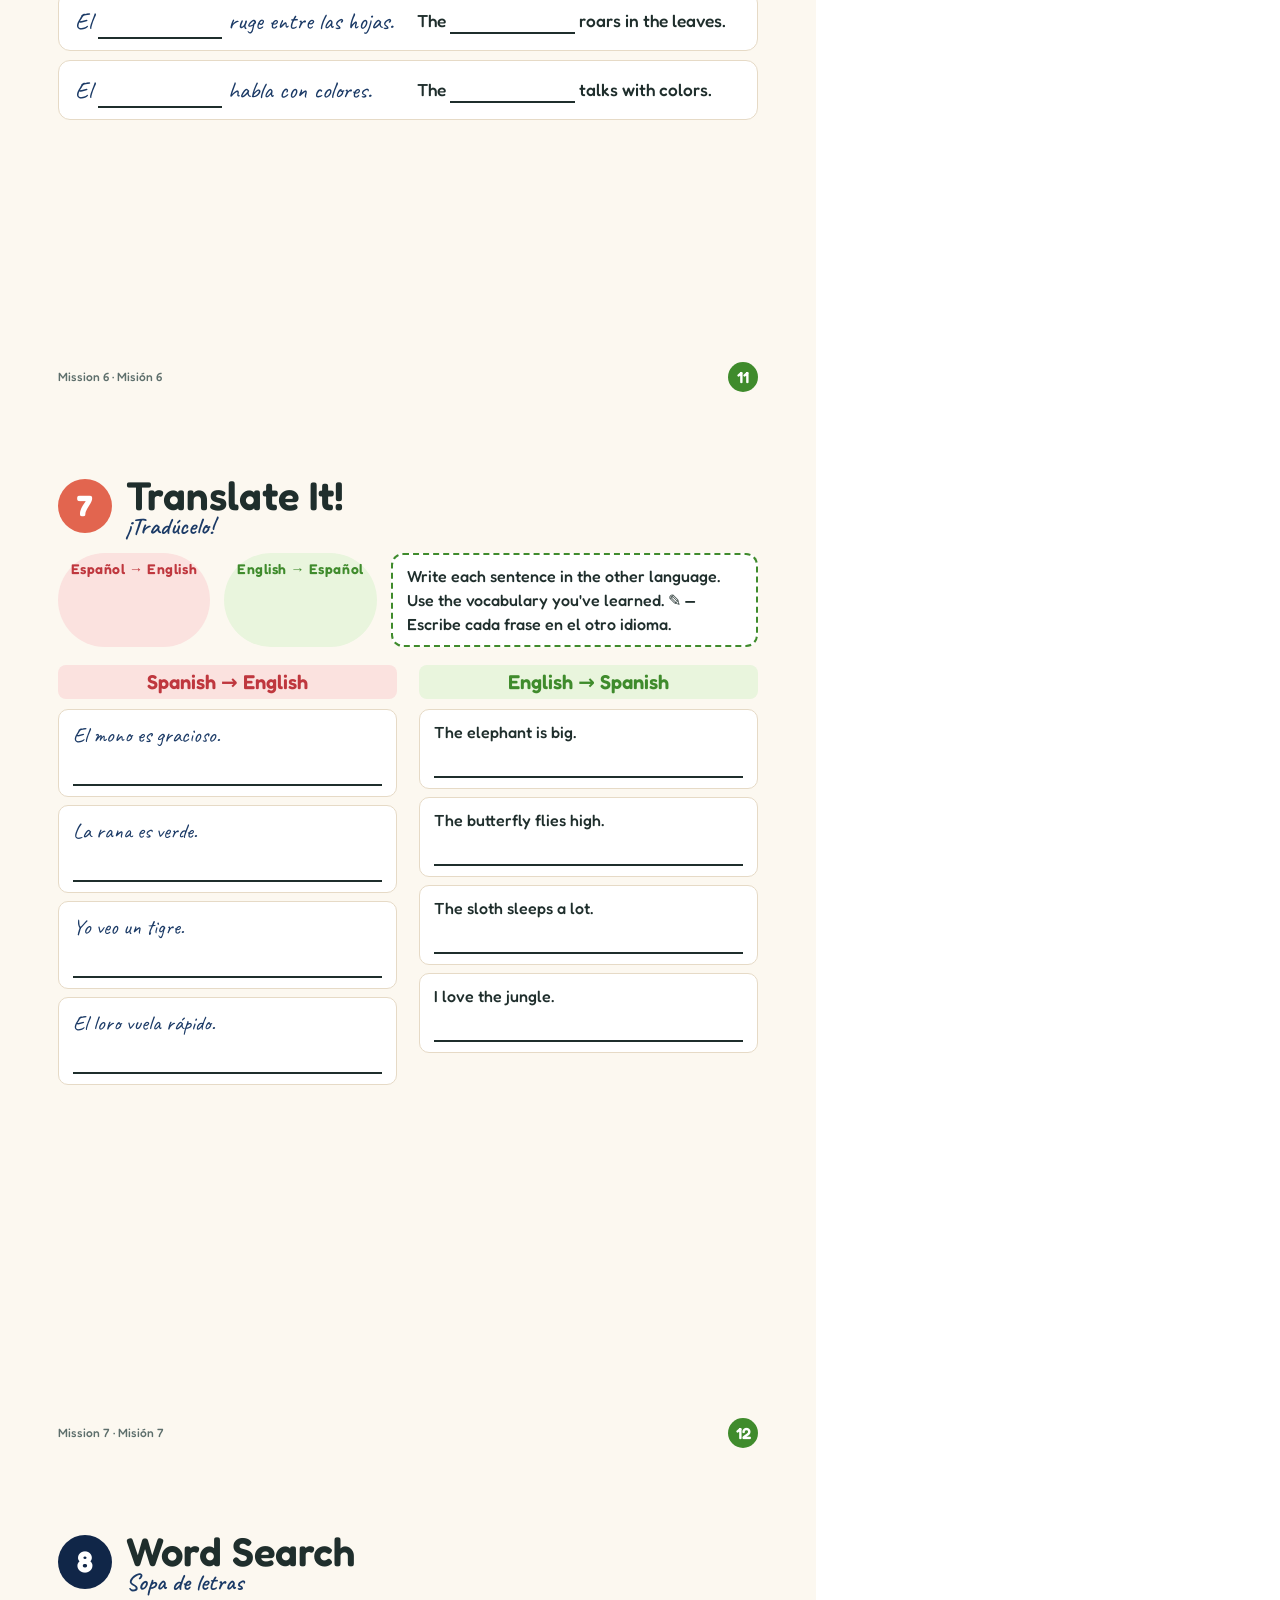
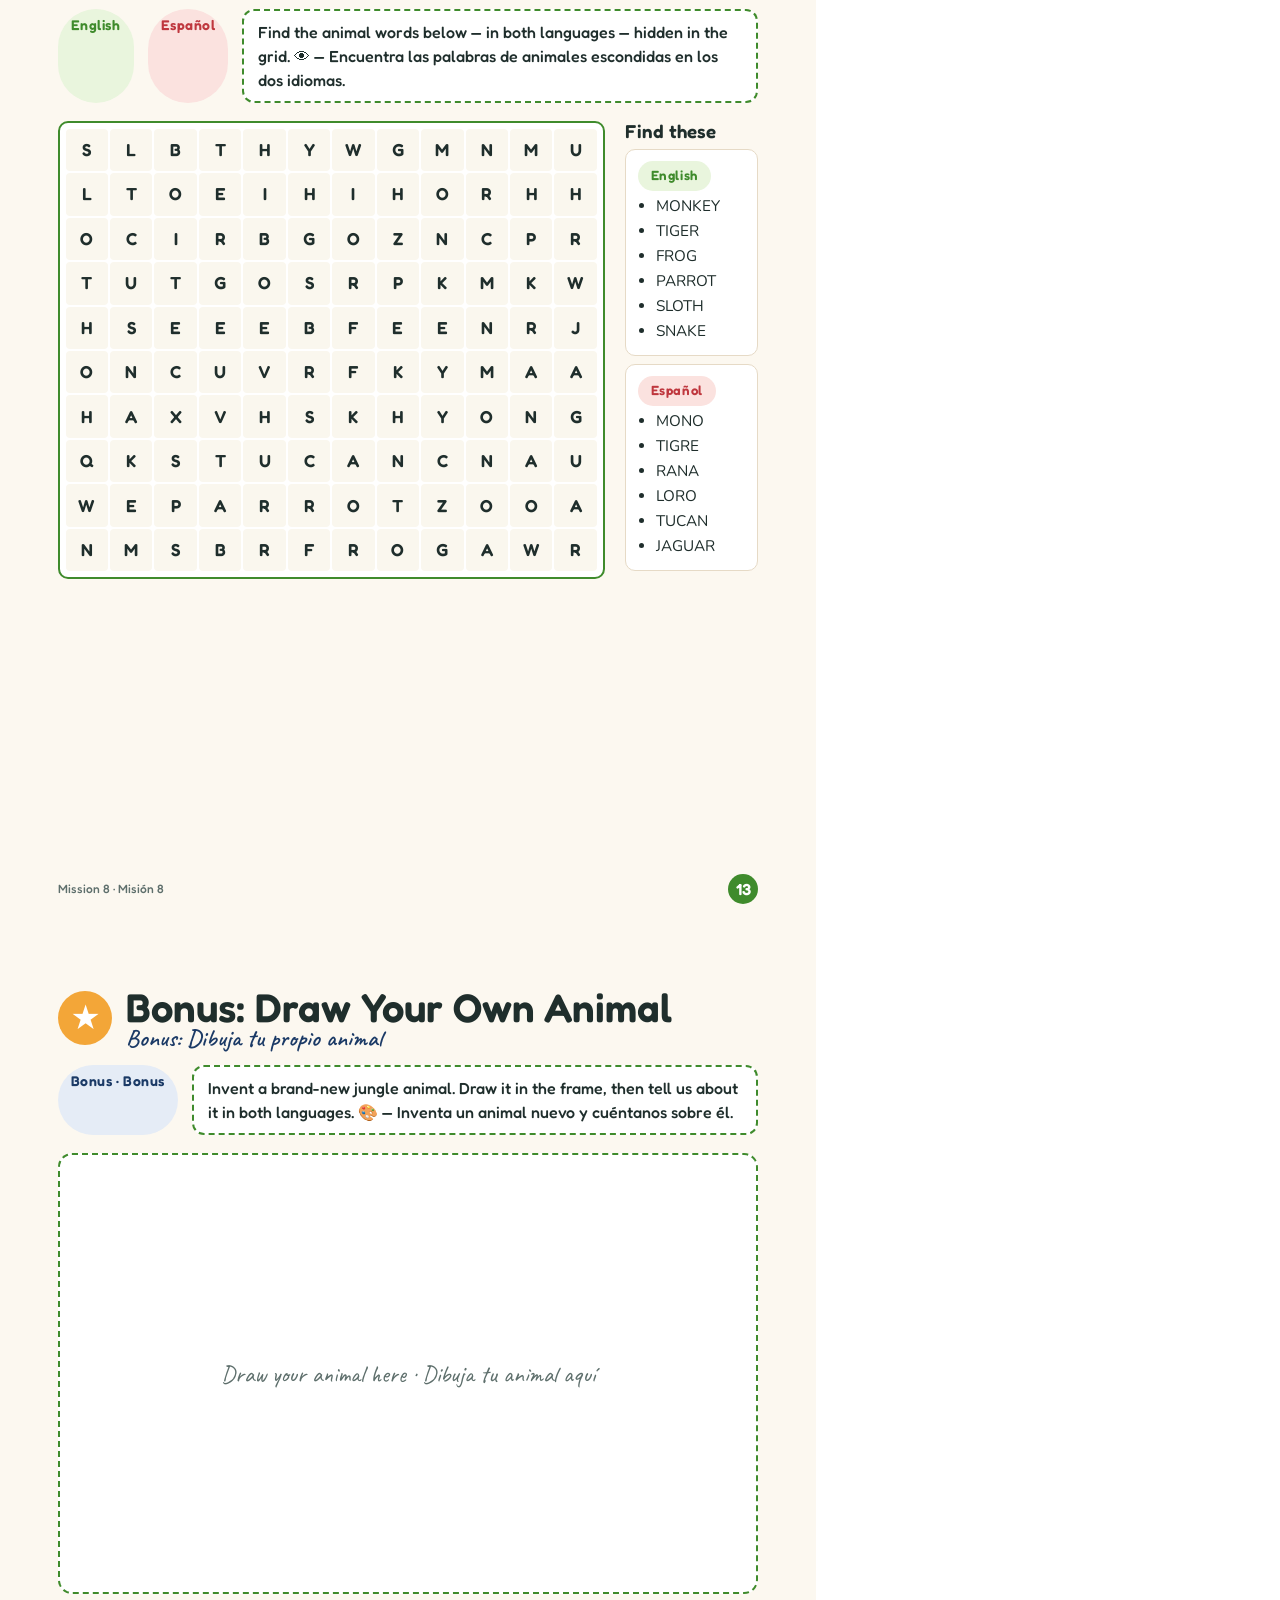
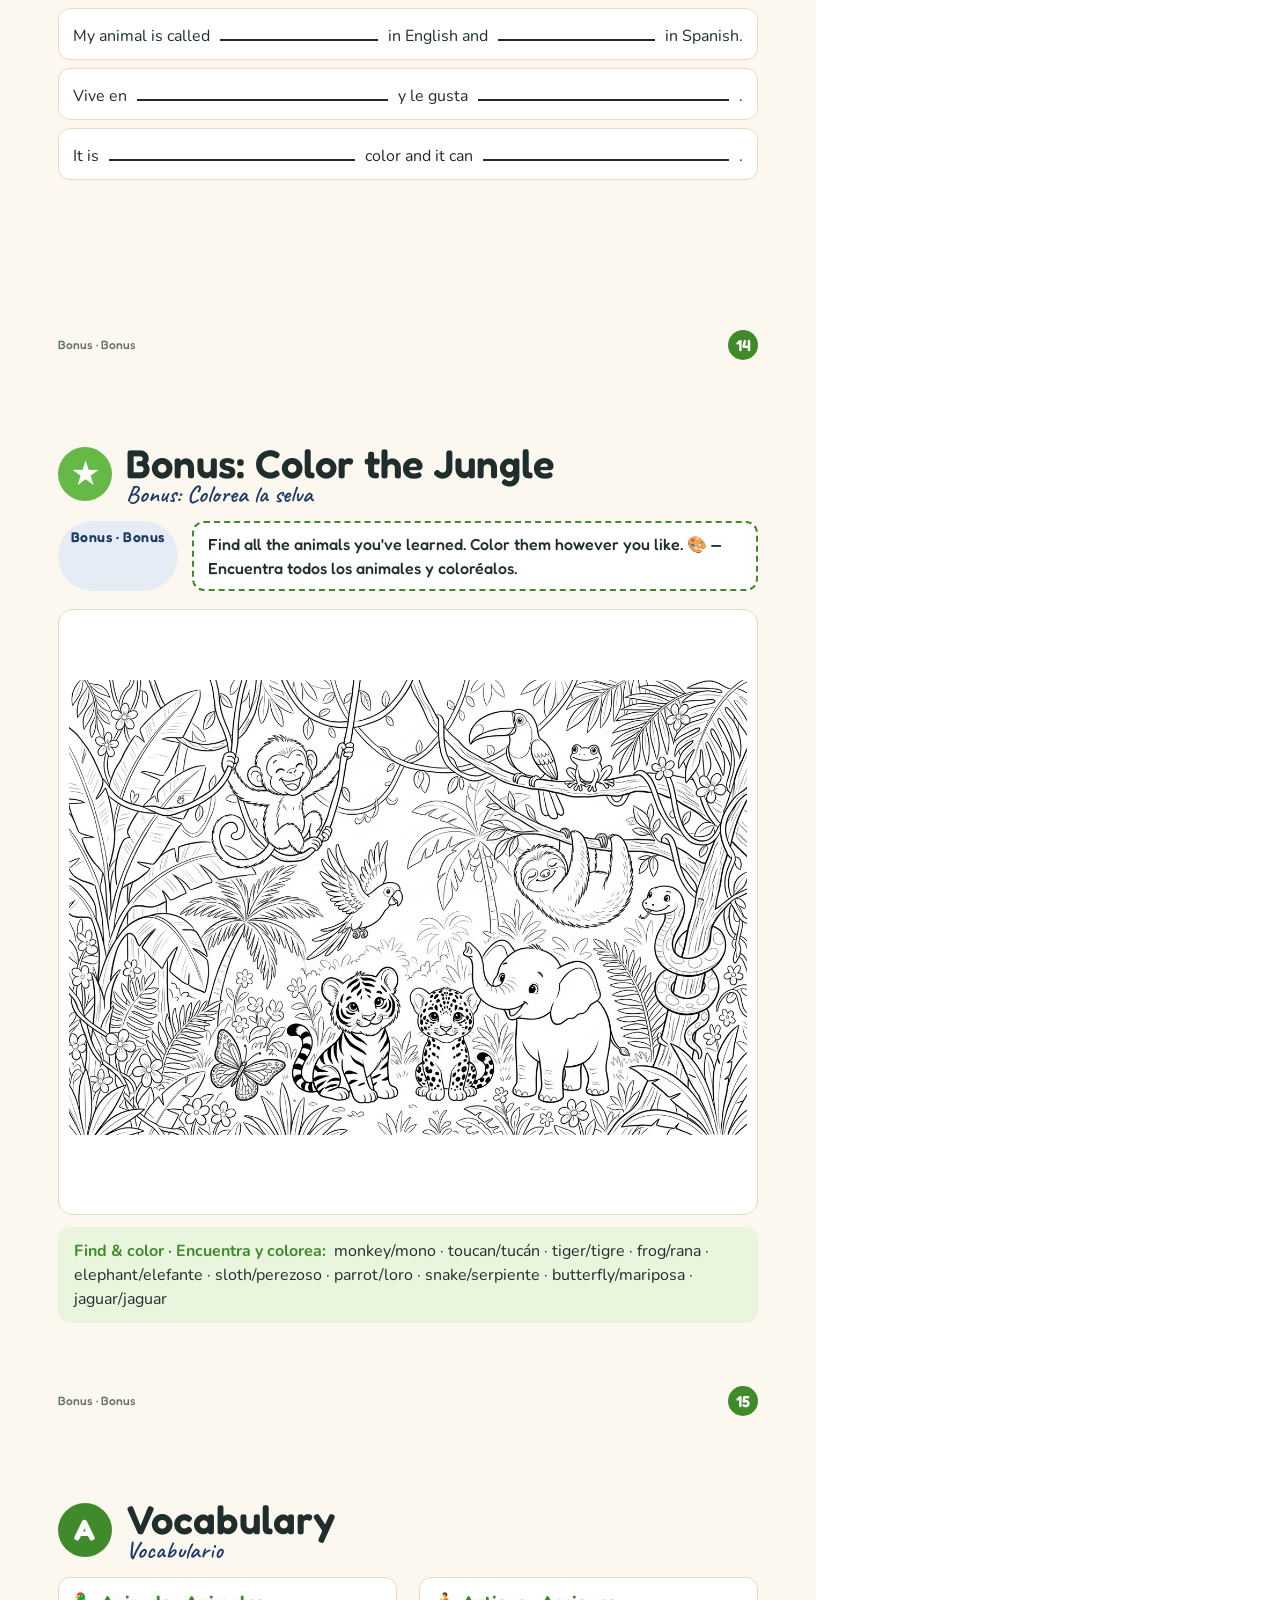
<file: workbook-jungle/index.html>
<!doctype html>
<html lang="en">
<head>
<meta charset="utf-8">
<title>Jungle Friends — A 1st Grade Bilingual Workbook · Epic Readers</title>
<link rel="preconnect" href="https://fonts.googleapis.com">
<link rel="preconnect" href="https://fonts.gstatic.com" crossorigin>
<link href="https://fonts.googleapis.com/css2?family=Fredoka:wght@400;500;600;700&family=Nunito:ital,wght@0,400;0,600;0,700;0,800;1,400;1,600&family=Caveat:wght@500;700&display=swap" rel="stylesheet">
<style>
  :root{
    --paper:#FCF8F0; --paper2:#F3EADB; --line:#E6DAC6;
    --ink:#1F2E2C; --ink2:#5E6F6C;
    --green:#66B946; --green-deep:#3F8B2C; --green-darker:#2E6D1F; --green-soft:#E9F5DD;
    --navy:#1B3A66; --navy-deep:#102648;
    --red:#BF373E; --red-soft:#FBE2DF;
    --gold:#F3A638; --gold-soft:#FCEBC8;
    --purple:#9B4FC7; --purple-soft:#EFE3F7;
    --coral:#E2654F;
  }
  @page { size: letter; margin: 0; }
  *{ box-sizing:border-box; -webkit-print-color-adjust:exact; print-color-adjust:exact; }
  html, body { margin:0; padding:0; background:#fff; }
  body{ font-family:"Nunito", system-ui, sans-serif; color:var(--ink); font-size:14pt; line-height:1.5; }
  h1,h2,h3,h4{ font-family:"Fredoka", system-ui, sans-serif; font-weight:600; line-height:1.1; margin:0; }

  .page{
    width:8.5in; height:11in; padding:0.6in 0.6in 0.4in;
    background:var(--paper);
    page-break-after:always; position:relative; overflow:hidden;
  }
  .page:last-child{ page-break-after:auto; }

  /* page footer */
  .pf{ position:absolute; left:0.6in; right:0.6in; bottom:0.25in; display:flex; justify-content:space-between; align-items:center; font-size:9pt; color:var(--ink2); }
  .pf .imp{ font-family:"Fredoka",sans-serif; font-weight:500; }
  .pf .pn{ display:inline-flex; width:30px; height:30px; align-items:center; justify-content:center; border-radius:50%; background:var(--green-deep); color:#fff; font-family:"Fredoka",sans-serif; font-weight:600; font-size:12pt; }
  .deco-dots::before, .deco-dots::after{
    content:""; position:absolute; width:14px; height:14px; border-radius:50%; background:var(--gold);
  }
  .deco-dots::before{ top:0.5in; left:0.5in; box-shadow: 24px 14px 0 var(--red), 12px 36px 0 var(--green); }
  .deco-dots::after{ bottom:0.6in; right:0.6in; background:var(--purple); box-shadow: -22px -10px 0 var(--navy), -38px 20px 0 var(--gold); }
  .star{ position:absolute; color:var(--purple); font-family:"Fredoka",sans-serif; font-weight:700; }

  /* small atoms */
  .badge{ display:inline-block; padding:8px 18px; border-radius:999px; background:var(--gold); color:var(--navy-deep); font-family:"Fredoka",sans-serif; font-weight:600; font-size:13pt; }
  .pill{ display:inline-block; padding:5px 13px; border-radius:999px; font-family:"Fredoka",sans-serif; font-weight:600; font-size:10pt; letter-spacing:.04em; }
  .pill.es{ background:var(--red-soft); color:var(--red); } .pill.en{ background:var(--green-soft); color:var(--green-deep); }
  .pill.navy{ background:#E5ECF6; color:var(--navy); }
  .dashed{ border:2px dashed var(--green); border-radius:14px; padding:14px 18px; }
  .write-line{ border-bottom:2px dotted #B8AE93; height:1.6em; }
  .vline{ border-bottom:2px solid var(--ink); height:1.6em; }

  /* Epic Readers logo (compact, matches the green badge on cover) */
  .er-logo{ width:88px; height:106px; display:block; }
  .er-logo .bg{ fill:var(--green-deep); }
  .er-logo .ship{ fill:#fff; }
  .er-text{ font-family:"Fredoka",sans-serif; font-weight:700; fill:#fff; font-size:14px; letter-spacing:.06em; }

  /* PAGE 1 — COVER */
  .cover{ background:var(--paper); display:flex; flex-direction:column; align-items:center; text-align:center; padding-top:0.55in; }
  .cover .logo{ margin-bottom:6px; }
  .cover .presents{ font-family:"Caveat",cursive; font-size:18pt; color:var(--ink2); margin-bottom:8px; }
  .cover h1.title-en{ font-family:"Fredoka",sans-serif; font-weight:700; font-size:66pt; color:var(--green-deep); letter-spacing:.01em; line-height:.98; }
  .cover h2.title-es{ font-family:"Caveat",cursive; font-weight:700; font-size:42pt; color:var(--navy); margin-top:-4px; }
  .cover .grade{ margin-top:14px; }
  .cover .scene{ margin-top:18px; max-height:3.6in; }
  .cover .scene img{ height:3.4in; width:auto; max-width:6.8in; object-fit:contain; display:block; margin:0 auto; }
  .cover .name-field{ margin-top:18px; display:inline-block; padding:12px 22px; border:2px dashed var(--green-deep); border-radius:14px; background:#fff; font-family:"Caveat",cursive; font-size:18pt; color:var(--ink); }
  .cover .name-field .line{ display:inline-block; width:2.6in; border-bottom:2px solid var(--ink); margin-left:8px; height:1.3em; vertical-align:bottom; }
  .cover .stats{ margin-top:16px; font-family:"Fredoka",sans-serif; font-weight:500; font-size:11pt; color:var(--ink2); letter-spacing:.06em; }
  .cover .stats span{ color:var(--green-deep); margin:0 6px; }

  /* PAGE 2 — Hola / Hello */
  .hello h1{ font-size:48pt; color:var(--green-deep); margin-bottom:10px; }
  .hello h2{ font-family:"Caveat",cursive; font-size:32pt; color:var(--navy); }
  .hello .cols{ display:grid; grid-template-columns:1fr 1fr; gap:36px; margin-top:30px; }
  .hello .col{ background:#fff; border:1.5px solid var(--line); border-radius:16px; padding:24px 26px; }
  .hello .col .label{ display:inline-block; margin-bottom:10px; }
  .hello .col p{ font-size:13pt; line-height:1.55; margin:0 0 10px; color:var(--ink); }
  .hello .anim{ position:absolute; bottom:0.55in; right:0.55in; width:2in; }
  .hello .anim img{ width:100%; }

  /* PAGE 3 — Welcome (parents) */
  .welcome .head{ text-align:center; margin-bottom:22px; }
  .welcome .head h1{ font-size:34pt; color:var(--green-deep); }
  .welcome .head p{ font-family:"Caveat",cursive; font-size:18pt; color:var(--navy); margin:6px 0 0; }
  .welcome .grid{ display:grid; grid-template-columns:1fr 1fr; gap:28px; }
  .welcome .grid h3{ font-size:18pt; color:var(--navy); margin-bottom:8px; }
  .welcome .grid p{ font-size:11.5pt; line-height:1.55; }
  .welcome .tips{ margin-top:22px; background:var(--green-soft); border-radius:14px; padding:18px 22px; }
  .welcome .tips h4{ font-size:14pt; color:var(--green-deep); margin-bottom:8px; }
  .welcome .tips ul{ margin:0; padding-left:18px; font-size:11pt; line-height:1.55; }
  .welcome .tips li{ margin-bottom:5px; }

  /* PAGE 4 — Your Jungle Map */
  .map h1{ text-align:center; font-size:42pt; color:var(--green-deep); margin-bottom:8px; }
  .map .sub{ text-align:center; font-family:"Caveat",cursive; font-size:20pt; color:var(--navy); margin-bottom:18px; }
  .map .grid{ display:grid; grid-template-columns:1fr 1fr; gap:14px; }
  .map .mcard{ background:#fff; border:1.5px solid var(--line); border-radius:14px; padding:14px 16px; display:flex; align-items:center; gap:14px; }
  .map .mnum{ flex:0 0 auto; width:42px; height:42px; border-radius:50%; display:grid; place-items:center; font-family:"Fredoka",sans-serif; font-weight:700; font-size:18pt; color:#fff; }
  .map .mt{ flex:1; }
  .map .mt .en{ font-family:"Fredoka",sans-serif; font-weight:600; font-size:14pt; color:var(--ink); }
  .map .mt .es{ font-family:"Caveat",cursive; font-size:14pt; color:var(--navy); margin-top:1px; }
  .map .mcard:nth-child(1) .mnum{ background:var(--green); } .map .mcard:nth-child(2) .mnum{ background:var(--navy); }
  .map .mcard:nth-child(3) .mnum{ background:var(--red); } .map .mcard:nth-child(4) .mnum{ background:var(--gold); }
  .map .mcard:nth-child(5) .mnum{ background:var(--purple); } .map .mcard:nth-child(6) .mnum{ background:var(--green-deep); }
  .map .mcard:nth-child(7) .mnum{ background:var(--coral); } .map .mcard:nth-child(8) .mnum{ background:var(--navy-deep); }
  .map .legend{ margin-top:22px; display:grid; grid-template-columns:repeat(3,1fr); gap:12px; }
  .map .legend .lg{ text-align:center; background:#fff; border:2px dashed; border-radius:12px; padding:12px; font-size:11pt; }
  .map .lg.t{ border-color:var(--green-deep); color:var(--green-deep); }
  .map .lg.r{ border-color:var(--red); color:var(--red); }
  .map .lg.c{ border-color:var(--purple); color:var(--purple); }

  /* PAGE 5 — Meet the animals */
  .meet h1{ text-align:center; font-size:34pt; color:var(--green-deep); margin-bottom:4px; }
  .meet .sub{ text-align:center; font-family:"Caveat",cursive; font-size:18pt; color:var(--navy); margin-bottom:16px; }
  .meet .grid{ display:grid; grid-template-columns:repeat(5,1fr); gap:14px; }
  .meet .grid.last { grid-template-columns:repeat(5,1fr); margin-top:14px; }
  .meet .a{ background:#fff; border:1.5px solid var(--line); border-radius:14px; padding:8px 8px 12px; text-align:center; }
  .meet .a img{ width:100%; height:1.15in; object-fit:contain; margin-bottom:4px; }
  .meet .a .en{ font-family:"Fredoka",sans-serif; font-weight:700; font-size:13pt; color:var(--green-deep); }
  .meet .a .es{ font-family:"Caveat",cursive; font-size:14pt; color:var(--navy); margin-top:1px; }

  /* MISSIONS — header pattern */
  .mhead{ display:flex; align-items:center; gap:14px; margin-bottom:14px; }
  .mhead .mn{ width:54px; height:54px; border-radius:50%; display:grid; place-items:center; color:#fff; font-family:"Fredoka",sans-serif; font-weight:700; font-size:22pt; flex:0 0 auto; }
  .mhead h1{ font-size:30pt; color:var(--ink); line-height:1.05; }
  .mhead h1 .es{ display:block; font-family:"Caveat",cursive; font-size:18pt; color:var(--navy); font-weight:600; margin-top:-2px; }
  .minst{ display:flex; gap:14px; margin-bottom:18px; }
  .minst .pill{ font-size:10.5pt; }
  .minst .ins{ flex:1; font-family:"Fredoka",sans-serif; font-weight:500; font-size:12pt; color:var(--ink); padding:9px 14px; background:#fff; border:2px dashed var(--green-deep); border-radius:12px; }

  /* M1 Match */
  .match .cols{ display:grid; grid-template-columns:1fr 1fr; gap:30px; margin-top:6px; }
  .match .col{ display:flex; flex-direction:column; gap:11px; }
  .match .col h3{ text-align:center; font-size:15pt; margin-bottom:4px; }
  .match .col.es h3{ color:var(--red); } .match .col.en h3{ color:var(--green-deep); }
  .match .item{ background:#fff; border:2px solid var(--line); border-radius:999px; padding:11px 22px; font-family:"Fredoka",sans-serif; font-size:16pt; font-weight:500; text-align:center; color:var(--ink); }
  .match .col.es .item{ border-color:var(--red); color:var(--red); font-family:"Caveat",cursive; font-size:22pt; font-weight:700; }
  .match .col.en .item{ border-color:var(--green-deep); color:var(--green-deep); }

  /* M2 Trace */
  .trace .grid{ display:grid; grid-template-columns:1fr 1fr; gap:18px; }
  .trace .item{ background:#fff; border:1.5px solid var(--line); border-radius:14px; padding:14px; }
  .trace .item .row{ display:flex; gap:14px; align-items:center; }
  .trace .item img{ width:1in; height:1in; object-fit:contain; flex:0 0 auto; }
  .trace .item .lines{ flex:1; }
  .trace .item .tline{ display:block; font-family:"Caveat",cursive; font-weight:700; font-size:32pt; color:#C8C2AE; letter-spacing:.03em; line-height:1; margin:0 0 10px; -webkit-text-stroke:1.5px #C8C2AE;}
  .trace .item .lab{ font-size:9pt; color:var(--ink2); margin-top:4px; }
  .trace .item .lab.es{ color:var(--red); } .trace .item .lab.en{ color:var(--green-deep); }

  /* M3 Fill letters */
  .fill .grid{ display:grid; grid-template-columns:repeat(3,1fr); gap:14px; }
  .fill .item{ background:#fff; border:1.5px solid var(--line); border-radius:14px; padding:12px; text-align:center; }
  .fill .item img{ width:100%; height:1.05in; object-fit:contain; margin-bottom:6px; }
  .fill .item .word{ font-family:"Fredoka",sans-serif; font-weight:700; font-size:18pt; letter-spacing:.12em; margin:5px 0 2px; }
  .fill .item .word.es{ color:var(--red); font-family:"Caveat",cursive; font-size:22pt; letter-spacing:.04em; }
  .fill .item .word.en{ color:var(--green-deep); }
  .fill .item .gap{ display:inline-block; width:.6em; border-bottom:2px solid var(--ink); }

  /* M4 Color & label */
  .color4 .grid{ display:grid; grid-template-columns:repeat(3,1fr); gap:16px; }
  .color4 .item{ background:#fff; border:1.5px solid var(--line); border-radius:14px; padding:14px; text-align:center; }
  .color4 .item .frame{ width:100%; height:2.2in; background:#FBF6E8; border:2px dashed var(--green); border-radius:10px; display:grid; place-items:center; overflow:hidden; }
  .color4 .item .frame img{ width:80%; height:80%; object-fit:contain; opacity:.85; }
  .color4 .item .nm{ margin-top:10px; }
  .color4 .item .nm .lab{ font-size:9pt; color:var(--ink2); margin-top:3px; }
  .color4 .item .nm .l{ display:block; border-bottom:2px solid var(--ink); height:1.4em; margin-top:6px; }

  /* M5 Count */
  .count .row{ display:grid; grid-template-columns:auto 1fr; gap:18px; align-items:center; background:#fff; border:1.5px solid var(--line); border-radius:14px; padding:14px; margin-bottom:11px; }
  .count .row .pic{ display:flex; gap:6px; align-items:end; }
  .count .row .pic img{ height:60px; width:auto; }
  .count .row .ans{ display:flex; gap:10px; align-items:center; flex-wrap:wrap; }
  .count .row .ans .box{ display:inline-block; width:50px; height:38px; border:2px solid var(--ink); border-radius:8px; }
  .count .row .ans .word{ display:inline-block; min-width:1.4in; border-bottom:2px solid var(--ink); height:1.4em; }
  .count .row .ans .sep{ color:var(--ink2); }

  /* M6 Day in the jungle */
  .day .bank{ background:var(--gold-soft); border:2px dashed var(--gold); border-radius:14px; padding:12px 18px; margin-bottom:14px; text-align:center; font-family:"Fredoka",sans-serif; font-weight:500; font-size:13pt; color:var(--ink); }
  .day .bank b{ color:var(--green-deep); margin:0 6px; }
  .day .sent{ background:#fff; border:1.5px solid var(--line); border-radius:12px; padding:11px 16px; margin-bottom:9px; display:grid; grid-template-columns:1fr 1fr; gap:18px; align-items:center; font-size:13pt; }
  .day .sent .es{ font-family:"Caveat",cursive; font-size:18pt; color:var(--navy); }
  .day .sent .en{ font-family:"Fredoka",sans-serif; font-weight:500; color:var(--ink); }
  .day .blank{ display:inline-block; min-width:1.3in; border-bottom:2px solid var(--ink); padding:0 4px; height:1.3em; vertical-align:bottom; }

  /* M7 Translate */
  .trans .grid{ display:grid; grid-template-columns:1fr 1fr; gap:22px; }
  .trans .col h3{ text-align:center; font-size:15pt; margin-bottom:10px; padding:6px 0; border-radius:8px; }
  .trans .col.es h3{ background:var(--red-soft); color:var(--red); }
  .trans .col.en h3{ background:var(--green-soft); color:var(--green-deep); }
  .trans .item{ background:#fff; border:1.5px solid var(--line); border-radius:10px; padding:10px 14px; margin-bottom:8px; }
  .trans .item .src{ font-size:12pt; }
  .trans .col.es .item .src{ font-family:"Caveat",cursive; font-size:16pt; color:var(--navy); }
  .trans .col.en .item .src{ font-family:"Fredoka",sans-serif; font-weight:500; color:var(--ink); }
  .trans .item .l{ display:block; border-bottom:2px solid var(--ink); height:1.4em; margin-top:8px; }

  /* M8 Word search */
  .ws .grid-wrap{ display:grid; grid-template-columns:1.4fr 1fr; gap:20px; }
  .ws .grid{ display:grid; grid-template-columns:repeat(12, 1fr); gap:2px; background:#fff; border:2px solid var(--green-deep); border-radius:10px; padding:6px; }
  .ws .grid .c{ aspect-ratio:1; display:grid; place-items:center; font-family:"Fredoka",sans-serif; font-weight:600; font-size:13pt; color:var(--ink); background:#FAF7EE; border-radius:4px; }
  .ws .list h3{ font-size:14pt; margin-bottom:8px; }
  .ws .list .grp{ background:#fff; border:1.5px solid var(--line); border-radius:10px; padding:10px 12px; margin-bottom:8px; }
  .ws .list .lab{ display:inline-block; margin-bottom:4px; }
  .ws .list ul{ margin:0; padding-left:18px; font-size:11.5pt; }
  .ws .list ul li{ margin-bottom:2px; }

  /* Bonus draw */
  .draw .frame{ background:#fff; border:2px dashed var(--green-deep); border-radius:14px; height:4.6in; display:grid; place-items:center; color:var(--ink2); font-family:"Caveat",cursive; font-size:18pt; }
  .draw .qa{ margin-top:14px; }
  .draw .q{ background:#fff; border:1.5px solid var(--line); border-radius:12px; padding:11px 14px; margin-bottom:8px; display:flex; align-items:baseline; gap:10px; font-size:12pt; }
  .draw .q .l{ flex:1; border-bottom:2px solid var(--ink); height:1.3em; }

  /* Color scene */
  .color-scene{ }
  .color-scene .scene{ background:#fff; border:1.5px solid var(--line); border-radius:14px; padding:10px; margin-bottom:12px; }
  .color-scene .scene img{ width:100%; height:6in; object-fit:contain; }
  .color-scene .find{ background:var(--green-soft); border-radius:12px; padding:12px 16px; font-size:12pt; }
  .color-scene .find b{ color:var(--green-deep); margin-right:4px; }

  /* Vocabulary */
  .vocab .cols{ display:grid; grid-template-columns:1fr 1fr; gap:22px; }
  .vocab .cat{ background:#fff; border:1.5px solid var(--line); border-radius:12px; padding:14px; margin-bottom:12px; }
  .vocab .cat h3{ font-size:14pt; color:var(--green-deep); margin-bottom:8px; }
  .vocab table{ width:100%; border-collapse:collapse; font-size:11pt; }
  .vocab td{ padding:3px 4px; }
  .vocab td.es{ font-family:"Caveat",cursive; font-size:14pt; color:var(--navy); }
  .vocab td.en{ font-family:"Fredoka",sans-serif; font-weight:500; color:var(--ink); }

  /* Answer key */
  .ans h1{ font-size:32pt; color:var(--green-deep); margin-bottom:14px; }
  .ans .sec{ background:#fff; border:1.5px solid var(--line); border-radius:12px; padding:12px 16px; margin-bottom:11px; }
  .ans .sec h3{ font-size:14pt; color:var(--navy); margin-bottom:6px; }
  .ans .sec ul{ margin:0; padding-left:18px; font-size:11pt; line-height:1.5; }
  .ans .sec li b{ color:var(--green-deep); }

  /* Diploma */
  .diploma{ background:var(--paper); position:relative; }
  .diploma .inner{ border:6px double var(--green-deep); border-radius:18px; padding:0.55in; height:100%; text-align:center; display:flex; flex-direction:column; justify-content:center; gap:14px; }
  .diploma .ribbon{ font-family:"Caveat",cursive; font-size:24pt; color:var(--red); }
  .diploma h1{ font-size:56pt; color:var(--green-deep); line-height:1; }
  .diploma h2{ font-family:"Caveat",cursive; font-size:40pt; color:var(--navy); margin-top:-6px; }
  .diploma .p{ font-size:13pt; color:var(--ink); max-width:5.2in; margin:6px auto 0; }
  .diploma .name{ margin:24px auto 8px; max-width:4.6in; }
  .diploma .name .l{ display:block; border-bottom:2px solid var(--ink); height:1.6em; }
  .diploma .meta{ display:flex; justify-content:space-around; margin-top:18px; font-family:"Fredoka",sans-serif; font-size:12pt; color:var(--ink2); }
  .diploma .stamp{ position:absolute; right:0.8in; bottom:0.95in; width:1.4in; height:1.4in; border:3px dashed var(--green-deep); border-radius:50%; display:grid; place-items:center; text-align:center; transform:rotate(-12deg); }
  .diploma .stamp b{ display:block; font-family:"Fredoka",sans-serif; font-weight:700; color:var(--green-deep); font-size:12pt; }
  .diploma .stamp span{ display:block; font-family:"Caveat",cursive; font-size:14pt; color:var(--navy); }

  /* About / Back */
  .about-page{ text-align:center; padding-top:0.7in; }
  .about-page .logo{ margin-bottom:10px; }
  .about-page h1{ font-size:34pt; color:var(--green-deep); margin-bottom:6px; }
  .about-page .sub{ font-family:"Caveat",cursive; font-size:22pt; color:var(--navy); margin-bottom:18px; }
  .about-page .row{ display:grid; grid-template-columns:auto 1fr; gap:24px; align-items:center; background:#fff; border:1.5px solid var(--line); border-radius:14px; padding:18px; max-width:6.5in; margin:0 auto; }
  .about-page .row img{ height:2.4in; width:auto; border-radius:6px; box-shadow:0 8px 20px rgba(0,0,0,.15); }
  .about-page .row .txt{ text-align:left; }
  .about-page .row .txt h3{ font-size:18pt; color:var(--navy); margin-bottom:6px; }
  .about-page .row .txt p{ font-size:11.5pt; line-height:1.55; }
  .about-page .cta{ display:inline-block; margin-top:18px; padding:12px 24px; background:var(--green-deep); color:#fff; font-family:"Fredoka",sans-serif; font-weight:600; font-size:13pt; border-radius:999px; }
  .about-page .url{ margin-top:16px; font-family:"Caveat",cursive; font-size:18pt; color:var(--ink2); }

  /* Back cover */
  .backc{ text-align:center; padding-top:1in; background:var(--green-deep); color:#fff; }
  .backc .logo svg .bg{ fill:#fff; } .backc .logo svg .ship{ fill:var(--green-deep); } .backc .er-text{ fill:var(--green-deep); }
  .backc h1{ font-size:48pt; color:#fff; margin-top:18px; line-height:1.05; }
  .backc h1 .accent{ color:#FFE9A3; }
  .backc .quote{ font-family:"Caveat",cursive; font-size:22pt; color:#E9F5DD; max-width:5.5in; margin:20px auto 0; line-height:1.4; }
  .backc .imps{ margin-top:34px; display:flex; justify-content:center; gap:30px; font-family:"Fredoka",sans-serif; font-weight:600; color:#fff; }
  .backc .imps span{ opacity:.85; }
  .backc .imps .you{ background:#fff; color:var(--green-deep); padding:4px 14px; border-radius:999px; }
  .backc .url{ position:absolute; left:0; right:0; bottom:0.55in; color:#E9F5DD; font-family:"Fredoka",sans-serif; font-weight:500; }
</style>
</head>
<body>

<!-- ================== PAGE 1 — COVER ================== -->
<section class="page cover deco-dots">
  <div class="logo">
    <svg class="er-logo" viewBox="0 0 88 106">
      <rect class="bg" x="4" y="2" width="80" height="102" rx="18"/>
      <g transform="translate(8,8)">
        <circle cx="36" cy="20" r="14" fill="#fff" opacity=".18"/>
        <path class="ship" d="M14 28h44l-6 8H20l-6-8zm22-18l8 14H28l8-14zm0 2v12" />
        <path class="ship" d="M22 36c8 4 20 4 28 0v3H22z" opacity=".9"/>
      </g>
      <text class="er-text" x="44" y="76" text-anchor="middle">EPIC</text>
      <text class="er-text" x="44" y="92" text-anchor="middle">READERS</text>
    </svg>
  </div>
  <div class="presents">presents</div>
  <h1 class="title-en">JUNGLE FRIENDS</h1>
  <h2 class="title-es">Amigos de la Selva</h2>
  <div class="grade"><span class="badge">a 1<sup>st</sup> Grade Bilingual Workbook</span></div>
  <div class="scene"><img src="illustrations/cover-scene.png" alt="jungle scene"></div>
  <div class="name-field">This jungle belongs to <span class="line"></span></div>
  <div class="stats">✦<span>8 missions</span>✦<span>10 animals</span>✦<span>bilingual</span>✦<span>ages 5–7</span>✦</div>
</section>

<!-- ================== PAGE 2 — HOLA / HELLO ================== -->
<section class="page hello deco-dots">
  <h1>¡Hola, explorador!</h1>
  <h2>Hello, explorer!</h2>
  <div class="cols">
    <div class="col">
      <span class="pill es">Español</span>
      <p>Bienvenido a la selva. Aquí vas a conocer a diez animales, descubrir cómo se llaman en español y en inglés, y completar ocho misiones llenas de palabras nuevas.</p>
      <p>No tienes que saberlo todo. Lee con calma, mira los dibujos y diviértete. Las dos lenguas siempre están juntas para ayudarte.</p>
      <p><b>¿Listo para empezar la aventura?</b></p>
    </div>
    <div class="col">
      <span class="pill en">English</span>
      <p>Welcome to the jungle. You're going to meet ten animals, learn what they're called in Spanish and English, and finish eight missions full of new words.</p>
      <p>You don't have to know everything. Take your time, look at the pictures, and have fun. The two languages are always next to each other to help you.</p>
      <p><b>Ready to start the adventure?</b></p>
    </div>
  </div>
  <div class="pf"><span class="imp">Bilingual Short Stories · Jungle Friends</span><span class="pn">2</span></div>
</section>

<!-- ================== PAGE 3 — WELCOME (parents) ================== -->
<section class="page welcome">
  <div class="head">
    <h1>For grown-ups</h1>
    <p>Para los grandes</p>
  </div>
  <div class="grid">
    <div>
      <h3><span class="pill es">Para padres</span></h3>
      <p>Este workbook está diseñado para que los niños de 6 a 7 años exploren palabras y frases en español e inglés sin presión. Cada misión muestra los dos idiomas en paralelo: el niño puede leer en el idioma que mejor entiende y descubrir el otro de forma natural.</p>
      <p>No hay respuesta «mala». Lo importante es probar, observar las palabras y disfrutar las ilustraciones. Si tu hijo se traba, lee tú la frase en voz alta — el oído ayuda muchísimo a esa edad.</p>
    </div>
    <div>
      <h3><span class="pill en">For parents</span></h3>
      <p>This workbook is built for kids ages 6–7 to explore words and sentences in Spanish and English without pressure. Every mission shows both languages side by side: your child can read in their stronger language and pick up the other naturally.</p>
      <p>There are no «wrong» answers. What matters is trying, noticing the words, and enjoying the illustrations. If your child gets stuck, read the sentence out loud — at this age, hearing the words helps enormously.</p>
    </div>
  </div>
  <div class="tips">
    <h4>Quick tips · Tips rápidos</h4>
    <ul>
      <li><b>Read together / Lean juntos.</b> Take turns reading the Spanish and the English. / Túrnense leyendo el español y el inglés.</li>
      <li><b>Celebrate effort, not perfection / Celebren el esfuerzo, no la perfección.</b> Encourage trying. / Animen a intentarlo.</li>
      <li><b>Slow is fine / Lento está bien.</b> One mission per day is plenty. / Una misión al día está perfecto.</li>
      <li><b>Answer key in the back / Respuestas al final.</b> Use it after, not before. / Úsenla después, no antes.</li>
    </ul>
  </div>
  <div class="pf"><span class="imp">Bilingual Short Stories · Jungle Friends</span><span class="pn">3</span></div>
</section>

<!-- ================== PAGE 4 — YOUR JUNGLE MAP ================== -->
<section class="page map deco-dots">
  <h1>Your Jungle Map</h1>
  <div class="sub">Tu mapa de la selva</div>
  <div class="grid">
    <div class="mcard"><div class="mnum">1</div><div class="mt"><div class="en">Match the Words</div><div class="es">Une las palabras</div></div></div>
    <div class="mcard"><div class="mnum">2</div><div class="mt"><div class="en">Trace the Words</div><div class="es">Traza las palabras</div></div></div>
    <div class="mcard"><div class="mnum">3</div><div class="mt"><div class="en">Fill the Letters</div><div class="es">Completa las letras</div></div></div>
    <div class="mcard"><div class="mnum">4</div><div class="mt"><div class="en">Color &amp; Label</div><div class="es">Colorea y nombra</div></div></div>
    <div class="mcard"><div class="mnum">5</div><div class="mt"><div class="en">Count Bilingual</div><div class="es">Cuenta en dos idiomas</div></div></div>
    <div class="mcard"><div class="mnum">6</div><div class="mt"><div class="en">A Day in the Jungle</div><div class="es">Un día en la selva</div></div></div>
    <div class="mcard"><div class="mnum">7</div><div class="mt"><div class="en">Translate It!</div><div class="es">¡Tradúcelo!</div></div></div>
    <div class="mcard"><div class="mnum">8</div><div class="mt"><div class="en">Word Search</div><div class="es">Sopa de letras</div></div></div>
  </div>
  <div class="legend">
    <div class="lg t">✎ Trace</div>
    <div class="lg r">👁 Read aloud</div>
    <div class="lg c">🎨 Color</div>
  </div>
  <div class="pf"><span class="imp">Bilingual Short Stories · Jungle Friends</span><span class="pn">4</span></div>
</section>

<!-- ================== PAGE 5 — MEET THE ANIMALS ================== -->
<section class="page meet">
  <h1>Meet the Animals</h1>
  <div class="sub">Conoce a los animales</div>
  <div class="grid">
    <div class="a"><img src="illustrations/monkey.png" alt=""><div class="en">monkey</div><div class="es">mono</div></div>
    <div class="a"><img src="illustrations/toucan.png" alt=""><div class="en">toucan</div><div class="es">tucán</div></div>
    <div class="a"><img src="illustrations/tiger.png" alt=""><div class="en">tiger</div><div class="es">tigre</div></div>
    <div class="a"><img src="illustrations/frog.png" alt=""><div class="en">frog</div><div class="es">rana</div></div>
    <div class="a"><img src="illustrations/elephant.png" alt=""><div class="en">elephant</div><div class="es">elefante</div></div>
  </div>
  <div class="grid last">
    <div class="a"><img src="illustrations/sloth.png" alt=""><div class="en">sloth</div><div class="es">perezoso</div></div>
    <div class="a"><img src="illustrations/parrot.png" alt=""><div class="en">parrot</div><div class="es">loro</div></div>
    <div class="a"><img src="illustrations/snake.png" alt=""><div class="en">snake</div><div class="es">serpiente</div></div>
    <div class="a"><img src="illustrations/butterfly.png" alt=""><div class="en">butterfly</div><div class="es">mariposa</div></div>
    <div class="a"><img src="illustrations/jaguar.png" alt=""><div class="en">jaguar</div><div class="es">jaguar</div></div>
  </div>
  <div class="pf"><span class="imp">Bilingual Short Stories · Jungle Friends</span><span class="pn">5</span></div>
</section>

<!-- ================== PAGE 6 — MISSION 1: MATCH ================== -->
<section class="page match">
  <div class="mhead"><div class="mn" style="background:var(--green);">1</div><h1>Match the Words<span class="es">Une las palabras</span></h1></div>
  <div class="minst"><span class="pill es">Español</span><span class="pill en">English</span><div class="ins">Draw a line from the Spanish word to its English friend. ✎ — Une cada palabra con su pareja en inglés.</div></div>
  <div class="cols">
    <div class="col es"><h3>Español</h3>
      <div class="item">mono</div><div class="item">tucán</div><div class="item">tigre</div><div class="item">rana</div>
      <div class="item">elefante</div><div class="item">perezoso</div><div class="item">loro</div><div class="item">mariposa</div>
    </div>
    <div class="col en"><h3>English</h3>
      <div class="item">elephant</div><div class="item">frog</div><div class="item">butterfly</div><div class="item">tiger</div>
      <div class="item">monkey</div><div class="item">parrot</div><div class="item">sloth</div><div class="item">toucan</div>
    </div>
  </div>
  <div class="pf"><span class="imp">Mission 1 · Misión 1</span><span class="pn">6</span></div>
</section>

<!-- ================== PAGE 7 — MISSION 2: TRACE ================== -->
<section class="page trace">
  <div class="mhead"><div class="mn" style="background:var(--navy);">2</div><h1>Trace the Words<span class="es">Traza las palabras</span></h1></div>
  <div class="minst"><span class="pill es">Español</span><span class="pill en">English</span><div class="ins">Trace over each word slowly. Try to stay on the dotted line. ✎ — Traza cada palabra despacio y sigue las líneas.</div></div>
  <div class="grid">
    <div class="item"><div class="row"><img src="illustrations/monkey.png" alt=""><div class="lines"><span class="tline">mono</span><span class="tline">monkey</span><div class="lab"><span class="lab es">Español</span> · <span class="lab en">English</span></div></div></div></div>
    <div class="item"><div class="row"><img src="illustrations/tiger.png" alt=""><div class="lines"><span class="tline">tigre</span><span class="tline">tiger</span></div></div></div>
    <div class="item"><div class="row"><img src="illustrations/frog.png" alt=""><div class="lines"><span class="tline">rana</span><span class="tline">frog</span></div></div></div>
    <div class="item"><div class="row"><img src="illustrations/butterfly.png" alt=""><div class="lines"><span class="tline">mariposa</span><span class="tline">butterfly</span></div></div></div>
  </div>
  <div class="pf"><span class="imp">Mission 2 · Misión 2</span><span class="pn">7</span></div>
</section>

<!-- ================== PAGE 8 — MISSION 3: FILL LETTERS ================== -->
<section class="page fill">
  <div class="mhead"><div class="mn" style="background:var(--red);">3</div><h1>Fill the Letters<span class="es">Completa las letras</span></h1></div>
  <div class="minst"><span class="pill en">English</span><span class="pill es">Español</span><div class="ins">Some letters ran away! Write the missing ones to spell each animal. ✎ — Faltan letras. Escríbelas para completar cada nombre.</div></div>
  <div class="grid">
    <div class="item"><img src="illustrations/elephant.png" alt=""><div class="word en">E L _ P H _ N T</div><div class="word es">elef _ nte</div></div>
    <div class="item"><img src="illustrations/toucan.png" alt=""><div class="word en">T _ U C _ N</div><div class="word es">tu _ án</div></div>
    <div class="item"><img src="illustrations/sloth.png" alt=""><div class="word en">S L _ T H</div><div class="word es">pere _ oso</div></div>
    <div class="item"><img src="illustrations/parrot.png" alt=""><div class="word en">P _ R R _ T</div><div class="word es">l _ ro</div></div>
    <div class="item"><img src="illustrations/snake.png" alt=""><div class="word en">S N _ K E</div><div class="word es">serpi _ nte</div></div>
    <div class="item"><img src="illustrations/jaguar.png" alt=""><div class="word en">J _ G U _ R</div><div class="word es">ja _ uar</div></div>
  </div>
  <div class="pf"><span class="imp">Mission 3 · Misión 3</span><span class="pn">8</span></div>
</section>

<!-- ================== PAGE 9 — MISSION 4: COLOR & LABEL ================== -->
<section class="page color4">
  <div class="mhead"><div class="mn" style="background:var(--gold);">4</div><h1>Color &amp; Label<span class="es">Colorea y nombra</span></h1></div>
  <div class="minst"><span class="pill en">English</span><span class="pill es">Español</span><div class="ins">Color each animal however you like. Then write its name in both languages. 🎨 — Colorea y luego escribe el nombre en los dos idiomas.</div></div>
  <div class="grid">
    <div class="item"><div class="frame"><img src="illustrations/frog.png" alt=""></div><div class="nm"><span class="l"></span><div class="lab">English</div><span class="l" style="margin-top:10px"></span><div class="lab">Español</div></div></div>
    <div class="item"><div class="frame"><img src="illustrations/butterfly.png" alt=""></div><div class="nm"><span class="l"></span><div class="lab">English</div><span class="l" style="margin-top:10px"></span><div class="lab">Español</div></div></div>
    <div class="item"><div class="frame"><img src="illustrations/parrot.png" alt=""></div><div class="nm"><span class="l"></span><div class="lab">English</div><span class="l" style="margin-top:10px"></span><div class="lab">Español</div></div></div>
  </div>
  <div class="pf"><span class="imp">Mission 4 · Misión 4</span><span class="pn">9</span></div>
</section>

<!-- ================== PAGE 10 — MISSION 5: COUNT BILINGUAL ================== -->
<section class="page count">
  <div class="mhead"><div class="mn" style="background:var(--purple);">5</div><h1>Count Bilingual<span class="es">Cuenta en dos idiomas</span></h1></div>
  <div class="minst"><span class="pill en">English</span><span class="pill es">Español</span><div class="ins">Count the animals in each row. Write the number and the name in both languages. ✎ — Cuenta, escribe el número y el nombre en los dos idiomas.</div></div>

  <div class="row"><div class="pic"><img src="illustrations/monkey.png"><img src="illustrations/monkey.png"><img src="illustrations/monkey.png"></div>
    <div class="ans"><span class="box"></span><span class="word"></span> <span class="sep">·</span> <span class="word"></span></div></div>
  <div class="row"><div class="pic"><img src="illustrations/frog.png"><img src="illustrations/frog.png"></div>
    <div class="ans"><span class="box"></span><span class="word"></span> <span class="sep">·</span> <span class="word"></span></div></div>
  <div class="row"><div class="pic"><img src="illustrations/butterfly.png"><img src="illustrations/butterfly.png"><img src="illustrations/butterfly.png"><img src="illustrations/butterfly.png"></div>
    <div class="ans"><span class="box"></span><span class="word"></span> <span class="sep">·</span> <span class="word"></span></div></div>
  <div class="row"><div class="pic"><img src="illustrations/parrot.png"></div>
    <div class="ans"><span class="box"></span><span class="word"></span> <span class="sep">·</span> <span class="word"></span></div></div>
  <div class="row"><div class="pic"><img src="illustrations/elephant.png"><img src="illustrations/elephant.png"></div>
    <div class="ans"><span class="box"></span><span class="word"></span> <span class="sep">·</span> <span class="word"></span></div></div>
  <div class="pf"><span class="imp">Mission 5 · Misión 5</span><span class="pn">10</span></div>
</section>

<!-- ================== PAGE 11 — MISSION 6: A DAY IN THE JUNGLE ================== -->
<section class="page day">
  <div class="mhead"><div class="mn" style="background:var(--green-deep);">6</div><h1>A Day in the Jungle<span class="es">Un día en la selva</span></h1></div>
  <div class="minst"><span class="pill en">English</span><span class="pill es">Español</span><div class="ins">Fill in the missing animal in each sentence. ✎ — Escribe el animal que falta en cada frase.</div></div>
  <div class="bank">Word bank · Palabras: <b>monkey · mono</b> <b>tiger · tigre</b> <b>parrot · loro</b> <b>frog · rana</b> <b>elephant · elefante</b> <b>sloth · perezoso</b></div>
  <div class="sent"><div class="es">El <span class="blank"></span> trepa el árbol.</div><div class="en">The <span class="blank"></span> climbs the tree.</div></div>
  <div class="sent"><div class="es">La <span class="blank"></span> salta en el agua.</div><div class="en">The <span class="blank"></span> jumps in the water.</div></div>
  <div class="sent"><div class="es">El <span class="blank"></span> camina muy despacio.</div><div class="en">The <span class="blank"></span> walks very slowly.</div></div>
  <div class="sent"><div class="es">El <span class="blank"></span> es enorme y gris.</div><div class="en">The <span class="blank"></span> is huge and gray.</div></div>
  <div class="sent"><div class="es">El <span class="blank"></span> ruge entre las hojas.</div><div class="en">The <span class="blank"></span> roars in the leaves.</div></div>
  <div class="sent"><div class="es">El <span class="blank"></span> habla con colores.</div><div class="en">The <span class="blank"></span> talks with colors.</div></div>
  <div class="pf"><span class="imp">Mission 6 · Misión 6</span><span class="pn">11</span></div>
</section>

<!-- ================== PAGE 12 — MISSION 7: TRANSLATE IT! ================== -->
<section class="page trans">
  <div class="mhead"><div class="mn" style="background:var(--coral);">7</div><h1>Translate It!<span class="es">¡Tradúcelo!</span></h1></div>
  <div class="minst"><span class="pill es">Español → English</span><span class="pill en">English → Español</span><div class="ins">Write each sentence in the other language. Use the vocabulary you've learned. ✎ — Escribe cada frase en el otro idioma.</div></div>
  <div class="grid">
    <div class="col es">
      <h3>Spanish → English</h3>
      <div class="item"><div class="src">El mono es gracioso.</div><span class="l"></span></div>
      <div class="item"><div class="src">La rana es verde.</div><span class="l"></span></div>
      <div class="item"><div class="src">Yo veo un tigre.</div><span class="l"></span></div>
      <div class="item"><div class="src">El loro vuela rápido.</div><span class="l"></span></div>
    </div>
    <div class="col en">
      <h3>English → Spanish</h3>
      <div class="item"><div class="src">The elephant is big.</div><span class="l"></span></div>
      <div class="item"><div class="src">The butterfly flies high.</div><span class="l"></span></div>
      <div class="item"><div class="src">The sloth sleeps a lot.</div><span class="l"></span></div>
      <div class="item"><div class="src">I love the jungle.</div><span class="l"></span></div>
    </div>
  </div>
  <div class="pf"><span class="imp">Mission 7 · Misión 7</span><span class="pn">12</span></div>
</section>

<!-- ================== PAGE 13 — MISSION 8: WORD SEARCH ================== -->
<section class="page ws">
  <div class="mhead"><div class="mn" style="background:var(--navy-deep);">8</div><h1>Word Search<span class="es">Sopa de letras</span></h1></div>
  <div class="minst"><span class="pill en">English</span><span class="pill es">Español</span><div class="ins">Find the animal words below — in both languages — hidden in the grid. 👁 — Encuentra las palabras de animales escondidas en los dos idiomas.</div></div>
  <div class="grid-wrap">
    <div class="grid" id="ws-grid"></div>
    <div class="list">
      <h3>Find these</h3>
      <div class="grp"><span class="pill en lab">English</span>
        <ul><li>MONKEY</li><li>TIGER</li><li>FROG</li><li>PARROT</li><li>SLOTH</li><li>SNAKE</li></ul>
      </div>
      <div class="grp"><span class="pill es lab">Español</span>
        <ul><li>MONO</li><li>TIGRE</li><li>RANA</li><li>LORO</li><li>TUCAN</li><li>JAGUAR</li></ul>
      </div>
    </div>
  </div>
  <div class="pf"><span class="imp">Mission 8 · Misión 8</span><span class="pn">13</span></div>
</section>

<!-- ================== PAGE 14 — BONUS: DRAW YOUR ANIMAL ================== -->
<section class="page draw">
  <div class="mhead"><div class="mn" style="background:var(--gold);">★</div><h1>Bonus: Draw Your Own Animal<span class="es">Bonus: Dibuja tu propio animal</span></h1></div>
  <div class="minst"><span class="pill navy">Bonus · Bonus</span><div class="ins">Invent a brand-new jungle animal. Draw it in the frame, then tell us about it in both languages. 🎨 — Inventa un animal nuevo y cuéntanos sobre él.</div></div>
  <div class="frame">Draw your animal here · Dibuja tu animal aquí</div>
  <div class="qa">
    <div class="q">My animal is called <span class="l"></span> in English and <span class="l"></span> in Spanish.</div>
    <div class="q">Vive en <span class="l"></span> y le gusta <span class="l"></span>.</div>
    <div class="q">It is <span class="l"></span> color and it can <span class="l"></span>.</div>
  </div>
  <div class="pf"><span class="imp">Bonus · Bonus</span><span class="pn">14</span></div>
</section>

<!-- ================== PAGE 15 — BONUS: COLOR THE JUNGLE ================== -->
<section class="page color-scene">
  <div class="mhead"><div class="mn" style="background:var(--green);">★</div><h1>Bonus: Color the Jungle<span class="es">Bonus: Colorea la selva</span></h1></div>
  <div class="minst"><span class="pill navy">Bonus · Bonus</span><div class="ins">Find all the animals you've learned. Color them however you like. 🎨 — Encuentra todos los animales y coloréalos.</div></div>
  <div class="scene"><img src="illustrations/coloring-scene.png" alt="jungle coloring scene"></div>
  <div class="find"><b>Find &amp; color · Encuentra y colorea:</b> monkey/mono · toucan/tucán · tiger/tigre · frog/rana · elephant/elefante · sloth/perezoso · parrot/loro · snake/serpiente · butterfly/mariposa · jaguar/jaguar</div>
  <div class="pf"><span class="imp">Bonus · Bonus</span><span class="pn">15</span></div>
</section>

<!-- ================== PAGE 16 — VOCABULARY ================== -->
<section class="page vocab">
  <div class="mhead"><div class="mn" style="background:var(--green-deep);">A</div><h1>Vocabulary<span class="es">Vocabulario</span></h1></div>
  <div class="cols">
    <div>
      <div class="cat"><h3>🦜 Animals · Animales</h3>
        <table>
          <tr><td class="es">mono</td><td class="en">monkey</td><td class="es">tucán</td><td class="en">toucan</td></tr>
          <tr><td class="es">tigre</td><td class="en">tiger</td><td class="es">rana</td><td class="en">frog</td></tr>
          <tr><td class="es">elefante</td><td class="en">elephant</td><td class="es">perezoso</td><td class="en">sloth</td></tr>
          <tr><td class="es">loro</td><td class="en">parrot</td><td class="es">serpiente</td><td class="en">snake</td></tr>
          <tr><td class="es">mariposa</td><td class="en">butterfly</td><td class="es">jaguar</td><td class="en">jaguar</td></tr>
        </table>
      </div>
      <div class="cat"><h3>🌳 The jungle · La selva</h3>
        <table>
          <tr><td class="es">selva</td><td class="en">jungle</td><td class="es">árbol</td><td class="en">tree</td></tr>
          <tr><td class="es">hoja</td><td class="en">leaf</td><td class="es">río</td><td class="en">river</td></tr>
          <tr><td class="es">flor</td><td class="en">flower</td><td class="es">cielo</td><td class="en">sky</td></tr>
        </table>
      </div>
    </div>
    <div>
      <div class="cat"><h3>🏃 Actions · Acciones</h3>
        <table>
          <tr><td class="es">trepar</td><td class="en">to climb</td><td class="es">saltar</td><td class="en">to jump</td></tr>
          <tr><td class="es">volar</td><td class="en">to fly</td><td class="es">correr</td><td class="en">to run</td></tr>
          <tr><td class="es">dormir</td><td class="en">to sleep</td><td class="es">caminar</td><td class="en">to walk</td></tr>
          <tr><td class="es">hablar</td><td class="en">to talk</td><td class="es">rugir</td><td class="en">to roar</td></tr>
        </table>
      </div>
      <div class="cat"><h3>🎨 Colors · Colores</h3>
        <table>
          <tr><td class="es">verde</td><td class="en">green</td><td class="es">rojo</td><td class="en">red</td></tr>
          <tr><td class="es">azul</td><td class="en">blue</td><td class="es">amarillo</td><td class="en">yellow</td></tr>
          <tr><td class="es">gris</td><td class="en">gray</td><td class="es">naranja</td><td class="en">orange</td></tr>
        </table>
      </div>
      <div class="cat"><h3>🔢 Numbers · Números</h3>
        <table>
          <tr><td class="es">uno</td><td class="en">one</td><td class="es">dos</td><td class="en">two</td></tr>
          <tr><td class="es">tres</td><td class="en">three</td><td class="es">cuatro</td><td class="en">four</td></tr>
          <tr><td class="es">cinco</td><td class="en">five</td><td class="es">seis</td><td class="en">six</td></tr>
        </table>
      </div>
    </div>
  </div>
  <div class="pf"><span class="imp">Vocabulary · Vocabulario</span><span class="pn">16</span></div>
</section>

<!-- ================== PAGE 17 — ANSWER KEY ================== -->
<section class="page ans">
  <h1>Answer Key · Respuestas</h1>
  <div class="sec"><h3>Mission 1 · Match the Words</h3>
    <ul>
      <li>mono → <b>monkey</b> · tucán → <b>toucan</b> · tigre → <b>tiger</b> · rana → <b>frog</b></li>
      <li>elefante → <b>elephant</b> · perezoso → <b>sloth</b> · loro → <b>parrot</b> · mariposa → <b>butterfly</b></li>
    </ul>
  </div>
  <div class="sec"><h3>Mission 3 · Fill the Letters</h3>
    <ul>
      <li><b>ELEPHANT</b> · <b>elefante</b> &nbsp; <b>TOUCAN</b> · <b>tucán</b> &nbsp; <b>SLOTH</b> · <b>perezoso</b></li>
      <li><b>PARROT</b> · <b>loro</b> &nbsp; <b>SNAKE</b> · <b>serpiente</b> &nbsp; <b>JAGUAR</b> · <b>jaguar</b></li>
    </ul>
  </div>
  <div class="sec"><h3>Mission 5 · Count Bilingual</h3>
    <ul>
      <li>3 monkeys / 3 monos · 2 frogs / 2 ranas · 4 butterflies / 4 mariposas · 1 parrot / 1 loro · 2 elephants / 2 elefantes</li>
    </ul>
  </div>
  <div class="sec"><h3>Mission 6 · A Day in the Jungle</h3>
    <ul>
      <li>monkey / mono · frog / rana · sloth / perezoso · elephant / elefante · tiger / tigre · parrot / loro</li>
    </ul>
  </div>
  <div class="sec"><h3>Mission 7 · Translate It!</h3>
    <ul>
      <li>The monkey is funny. · The frog is green. · I see a tiger. · The parrot flies fast.</li>
      <li>El elefante es grande. · La mariposa vuela alto. · El perezoso duerme mucho. · Me encanta la selva.</li>
    </ul>
  </div>
  <div class="pf"><span class="imp">Answer Key · Respuestas</span><span class="pn">17</span></div>
</section>

<!-- ================== PAGE 18 — DIPLOMA ================== -->
<section class="page diploma">
  <div class="inner">
    <div class="ribbon">~ Diploma ~</div>
    <h1>You did it!</h1>
    <h2>¡Lo lograste!</h2>
    <p class="p">For exploring the jungle in two languages — meeting ten animals, finishing eight missions, and growing as a brave bilingual reader.</p>
    <p class="p" style="margin-top:0; color:var(--navy);">Por explorar la selva en dos idiomas y crecer como un valiente lector bilingüe.</p>
    <div class="name">
      <span class="l"></span>
      <div style="font-family:'Fredoka',sans-serif; font-size:11pt; color:var(--ink2); margin-top:4px;">Name · Nombre</div>
    </div>
    <div class="meta">
      <div><span class="l" style="display:inline-block; width:1.6in; border-bottom:2px solid var(--ink); height:1.4em;"></span><div style="font-size:10pt;">Date · Fecha</div></div>
      <div><span class="l" style="display:inline-block; width:1.8in; border-bottom:2px solid var(--ink); height:1.4em;"></span><div style="font-size:10pt;">Signed by · Firmado por</div></div>
    </div>
  </div>
  <div class="stamp"><b>EPIC READER</b><span>jungle edition</span></div>
</section>

<!-- ================== PAGE 19 — ABOUT THE COLLECTION ================== -->
<section class="page about-page deco-dots">
  <div class="logo">
    <svg class="er-logo" viewBox="0 0 88 106">
      <rect class="bg" x="4" y="2" width="80" height="102" rx="18"/>
      <g transform="translate(8,8)">
        <circle cx="36" cy="20" r="14" fill="#fff" opacity=".18"/>
        <path class="ship" d="M14 28h44l-6 8H20l-6-8zm22-18l8 14H28l8-14zm0 2v12"/>
        <path class="ship" d="M22 36c8 4 20 4 28 0v3H22z" opacity=".9"/>
      </g>
      <text class="er-text" x="44" y="76" text-anchor="middle">EPIC</text>
      <text class="er-text" x="44" y="92" text-anchor="middle">READERS</text>
    </svg>
  </div>
  <h1>About the collection</h1>
  <div class="sub">Sobre la colección</div>
  <div class="row">
    <img src="../books/epic-bilingual-1st.jpg" alt="Bilingual Short Stories cover">
    <div class="txt">
      <h3>Spanish-English Bilingual Short Stories</h3>
      <p>This workbook is a free companion to the <b>Bilingual Short Stories</b> book — twelve short adventures for kids who are starting their reading journey, exploring a second language, or growing up bilingual. Spanish and English sit side by side, with friendly illustrations and simple words that build confidence naturally.</p>
      <p style="font-family:'Caveat',cursive; font-size:14pt; color:var(--navy); margin-top:10px;">«Short stories. Simple words. Big confidence.»</p>
    </div>
  </div>
  <a class="cta" href="https://www.amazon.com/dp/B0GZSQ7CNR">Get the book on Amazon →</a>
  <div class="url">coralhorizonhouse.com/bilingual-short-stories</div>
  <div class="pf"><span class="imp">An Epic Readers collection</span><span class="pn">19</span></div>
</section>

<!-- ================== PAGE 20 — BACK COVER ================== -->
<section class="page backc">
  <div class="logo">
    <svg class="er-logo" viewBox="0 0 88 106" style="width:110px; height:132px;">
      <rect class="bg" x="4" y="2" width="80" height="102" rx="18"/>
      <g transform="translate(8,8)">
        <circle cx="36" cy="20" r="14" fill="#fff" opacity=".18"/>
        <path class="ship" d="M14 28h44l-6 8H20l-6-8zm22-18l8 14H28l8-14zm0 2v12"/>
      </g>
      <text class="er-text" x="44" y="76" text-anchor="middle" style="fill:var(--green-deep)">EPIC</text>
      <text class="er-text" x="44" y="92" text-anchor="middle" style="fill:var(--green-deep)">READERS</text>
    </svg>
  </div>
  <h1>The adventure <span class="accent">never ends.</span></h1>
  <p class="quote">More short stories. More animals. More confidence. New grades coming soon — so the journey can keep growing as your reader grows.</p>
  <div class="imps">
    <span>The Kind Way</span>
    <span class="you">Epic Readers</span>
    <span>Tech Savvy Guides</span>
  </div>
  <div class="url">An imprint of Coral Horizon House · coralhorizonhouse.com</div>
</section>

<script>
// Word search grid generator (deterministic, ~simple placement)
(function(){
  var grid = document.getElementById('ws-grid');
  if (!grid) return;
  var W=12, H=10;
  var cells = Array(H).fill(0).map(()=>Array(W).fill(null));
  var words = ['MONKEY','TIGER','FROG','PARROT','SLOTH','SNAKE','MONO','TIGRE','RANA','LORO','TUCAN','JAGUAR'];
  var dirs = [[1,0],[0,1],[1,1]];
  function place(w){
    for(var t=0;t<400;t++){
      var d = dirs[(Math.random()*dirs.length)|0];
      var r = (Math.random()*H)|0, c = (Math.random()*W)|0;
      var rr=r+d[1]*(w.length-1), cc=c+d[0]*(w.length-1);
      if(rr<0||rr>=H||cc<0||cc>=W) continue;
      var ok=true;
      for(var i=0;i<w.length;i++){
        var x=c+d[0]*i, y=r+d[1]*i, ex=cells[y][x];
        if(ex && ex!==w[i]){ ok=false; break; }
      }
      if(!ok) continue;
      for(var i=0;i<w.length;i++){ cells[r+d[1]*i][c+d[0]*i]=w[i]; }
      return true;
    }
    return false;
  }
  // seed RNG for repeatability
  var seed=42; Math.random=function(){ seed=(seed*9301+49297)%233280; return seed/233280; };
  words.forEach(place);
  var letters='ABCDEFGHIJKLMNOPQRSTUVWXYZ';
  var html='';
  for(var y=0;y<H;y++) for(var x=0;x<W;x++){
    var ch = cells[y][x] || letters[(Math.random()*26)|0];
    html += '<div class="c">'+ch+'</div>';
  }
  grid.innerHTML = html;
})();
</script>

</body>
</html>
</file>
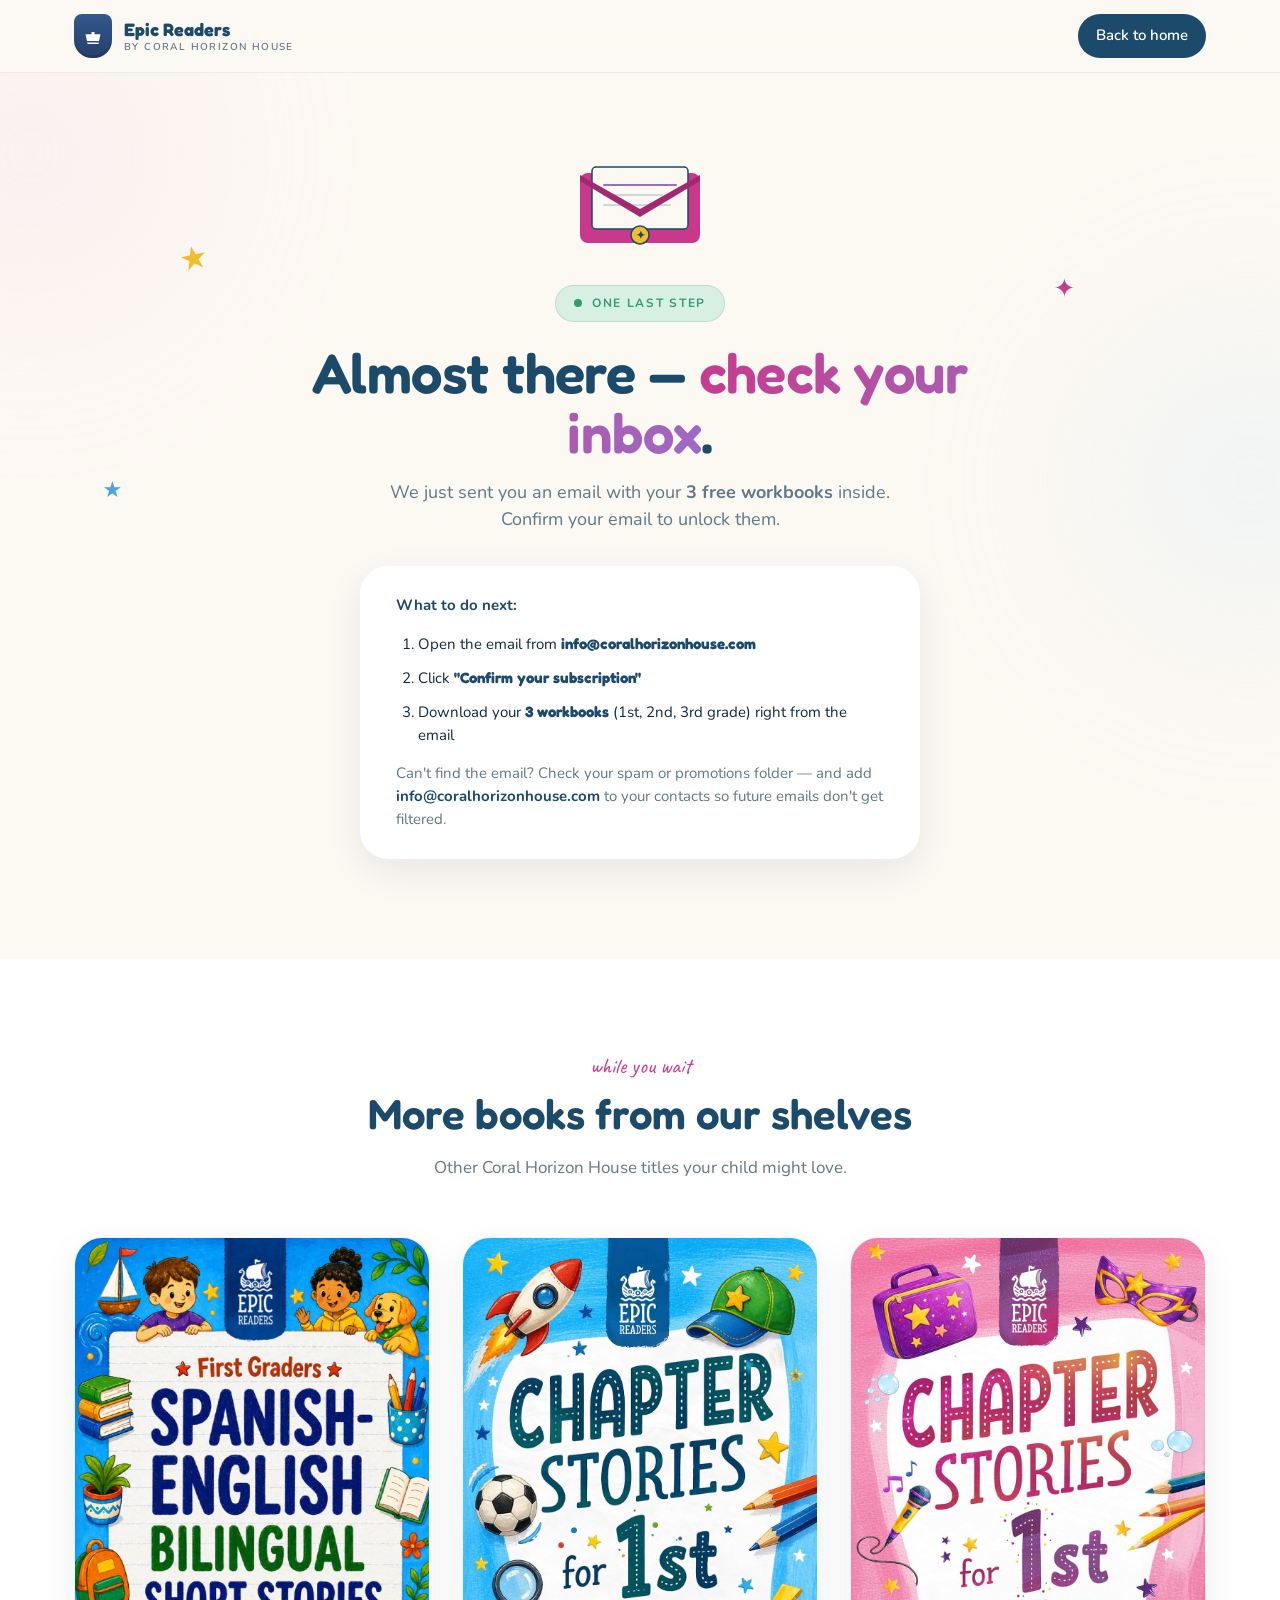
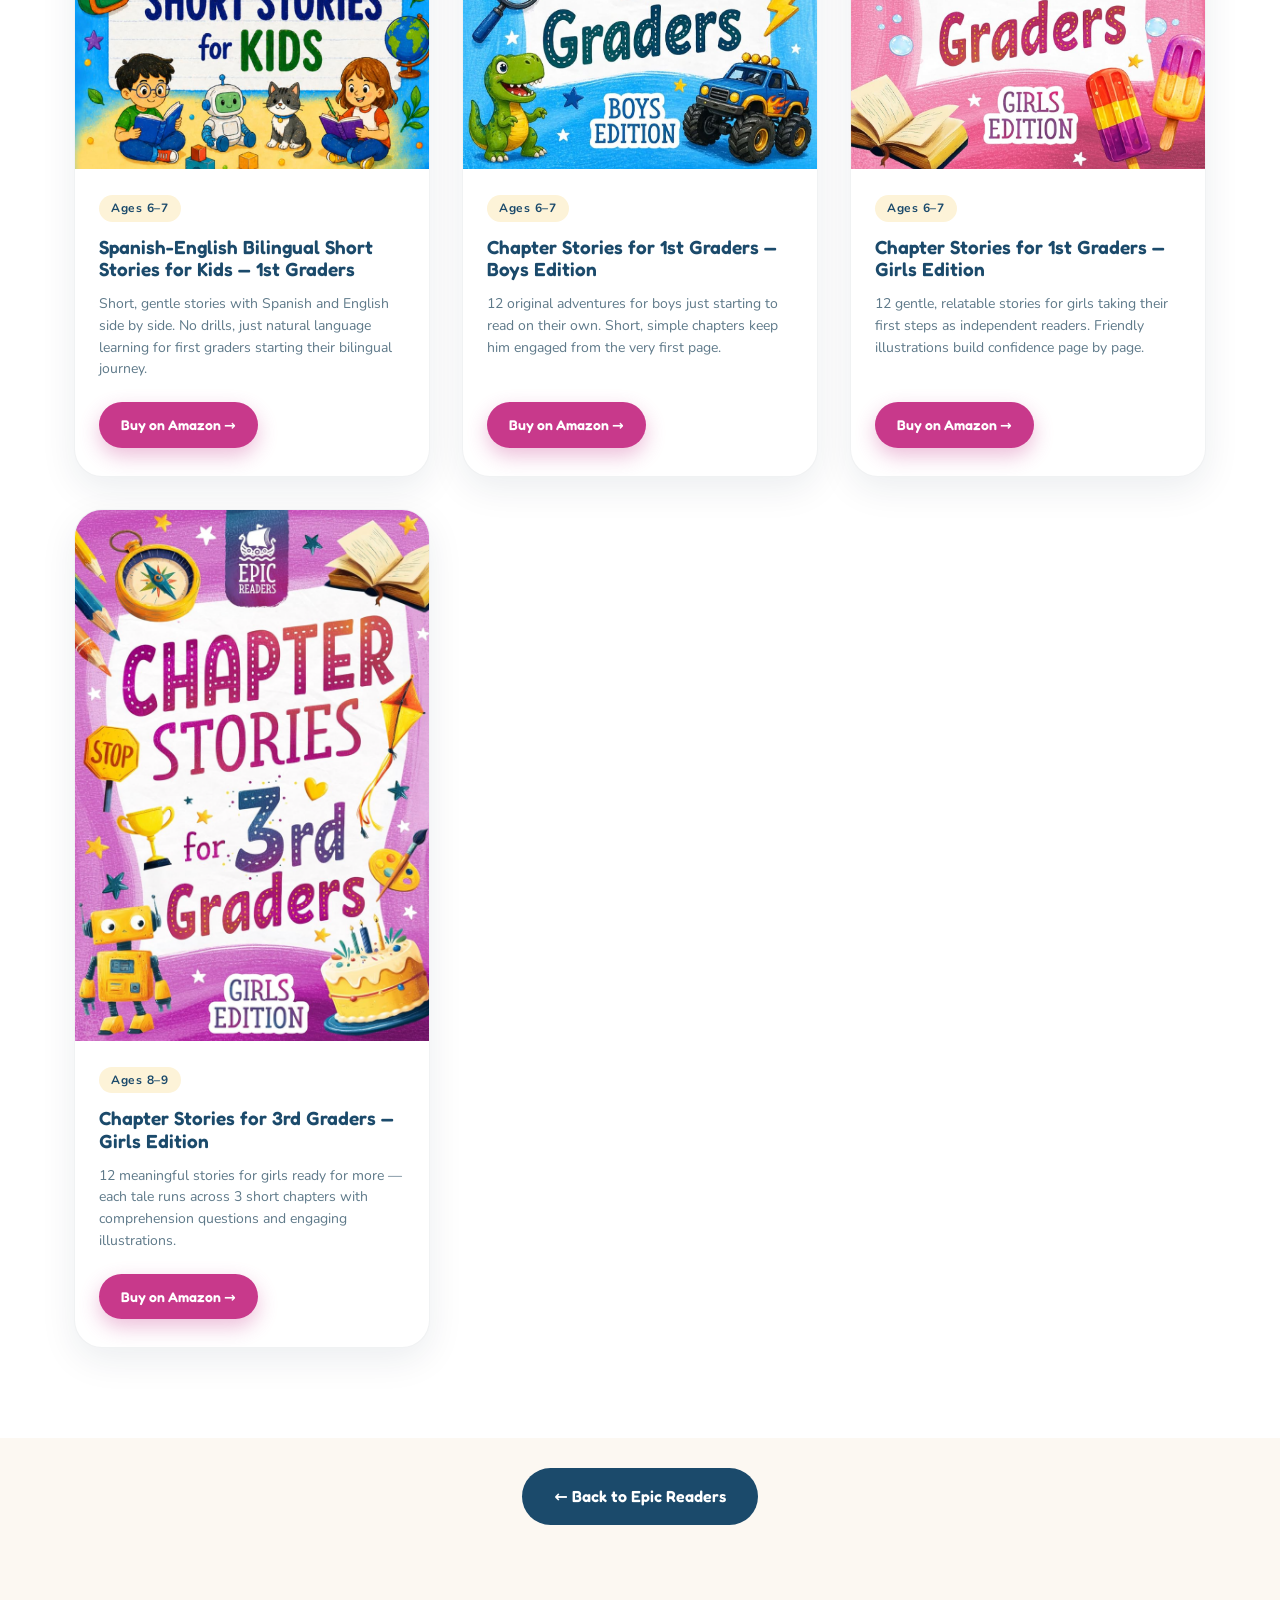
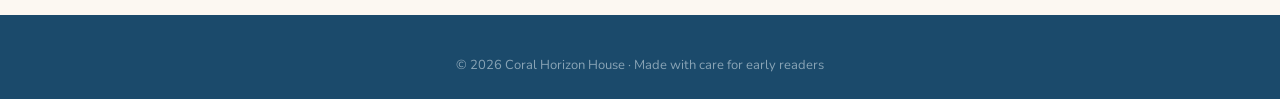
<file: epic-readers/thank-you/index.html>
<!doctype html>
<html lang="en">
<head>
  <meta charset="utf-8" />
  <meta name="viewport" content="width=device-width, initial-scale=1" />
  <title>Almost there — Epic Readers</title>
  <meta name="description" content="Thanks for joining the Epic Readers waitlist. Check your inbox to confirm your subscription." />
  <meta name="robots" content="noindex" />

  <link rel="preconnect" href="https://fonts.googleapis.com" />
  <link rel="preconnect" href="https://fonts.gstatic.com" crossorigin />
  <link href="https://fonts.googleapis.com/css2?family=Fredoka:wght@500;600;700&family=Nunito:wght@400;600;700;800&family=Caveat:wght@600;700&display=swap" rel="stylesheet" />

  <style>
    :root {
      --pink: #c8398b;
      --pink-soft: #fbe5f0;
      --blue: #4ba3df;
      --blue-soft: #e2f1fb;
      --purple: #9c6cc5;
      --purple-soft: #efe6f7;
      --yellow: #f2bc30;
      --yellow-soft: #fdf3d8;
      --green: #2f9e6c;
      --green-soft: #d8f0e3;
      --navy: #1b4a6b;
      --ink: #0f2a3d;
      --cream: #fcf8f2;
      --paper: #ffffff;
      --muted: #5e7989;

      --max: 1180px;
      --radius-card: 28px;
      --radius-btn: 999px;
      --shadow-soft: 0 12px 36px rgba(15, 42, 61, 0.08);
      --shadow-pop: 0 28px 64px rgba(15, 42, 61, 0.18);

      --font-display: "Fredoka", system-ui, sans-serif;
      --font-body: "Nunito", system-ui, sans-serif;
      --font-hand: "Caveat", cursive;
    }

    * { box-sizing: border-box; }
    html { scroll-behavior: smooth; }
    body {
      margin: 0;
      font-family: var(--font-body);
      color: var(--ink);
      background: var(--cream);
      line-height: 1.55;
      -webkit-font-smoothing: antialiased;
      overflow-x: hidden;
    }
    img { max-width: 100%; display: block; }
    a { color: inherit; }

    .wrap {
      width: 100%;
      max-width: var(--max);
      margin: 0 auto;
      padding: 0 24px;
    }

    /* ---------- HEADER ---------- */
    .header {
      position: sticky;
      top: 0;
      z-index: 50;
      backdrop-filter: blur(14px);
      background: rgba(252, 248, 242, 0.85);
      border-bottom: 1px solid rgba(15, 42, 61, 0.06);
    }
    .header__inner {
      display: flex;
      align-items: center;
      justify-content: space-between;
      height: 72px;
      gap: 20px;
    }
    .brand {
      display: flex;
      align-items: center;
      gap: 12px;
      font-family: var(--font-display);
      font-weight: 700;
      font-size: 18px;
      color: var(--navy);
      text-decoration: none;
    }
    .brand__shield {
      width: 38px;
      height: 44px;
      display: grid;
      place-items: center;
      background: linear-gradient(180deg, #34588c 0%, #243f6b 100%);
      border-radius: 8px 8px 18px 18px;
      color: #fff;
      padding-top: 4px;
      box-shadow: inset 0 -3px 0 rgba(0,0,0,0.12);
    }
    .brand__shield svg { width: 18px; height: 14px; }
    .brand__name { display: flex; flex-direction: column; line-height: 1; }
    .brand__name small {
      font-family: var(--font-body);
      font-weight: 600;
      font-size: 10px;
      letter-spacing: 0.14em;
      text-transform: uppercase;
      color: var(--muted);
      margin-top: 4px;
    }
    .nav__cta {
      background: var(--navy);
      color: #fff !important;
      padding: 10px 18px;
      border-radius: var(--radius-btn);
      text-decoration: none;
      font-weight: 600;
      font-size: 15px;
      transition: transform 0.2s, box-shadow 0.2s;
    }
    .nav__cta:hover { transform: translateY(-1px); box-shadow: 0 8px 20px rgba(27, 74, 107, 0.25); }

    /* ---------- HERO ---------- */
    .hero {
      position: relative;
      padding: 80px 0 100px;
      text-align: center;
      overflow: hidden;
    }
    .hero::before, .hero::after {
      content: "";
      position: absolute;
      border-radius: 50%;
      filter: blur(70px);
      opacity: 0.55;
      pointer-events: none;
    }
    .hero::before {
      width: 460px; height: 460px;
      top: -150px; left: -200px;
      background: radial-gradient(circle, var(--pink-soft), transparent 70%);
    }
    .hero::after {
      width: 460px; height: 460px;
      top: 20%; right: -200px;
      background: radial-gradient(circle, var(--blue-soft), transparent 70%);
    }

    .hero__envelope {
      width: 140px;
      height: 100px;
      margin: 0 auto 32px;
      position: relative;
      animation: float 4s ease-in-out infinite;
    }
    .hero__envelope svg { width: 100%; height: 100%; }
    @keyframes float {
      0%, 100% { transform: translateY(0); }
      50% { transform: translateY(-12px); }
    }
    .hero__spark {
      position: absolute;
      font-family: var(--font-display);
      font-weight: 700;
      pointer-events: none;
    }
    .hero__spark--1 { top: 18%; left: 14%; color: var(--yellow); font-size: 32px; transform: rotate(-12deg); animation: twinkle 3s ease-in-out infinite; }
    .hero__spark--2 { top: 22%; right: 16%; color: var(--pink); font-size: 26px; animation: twinkle 3s ease-in-out 1s infinite; }
    .hero__spark--3 { top: 45%; left: 8%; color: var(--blue); font-size: 22px; animation: twinkle 3s ease-in-out 2s infinite; }
    @keyframes twinkle {
      0%, 100% { opacity: 0.3; transform: scale(1) rotate(0deg); }
      50% { opacity: 1; transform: scale(1.15) rotate(15deg); }
    }

    .eyebrow {
      display: inline-flex;
      align-items: center;
      gap: 10px;
      background: var(--green-soft);
      border: 1px solid rgba(47, 158, 108, 0.2);
      padding: 8px 18px;
      border-radius: var(--radius-btn);
      font-size: 12px;
      font-weight: 700;
      letter-spacing: 0.14em;
      text-transform: uppercase;
      color: var(--green);
    }
    .eyebrow__dot { width: 8px; height: 8px; background: var(--green); border-radius: 50%; }

    .hero__title {
      font-family: var(--font-display);
      font-weight: 600;
      font-size: clamp(36px, 5vw, 56px);
      line-height: 1.08;
      letter-spacing: -0.01em;
      color: var(--navy);
      margin: 20px 0 16px;
      max-width: 720px;
      margin-left: auto;
      margin-right: auto;
    }
    .hero__title .accent {
      background: linear-gradient(120deg, var(--pink), var(--purple));
      -webkit-background-clip: text;
      background-clip: text;
      color: transparent;
    }
    .hero__sub {
      font-size: 18px;
      color: var(--muted);
      max-width: 560px;
      margin: 0 auto 32px;
    }
    .hero__instructions {
      display: inline-flex;
      flex-direction: column;
      gap: 14px;
      padding: 28px 36px;
      background: #fff;
      border-radius: var(--radius-card);
      box-shadow: var(--shadow-soft);
      max-width: 560px;
      margin: 0 auto;
      text-align: left;
    }
    .hero__instructions p { margin: 0; color: var(--muted); font-size: 15px; }
    .hero__instructions p strong { color: var(--navy); }
    .hero__instructions ol {
      margin: 0; padding-left: 22px;
      display: flex; flex-direction: column; gap: 10px;
    }
    .hero__instructions li {
      color: var(--ink);
      font-size: 15px;
    }
    .hero__instructions li strong { color: var(--navy); font-family: var(--font-display); }
    .hero__fineprint {
      font-size: 13px;
      color: var(--muted);
      margin-top: 22px;
    }

    /* ---------- MORE BOOKS ---------- */
    .more {
      padding: 90px 0;
      background: var(--paper);
      position: relative;
    }
    .section__head {
      text-align: center;
      max-width: 720px;
      margin: 0 auto 56px;
    }
    .section__eyebrow {
      font-family: var(--font-hand);
      font-size: 22px;
      color: var(--pink);
    }
    .section__title {
      font-family: var(--font-display);
      font-weight: 600;
      font-size: clamp(30px, 4vw, 42px);
      line-height: 1.1;
      color: var(--navy);
      margin: 8px 0 16px;
    }
    .section__sub {
      font-size: 17px;
      color: var(--muted);
    }

    .books__grid {
      display: grid;
      grid-template-columns: repeat(auto-fit, minmax(260px, 1fr));
      gap: 32px;
    }
    .book {
      background: #fff;
      border-radius: var(--radius-card);
      overflow: hidden;
      border: 1px solid rgba(15, 42, 61, 0.06);
      box-shadow: var(--shadow-soft);
      display: flex;
      flex-direction: column;
      transition: transform 0.3s, box-shadow 0.3s;
    }
    .book:hover { transform: translateY(-8px); box-shadow: var(--shadow-pop); }
    .book__cover-wrap {
      aspect-ratio: 2/3;
      position: relative;
      overflow: hidden;
      background: #eee;
    }
    .book__cover-wrap img {
      width: 100%;
      height: 100%;
      object-fit: cover;
      display: block;
    }
    .book__cover-wrap--placeholder {
      background: linear-gradient(180deg, var(--blue-soft), var(--blue));
      display: grid;
      place-items: center;
      color: #fff;
      font-family: var(--font-display);
      text-align: center;
      padding: 28px;
    }
    .book__cover-wrap--placeholder .ph__title {
      font-size: 16px;
      letter-spacing: 0.04em;
      line-height: 1.2;
      text-shadow: 0 2px 8px rgba(0,0,0,0.2);
    }
    .book__cover-wrap--placeholder .ph__sub {
      font-size: 12px;
      margin-top: 12px;
      opacity: 0.85;
      font-family: var(--font-body);
    }
    .book__body {
      padding: 26px 24px 28px;
      display: flex;
      flex-direction: column;
      flex: 1;
    }
    .book__age {
      display: inline-block;
      background: var(--yellow-soft);
      color: var(--navy);
      padding: 4px 12px;
      border-radius: var(--radius-btn);
      font-size: 12px;
      font-weight: 700;
      letter-spacing: 0.06em;
      width: fit-content;
      margin-bottom: 14px;
    }
    .book__title {
      font-family: var(--font-display);
      font-weight: 600;
      font-size: 19px;
      color: var(--navy);
      margin: 0 0 12px;
      line-height: 1.2;
    }
    .book__desc {
      font-size: 14px;
      color: var(--muted);
      margin: 0 0 22px;
      flex: 1;
    }
    .btn {
      display: inline-flex;
      align-items: center;
      justify-content: center;
      gap: 8px;
      font-family: var(--font-display);
      font-weight: 600;
      font-size: 14px;
      padding: 12px 22px;
      border-radius: var(--radius-btn);
      text-decoration: none;
      cursor: pointer;
      border: none;
      transition: transform 0.2s, box-shadow 0.2s, background 0.2s;
      white-space: nowrap;
    }
    .btn--primary {
      background: var(--pink);
      color: #fff;
      box-shadow: 0 8px 20px rgba(200, 57, 139, 0.32);
      align-self: flex-start;
    }
    .btn--primary:hover { transform: translateY(-2px); box-shadow: 0 12px 28px rgba(200, 57, 139, 0.42); }
    .btn--back {
      background: var(--navy);
      color: #fff;
      padding: 16px 32px;
      font-size: 16px;
    }
    .btn--back:hover { transform: translateY(-2px); box-shadow: 0 12px 28px rgba(27, 74, 107, 0.3); }

    .back-section {
      text-align: center;
      padding: 30px 0 90px;
    }

    /* ---------- FOOTER ---------- */
    .footer {
      background: var(--navy);
      color: #b8cad6;
      padding: 40px 0 24px;
      text-align: center;
    }
    .footer__inner { font-size: 13px; color: rgba(184, 202, 214, 0.7); }
    .footer__inner a { color: #fff; text-decoration: none; }

    /* ---------- RESPONSIVE ---------- */
    @media (max-width: 760px) {
      .hero { padding: 56px 0 70px; }
      .hero__instructions { padding: 22px 24px; }
      .more { padding: 64px 0; }
      .books__grid { grid-template-columns: 1fr; }
    }
  </style>
</head>
<body>

  <!-- HEADER -->
  <header class="header">
    <div class="wrap header__inner">
      <a href="/epic-readers/" class="brand">
        <div class="brand__shield">
          <svg viewBox="0 0 24 18" fill="currentColor"><path d="M2 4h20l-2 9H4L2 4zm2 11h16l-1 2H5l-1-2zM10 1h4v3h-4z"/></svg>
        </div>
        <div class="brand__name">
          Epic Readers
          <small>By Coral Horizon House</small>
        </div>
      </a>
      <a href="/epic-readers/" class="nav__cta">Back to home</a>
    </div>
  </header>

  <!-- HERO -->
  <section class="hero">
    <div class="wrap">
      <span class="hero__spark hero__spark--1">★</span>
      <span class="hero__spark hero__spark--2">✦</span>
      <span class="hero__spark hero__spark--3">★</span>

      <div class="hero__envelope">
        <svg viewBox="0 0 140 100" xmlns="http://www.w3.org/2000/svg">
          <!-- envelope back -->
          <rect x="10" y="20" width="120" height="70" rx="8" fill="#c8398b"/>
          <!-- letter peeking -->
          <rect x="22" y="14" width="96" height="62" rx="4" fill="#fcf8f2" stroke="#1b4a6b" stroke-width="1.5"/>
          <line x1="34" y1="32" x2="106" y2="32" stroke="#9c6cc5" stroke-width="2" stroke-linecap="round"/>
          <line x1="34" y1="42" x2="92" y2="42" stroke="#cbd6dd" stroke-width="2" stroke-linecap="round"/>
          <line x1="34" y1="52" x2="100" y2="52" stroke="#cbd6dd" stroke-width="2" stroke-linecap="round"/>
          <!-- envelope flap -->
          <path d="M10 28 L70 64 L130 28 L130 22 L70 56 L10 22 Z" fill="#a02971"/>
          <!-- wax seal -->
          <circle cx="70" cy="82" r="9" fill="#f2bc30" stroke="#1b4a6b" stroke-width="1.5"/>
          <text x="70" y="86" text-anchor="middle" font-family="Fredoka, sans-serif" font-size="11" font-weight="700" fill="#1b4a6b">✦</text>
        </svg>
      </div>

      <span class="eyebrow"><span class="eyebrow__dot"></span> One last step</span>

      <h1 class="hero__title">Almost there — <span class="accent">check your inbox</span>.</h1>
      <p class="hero__sub">
        We just sent you an email with your <strong>3 free workbooks</strong> inside. Confirm your email to unlock them.
      </p>

      <div class="hero__instructions">
        <p><strong>What to do next:</strong></p>
        <ol>
          <li>Open the email from <strong>info@coralhorizonhouse.com</strong></li>
          <li>Click <strong>"Confirm your subscription"</strong></li>
          <li>Download your <strong>3 workbooks</strong> (1st, 2nd, 3rd grade) right from the email</li>
        </ol>
        <p class="hero__fineprint">Can't find the email? Check your spam or promotions folder — and add <strong>info@coralhorizonhouse.com</strong> to your contacts so future emails don't get filtered.</p>
      </div>
    </div>
  </section>

  <!-- MORE BOOKS -->
  <section class="more">
    <div class="wrap">
      <div class="section__head">
        <div class="section__eyebrow">while you wait</div>
        <h2 class="section__title">More books from our shelves</h2>
        <p class="section__sub">Other Coral Horizon House titles your child might love.</p>
      </div>

      <div class="books__grid">
        <!-- Book 1: Spanish-English Bilingual 1st Graders -->
        <article class="book">
          <div class="book__cover-wrap">
            <img src="../cover-bilingual-1st.jpg" alt="Spanish-English Bilingual Short Stories for Kids — First Graders" />
          </div>
          <div class="book__body">
            <span class="book__age">Ages 6–7</span>
            <h3 class="book__title">Spanish-English Bilingual Short Stories for Kids — 1st Graders</h3>
            <p class="book__desc">Short, gentle stories with Spanish and English side by side. No drills, just natural language learning for first graders starting their bilingual journey.</p>
            <a href="https://www.amazon.com/dp/B0GZSQ7CNR" target="_blank" rel="noopener" class="btn btn--primary">Buy on Amazon →</a>
          </div>
        </article>

        <!-- Book 2: Chapter Stories 1st Grade Boys -->
        <article class="book">
          <div class="book__cover-wrap">
            <img src="../cover-boys-1st.jpg" alt="Chapter Stories for 1st Graders — Boys Edition" />
          </div>
          <div class="book__body">
            <span class="book__age">Ages 6–7</span>
            <h3 class="book__title">Chapter Stories for 1st Graders — Boys Edition</h3>
            <p class="book__desc">12 original adventures for boys just starting to read on their own. Short, simple chapters keep him engaged from the very first page.</p>
            <a href="https://www.amazon.com/dp/B0H1XNY6BV" target="_blank" rel="noopener" class="btn btn--primary">Buy on Amazon →</a>
          </div>
        </article>

        <!-- Book 3: Chapter Stories 1st Grade Girls -->
        <article class="book">
          <div class="book__cover-wrap">
            <img src="../cover-girls-1st.jpg" alt="Chapter Stories for 1st Graders — Girls Edition" />
          </div>
          <div class="book__body">
            <span class="book__age">Ages 6–7</span>
            <h3 class="book__title">Chapter Stories for 1st Graders — Girls Edition</h3>
            <p class="book__desc">12 gentle, relatable stories for girls taking their first steps as independent readers. Friendly illustrations build confidence page by page.</p>
            <a href="https://www.amazon.com/dp/B0GY76QD25" target="_blank" rel="noopener" class="btn btn--primary">Buy on Amazon →</a>
          </div>
        </article>

        <!-- Book 4: Chapter Stories 3rd Grade Girls -->
        <article class="book">
          <div class="book__cover-wrap">
            <img src="../cover-girls-3rd.png" alt="Chapter Stories for 3rd Graders — Girls Edition" />
          </div>
          <div class="book__body">
            <span class="book__age">Ages 8–9</span>
            <h3 class="book__title">Chapter Stories for 3rd Graders — Girls Edition</h3>
            <p class="book__desc">12 meaningful stories for girls ready for more — each tale runs across 3 short chapters with comprehension questions and engaging illustrations.</p>
            <a href="https://www.amazon.com/dp/B0GXN8T6BP" target="_blank" rel="noopener" class="btn btn--primary">Buy on Amazon →</a>
          </div>
        </article>
      </div>
    </div>
  </section>

  <!-- BACK BUTTON -->
  <section class="back-section">
    <a href="/epic-readers/" class="btn btn--back">← Back to Epic Readers</a>
  </section>

  <!-- FOOTER -->
  <footer class="footer">
    <div class="wrap footer__inner">
      © 2026 Coral Horizon House · Made with care for early readers
    </div>
  </footer>

</body>
</html>
</file>
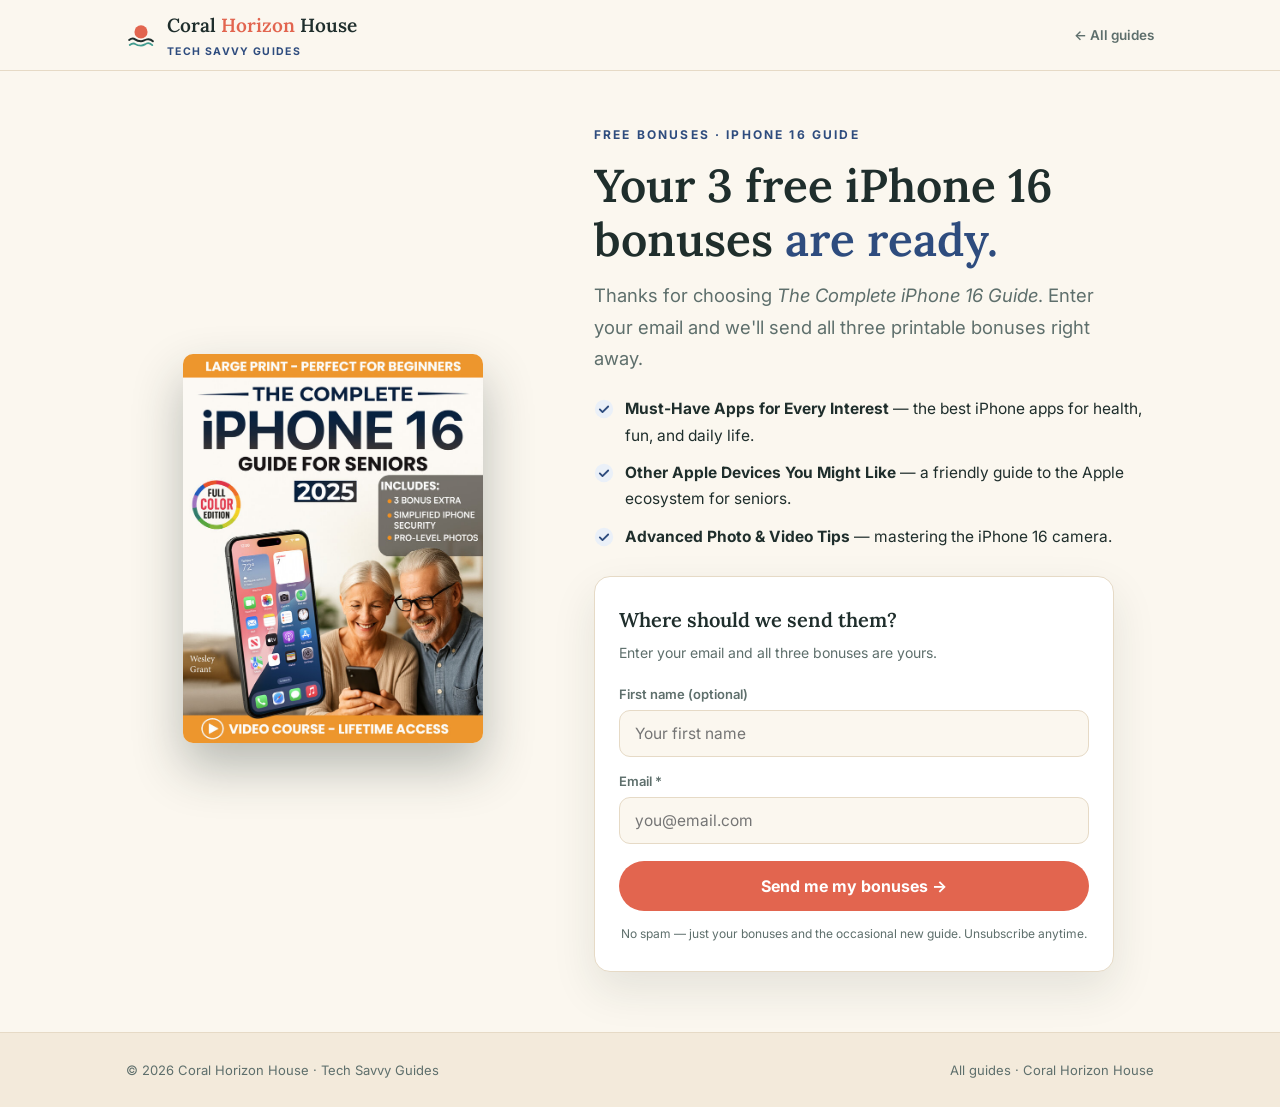
<file: tech-savvy-guides/iphone-16/index.html>
<!doctype html>
<html lang="en">
<head>
<meta charset="utf-8">
<meta name="viewport" content="width=device-width, initial-scale=1">
<title>Your free iPhone 16 bonuses — Tech Savvy Guides</title>
<meta name="description" content="Get your 3 free printable bonuses for The Complete iPhone 16 Guide for Seniors. Enter your email and we'll send them right away.">
<meta name="robots" content="noindex">
<link rel="preconnect" href="https://fonts.googleapis.com">
<link rel="preconnect" href="https://fonts.gstatic.com" crossorigin>
<link href="https://fonts.googleapis.com/css2?family=Lora:ital,wght@0,400;0,500;0,600;0,700&family=Inter:wght@400;500;600;700;800&display=swap" rel="stylesheet">
<link rel="stylesheet" href="../lead.css">
</head>
<body>

<header class="lp-header">
  <div class="wrap">
    <a class="brand" href="../index.html">
      <svg width="30" height="30" viewBox="0 0 48 48" fill="none" xmlns="http://www.w3.org/2000/svg" aria-hidden="true">
        <circle cx="24" cy="19" r="10.5" fill="#E2654F"/>
        <path d="M5 32c4-3 7-3 9.5-1S20 34 24 34s5-2 9.5-3 6.5 0 9.5 3" stroke="#1F2E2C" stroke-width="3.2" stroke-linecap="round"/>
        <path d="M6 40c4-3 7-3 9-1.4S20 41 24 41s5.5-1.8 9-3.4 6 0 9 2.6" stroke="#138577" stroke-width="3" stroke-linecap="round" opacity=".8"/>
      </svg>
      <div><div class="name">Coral <b>Horizon</b> House</div><div class="imprint">Tech Savvy Guides</div></div>
    </a>
    <a class="back" href="../index.html">← All guides</a>
  </div>
</header>

<main class="lp">
  <div class="wrap lp-grid">
    <div class="lp-cover"><img src="../../books/tech-iphone16.jpg" alt="The Complete iPhone 16 Guide for Seniors"></div>
    <div class="lp-copy">
      <span class="eyebrow">Free bonuses · iPhone 16 Guide</span>
      <h1>Your 3 free iPhone 16 bonuses <span class="accent">are ready.</span></h1>
      <p class="lede">Thanks for choosing <em>The Complete iPhone 16 Guide</em>. Enter your email and we'll send all three printable bonuses right away.</p>
      <ul class="gifts">
        <li>
          <svg width="20" height="20" viewBox="0 0 24 24" fill="none"><circle cx="12" cy="12" r="11" fill="#EAF0F8"/><path d="M7 12.5l3.2 3.2L17 9" stroke="#2E4C7E" stroke-width="2.2" stroke-linecap="round" stroke-linejoin="round"/></svg>
          <span><b>Must-Have Apps for Every Interest</b> — the best iPhone apps for health, fun, and daily life.</span>
        </li>
        <li>
          <svg width="20" height="20" viewBox="0 0 24 24" fill="none"><circle cx="12" cy="12" r="11" fill="#EAF0F8"/><path d="M7 12.5l3.2 3.2L17 9" stroke="#2E4C7E" stroke-width="2.2" stroke-linecap="round" stroke-linejoin="round"/></svg>
          <span><b>Other Apple Devices You Might Like</b> — a friendly guide to the Apple ecosystem for seniors.</span>
        </li>
        <li>
          <svg width="20" height="20" viewBox="0 0 24 24" fill="none"><circle cx="12" cy="12" r="11" fill="#EAF0F8"/><path d="M7 12.5l3.2 3.2L17 9" stroke="#2E4C7E" stroke-width="2.2" stroke-linecap="round" stroke-linejoin="round"/></svg>
          <span><b>Advanced Photo &amp; Video Tips</b> — mastering the iPhone 16 camera.</span>
        </li>
      </ul>
      <div class="formcard">
        <div class="ftitle">Where should we send them?</div>
        <div class="fsub">Enter your email and all three bonuses are yours.</div>
        <form id="signup-form" action="https://app.kit.com/forms/9470466/subscriptions" method="post">
          <input type="hidden" name="fields[guide]" value="iphone-16">
          <div class="field"><label for="firstName">First name (optional)</label><input id="firstName" name="fields[first_name]" type="text" placeholder="Your first name"></div>
          <div class="field"><label for="email_address">Email *</label><input id="email_address" name="email_address" type="email" required placeholder="you@email.com"></div>
          <button type="submit" class="btn-submit">Send me my bonuses →</button>
          <p class="fine">No spam — just your bonuses and the occasional new guide. Unsubscribe anytime.</p>
        </form>
      </div>
    </div>
  </div>
</main>

<footer class="lp-footer">
  <div class="wrap">
    <span>© 2026 Coral Horizon House · Tech Savvy Guides</span>
    <span><a href="../index.html">All guides</a> · <a href="../../index.html">Coral Horizon House</a></span>
  </div>
</footer>

<script>
(function(){
  var form=document.getElementById('signup-form');
  if(!form) return;
  form.addEventListener('submit', function(e){
    e.preventDefault();
    var btn=form.querySelector('button[type="submit"]');
    if(btn){btn.disabled=true; btn.textContent='Sending…';}
    var data=new FormData(form);
    fetch(form.action,{method:'POST',body:data,mode:'no-cors'})
      .catch(function(){})
      .finally(function(){ window.location.href='thank-you/index.html'; });
  });
})();
</script>
</body>
</html>
</file>
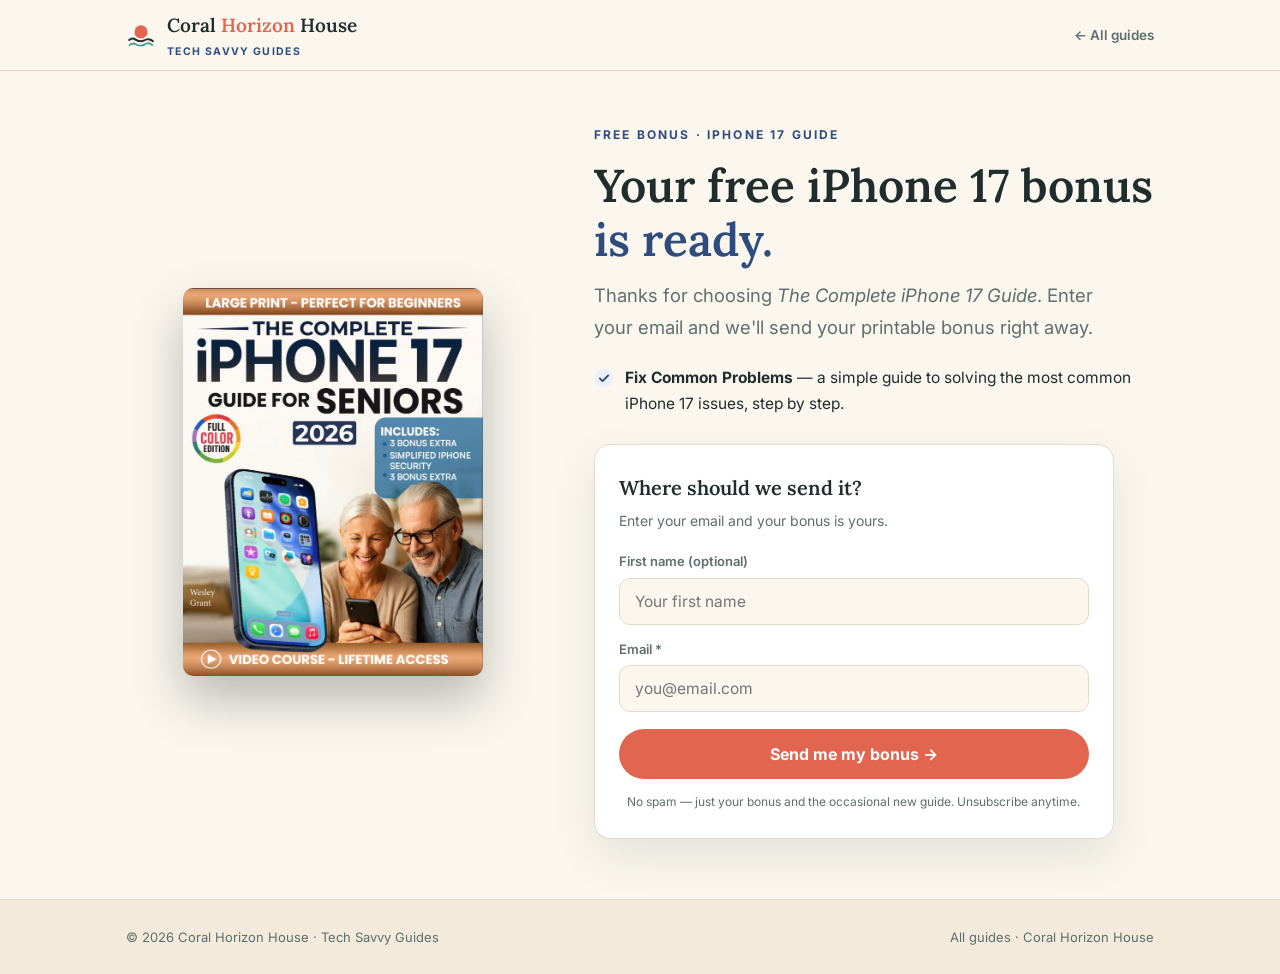
<file: tech-savvy-guides/iphone-17/index.html>
<!doctype html>
<html lang="en">
<head>
<meta charset="utf-8">
<meta name="viewport" content="width=device-width, initial-scale=1">
<title>Your free iPhone 17 bonus — Tech Savvy Guides</title>
<meta name="description" content="Get your free printable bonus for The Complete iPhone 17 Guide for Seniors. Enter your email and we'll send it right away.">
<meta name="robots" content="noindex">
<link rel="preconnect" href="https://fonts.googleapis.com">
<link rel="preconnect" href="https://fonts.gstatic.com" crossorigin>
<link href="https://fonts.googleapis.com/css2?family=Lora:ital,wght@0,400;0,500;0,600;0,700&family=Inter:wght@400;500;600;700;800&display=swap" rel="stylesheet">
<link rel="stylesheet" href="../lead.css">
</head>
<body>

<header class="lp-header">
  <div class="wrap">
    <a class="brand" href="../index.html">
      <svg width="30" height="30" viewBox="0 0 48 48" fill="none" xmlns="http://www.w3.org/2000/svg" aria-hidden="true">
        <circle cx="24" cy="19" r="10.5" fill="#E2654F"/>
        <path d="M5 32c4-3 7-3 9.5-1S20 34 24 34s5-2 9.5-3 6.5 0 9.5 3" stroke="#1F2E2C" stroke-width="3.2" stroke-linecap="round"/>
        <path d="M6 40c4-3 7-3 9-1.4S20 41 24 41s5.5-1.8 9-3.4 6 0 9 2.6" stroke="#138577" stroke-width="3" stroke-linecap="round" opacity=".8"/>
      </svg>
      <div><div class="name">Coral <b>Horizon</b> House</div><div class="imprint">Tech Savvy Guides</div></div>
    </a>
    <a class="back" href="../index.html">← All guides</a>
  </div>
</header>

<main class="lp">
  <div class="wrap lp-grid">
    <div class="lp-cover"><img src="../../books/tech-iphone17.jpg" alt="The Complete iPhone 17 Guide for Seniors"></div>
    <div class="lp-copy">
      <span class="eyebrow">Free bonus · iPhone 17 Guide</span>
      <h1>Your free iPhone 17 bonus <span class="accent">is ready.</span></h1>
      <p class="lede">Thanks for choosing <em>The Complete iPhone 17 Guide</em>. Enter your email and we'll send your printable bonus right away.</p>
      <ul class="gifts">
        <li>
          <svg width="20" height="20" viewBox="0 0 24 24" fill="none"><circle cx="12" cy="12" r="11" fill="#EAF0F8"/><path d="M7 12.5l3.2 3.2L17 9" stroke="#2E4C7E" stroke-width="2.2" stroke-linecap="round" stroke-linejoin="round"/></svg>
          <span><b>Fix Common Problems</b> — a simple guide to solving the most common iPhone 17 issues, step by step.</span>
        </li>
      </ul>
      <div class="formcard">
        <div class="ftitle">Where should we send it?</div>
        <div class="fsub">Enter your email and your bonus is yours.</div>
        <form id="signup-form" action="https://app.kit.com/forms/9470466/subscriptions" method="post">
          <input type="hidden" name="fields[guide]" value="iphone-17">
          <div class="field"><label for="firstName">First name (optional)</label><input id="firstName" name="fields[first_name]" type="text" placeholder="Your first name"></div>
          <div class="field"><label for="email_address">Email *</label><input id="email_address" name="email_address" type="email" required placeholder="you@email.com"></div>
          <button type="submit" class="btn-submit">Send me my bonus →</button>
          <p class="fine">No spam — just your bonus and the occasional new guide. Unsubscribe anytime.</p>
        </form>
      </div>
    </div>
  </div>
</main>

<footer class="lp-footer">
  <div class="wrap">
    <span>© 2026 Coral Horizon House · Tech Savvy Guides</span>
    <span><a href="../index.html">All guides</a> · <a href="../../index.html">Coral Horizon House</a></span>
  </div>
</footer>

<script>
(function(){
  var form=document.getElementById('signup-form');
  if(!form) return;
  form.addEventListener('submit', function(e){
    e.preventDefault();
    var btn=form.querySelector('button[type="submit"]');
    if(btn){btn.disabled=true; btn.textContent='Sending…';}
    var data=new FormData(form);
    fetch(form.action,{method:'POST',body:data,mode:'no-cors'})
      .catch(function(){})
      .finally(function(){ window.location.href='thank-you/index.html'; });
  });
})();
</script>
</body>
</html>
</file>
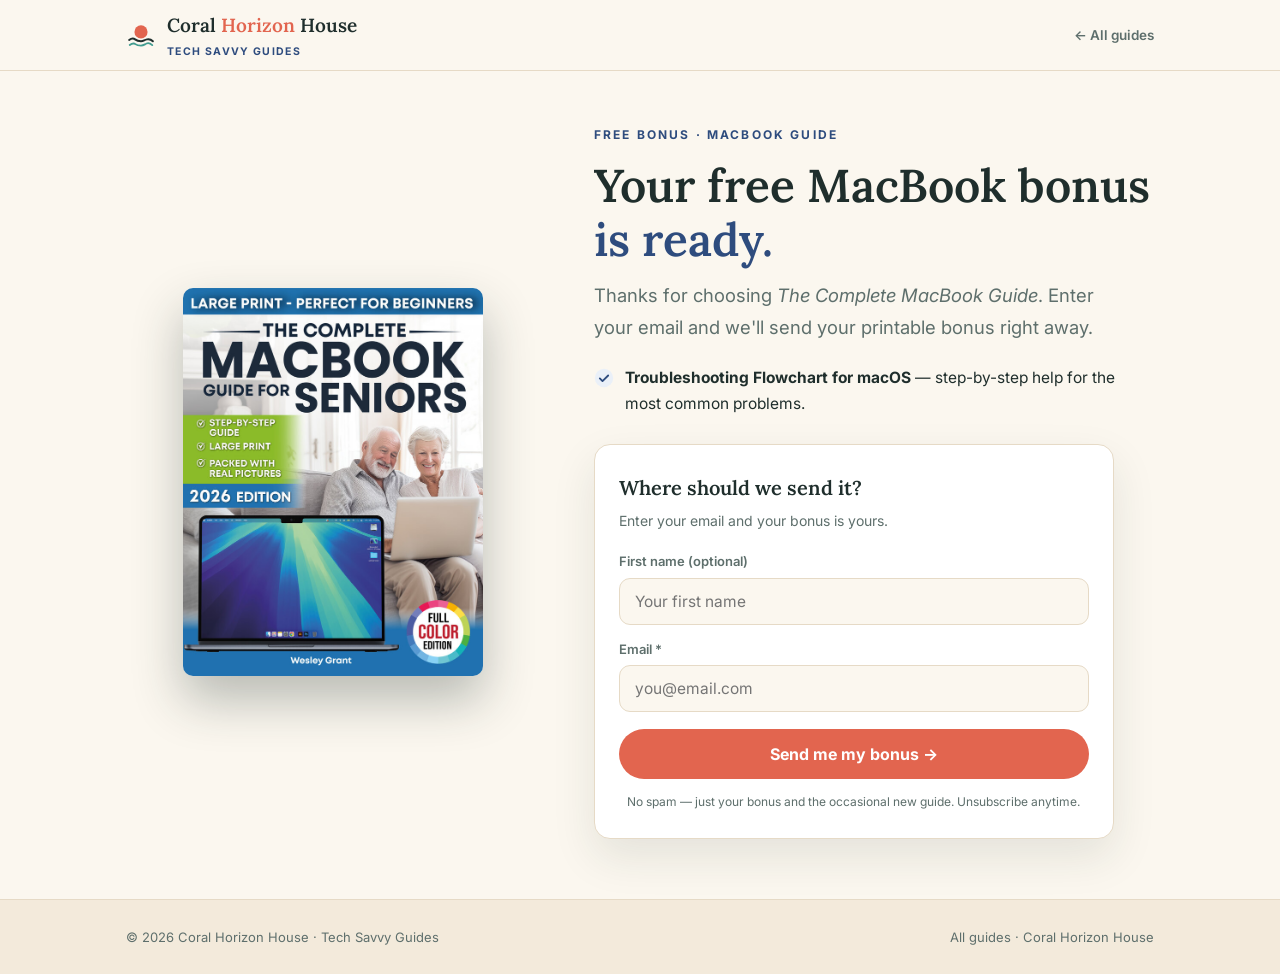
<file: tech-savvy-guides/macbook/index.html>
<!doctype html>
<html lang="en">
<head>
<meta charset="utf-8">
<meta name="viewport" content="width=device-width, initial-scale=1">
<title>Your free MacBook bonus — Tech Savvy Guides</title>
<meta name="description" content="Get your free printable bonus for The Complete MacBook Guide for Seniors. Enter your email and we'll send it right away.">
<meta name="robots" content="noindex">
<link rel="preconnect" href="https://fonts.googleapis.com">
<link rel="preconnect" href="https://fonts.gstatic.com" crossorigin>
<link href="https://fonts.googleapis.com/css2?family=Lora:ital,wght@0,400;0,500;0,600;0,700&family=Inter:wght@400;500;600;700;800&display=swap" rel="stylesheet">
<link rel="stylesheet" href="../lead.css">
</head>
<body>

<header class="lp-header">
  <div class="wrap">
    <a class="brand" href="../index.html">
      <svg width="30" height="30" viewBox="0 0 48 48" fill="none" xmlns="http://www.w3.org/2000/svg" aria-hidden="true">
        <circle cx="24" cy="19" r="10.5" fill="#E2654F"/>
        <path d="M5 32c4-3 7-3 9.5-1S20 34 24 34s5-2 9.5-3 6.5 0 9.5 3" stroke="#1F2E2C" stroke-width="3.2" stroke-linecap="round"/>
        <path d="M6 40c4-3 7-3 9-1.4S20 41 24 41s5.5-1.8 9-3.4 6 0 9 2.6" stroke="#138577" stroke-width="3" stroke-linecap="round" opacity=".8"/>
      </svg>
      <div><div class="name">Coral <b>Horizon</b> House</div><div class="imprint">Tech Savvy Guides</div></div>
    </a>
    <a class="back" href="../index.html">← All guides</a>
  </div>
</header>

<main class="lp">
  <div class="wrap lp-grid">
    <div class="lp-cover"><img src="../../books/tech-macbook.jpg" alt="The Complete MacBook Guide for Seniors"></div>
    <div class="lp-copy">
      <span class="eyebrow">Free bonus · MacBook Guide</span>
      <h1>Your free MacBook bonus <span class="accent">is ready.</span></h1>
      <p class="lede">Thanks for choosing <em>The Complete MacBook Guide</em>. Enter your email and we'll send your printable bonus right away.</p>
      <ul class="gifts">
        <li>
          <svg width="20" height="20" viewBox="0 0 24 24" fill="none"><circle cx="12" cy="12" r="11" fill="#EAF0F8"/><path d="M7 12.5l3.2 3.2L17 9" stroke="#2E4C7E" stroke-width="2.2" stroke-linecap="round" stroke-linejoin="round"/></svg>
          <span><b>Troubleshooting Flowchart for macOS</b> — step-by-step help for the most common problems.</span>
        </li>
      </ul>
      <div class="formcard">
        <div class="ftitle">Where should we send it?</div>
        <div class="fsub">Enter your email and your bonus is yours.</div>
        <form id="signup-form" action="https://app.kit.com/forms/9470466/subscriptions" method="post">
          <input type="hidden" name="fields[guide]" value="macbook">
          <div class="field"><label for="firstName">First name (optional)</label><input id="firstName" name="fields[first_name]" type="text" placeholder="Your first name"></div>
          <div class="field"><label for="email_address">Email *</label><input id="email_address" name="email_address" type="email" required placeholder="you@email.com"></div>
          <button type="submit" class="btn-submit">Send me my bonus →</button>
          <p class="fine">No spam — just your bonus and the occasional new guide. Unsubscribe anytime.</p>
        </form>
      </div>
    </div>
  </div>
</main>

<footer class="lp-footer">
  <div class="wrap">
    <span>© 2026 Coral Horizon House · Tech Savvy Guides</span>
    <span><a href="../index.html">All guides</a> · <a href="../../index.html">Coral Horizon House</a></span>
  </div>
</footer>

<script>
(function(){
  var form=document.getElementById('signup-form');
  if(!form) return;
  form.addEventListener('submit', function(e){
    e.preventDefault();
    var btn=form.querySelector('button[type="submit"]');
    if(btn){btn.disabled=true; btn.textContent='Sending…';}
    var data=new FormData(form);
    fetch(form.action,{method:'POST',body:data,mode:'no-cors'})
      .catch(function(){})
      .finally(function(){ window.location.href='thank-you/index.html'; });
  });
})();
</script>
</body>
</html>
</file>
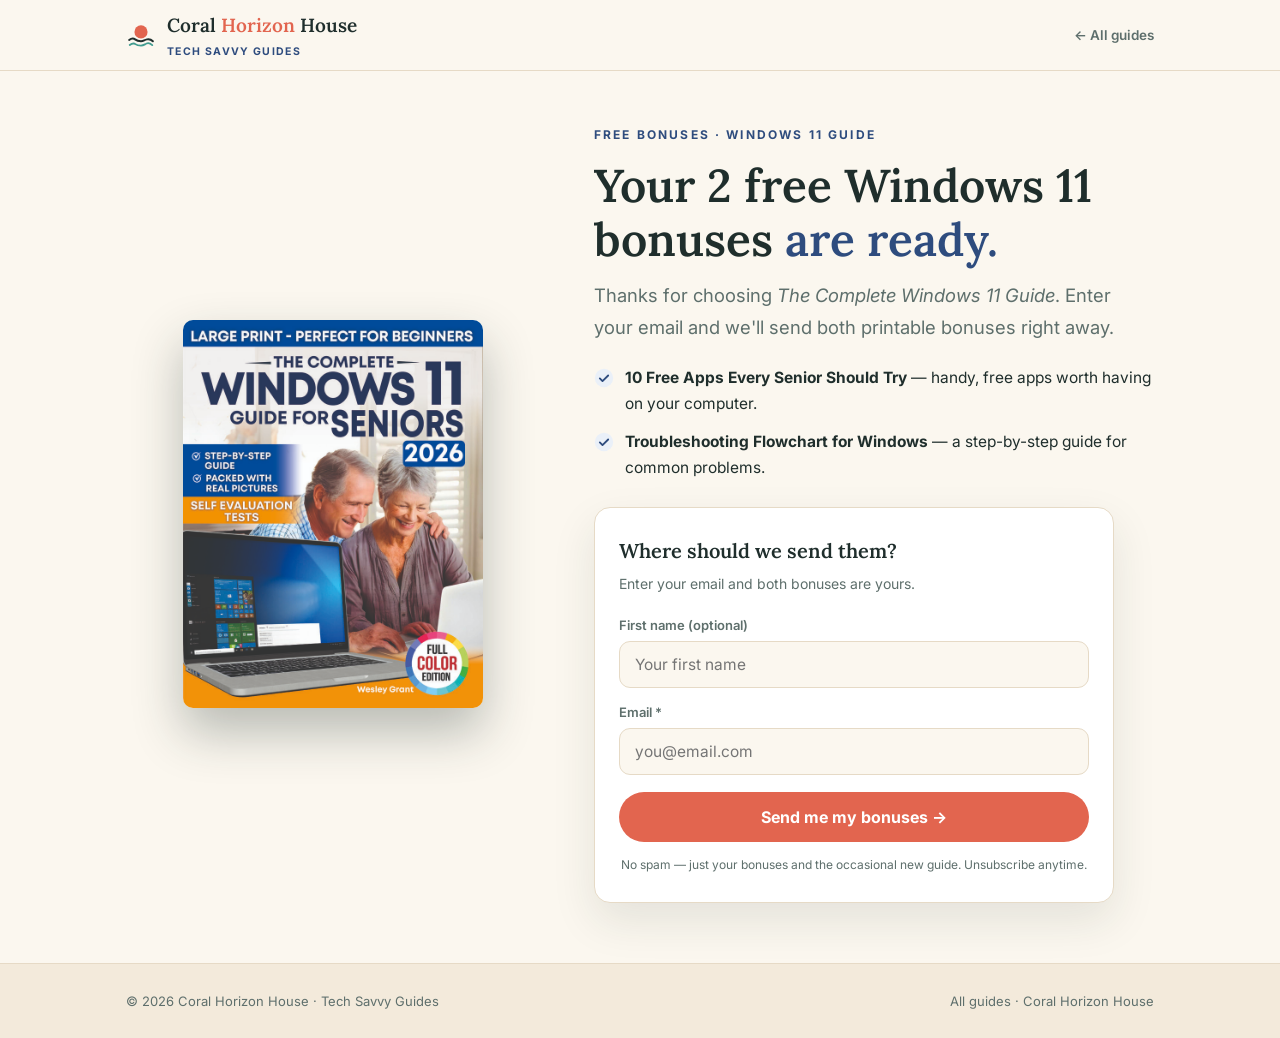
<file: tech-savvy-guides/windows-11/index.html>
<!doctype html>
<html lang="en">
<head>
<meta charset="utf-8">
<meta name="viewport" content="width=device-width, initial-scale=1">
<title>Your free Windows 11 bonuses — Tech Savvy Guides</title>
<meta name="description" content="Get your 2 free printable bonuses for The Complete Windows 11 Guide for Seniors. Enter your email and we'll send them right away.">
<meta name="robots" content="noindex">
<link rel="preconnect" href="https://fonts.googleapis.com">
<link rel="preconnect" href="https://fonts.gstatic.com" crossorigin>
<link href="https://fonts.googleapis.com/css2?family=Lora:ital,wght@0,400;0,500;0,600;0,700&family=Inter:wght@400;500;600;700;800&display=swap" rel="stylesheet">
<link rel="stylesheet" href="../lead.css">
</head>
<body>

<header class="lp-header">
  <div class="wrap">
    <a class="brand" href="../index.html">
      <svg width="30" height="30" viewBox="0 0 48 48" fill="none" xmlns="http://www.w3.org/2000/svg" aria-hidden="true">
        <circle cx="24" cy="19" r="10.5" fill="#E2654F"/>
        <path d="M5 32c4-3 7-3 9.5-1S20 34 24 34s5-2 9.5-3 6.5 0 9.5 3" stroke="#1F2E2C" stroke-width="3.2" stroke-linecap="round"/>
        <path d="M6 40c4-3 7-3 9-1.4S20 41 24 41s5.5-1.8 9-3.4 6 0 9 2.6" stroke="#138577" stroke-width="3" stroke-linecap="round" opacity=".8"/>
      </svg>
      <div><div class="name">Coral <b>Horizon</b> House</div><div class="imprint">Tech Savvy Guides</div></div>
    </a>
    <a class="back" href="../index.html">← All guides</a>
  </div>
</header>

<main class="lp">
  <div class="wrap lp-grid">
    <div class="lp-cover"><img src="../../books/tech-windows11.jpg" alt="The Complete Windows 11 Guide for Seniors"></div>
    <div class="lp-copy">
      <span class="eyebrow">Free bonuses · Windows 11 Guide</span>
      <h1>Your 2 free Windows 11 bonuses <span class="accent">are ready.</span></h1>
      <p class="lede">Thanks for choosing <em>The Complete Windows 11 Guide</em>. Enter your email and we'll send both printable bonuses right away.</p>
      <ul class="gifts">
        <li>
          <svg width="20" height="20" viewBox="0 0 24 24" fill="none"><circle cx="12" cy="12" r="11" fill="#EAF0F8"/><path d="M7 12.5l3.2 3.2L17 9" stroke="#2E4C7E" stroke-width="2.2" stroke-linecap="round" stroke-linejoin="round"/></svg>
          <span><b>10 Free Apps Every Senior Should Try</b> — handy, free apps worth having on your computer.</span>
        </li>
        <li>
          <svg width="20" height="20" viewBox="0 0 24 24" fill="none"><circle cx="12" cy="12" r="11" fill="#EAF0F8"/><path d="M7 12.5l3.2 3.2L17 9" stroke="#2E4C7E" stroke-width="2.2" stroke-linecap="round" stroke-linejoin="round"/></svg>
          <span><b>Troubleshooting Flowchart for Windows</b> — a step-by-step guide for common problems.</span>
        </li>
      </ul>
      <div class="formcard">
        <div class="ftitle">Where should we send them?</div>
        <div class="fsub">Enter your email and both bonuses are yours.</div>
        <form id="signup-form" action="https://app.kit.com/forms/9470466/subscriptions" method="post">
          <input type="hidden" name="fields[guide]" value="windows-11">
          <div class="field"><label for="firstName">First name (optional)</label><input id="firstName" name="fields[first_name]" type="text" placeholder="Your first name"></div>
          <div class="field"><label for="email_address">Email *</label><input id="email_address" name="email_address" type="email" required placeholder="you@email.com"></div>
          <button type="submit" class="btn-submit">Send me my bonuses →</button>
          <p class="fine">No spam — just your bonuses and the occasional new guide. Unsubscribe anytime.</p>
        </form>
      </div>
    </div>
  </div>
</main>

<footer class="lp-footer">
  <div class="wrap">
    <span>© 2026 Coral Horizon House · Tech Savvy Guides</span>
    <span><a href="../index.html">All guides</a> · <a href="../../index.html">Coral Horizon House</a></span>
  </div>
</footer>

<script>
(function(){
  var form=document.getElementById('signup-form');
  if(!form) return;
  form.addEventListener('submit', function(e){
    e.preventDefault();
    var btn=form.querySelector('button[type="submit"]');
    if(btn){btn.disabled=true; btn.textContent='Sending…';}
    var data=new FormData(form);
    fetch(form.action,{method:'POST',body:data,mode:'no-cors'})
      .catch(function(){})
      .finally(function(){ window.location.href='thank-you/index.html'; });
  });
})();
</script>
</body>
</html>
</file>
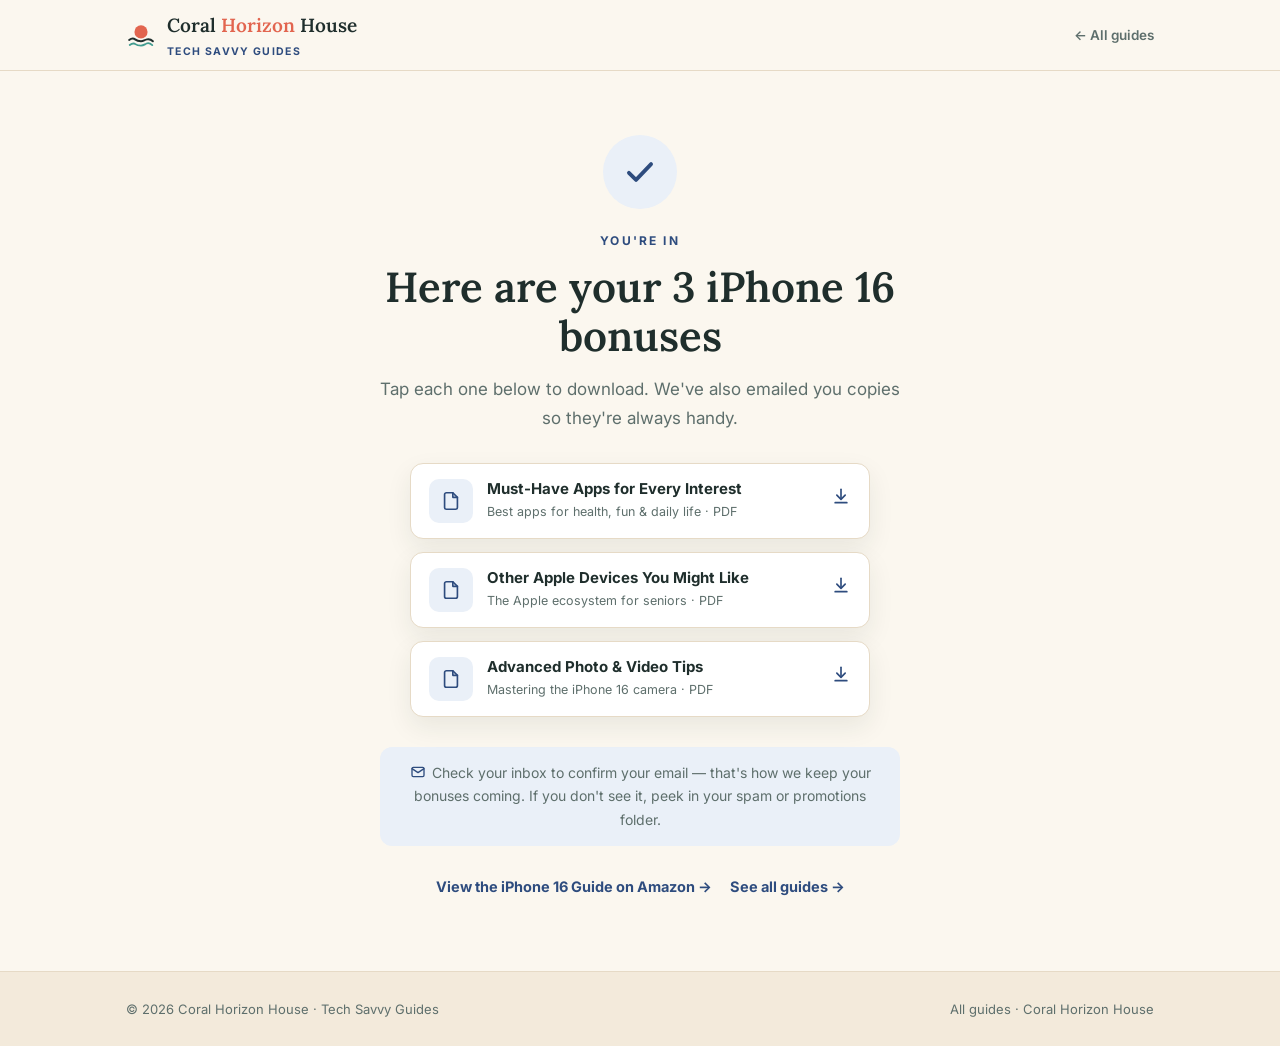
<file: tech-savvy-guides/iphone-16/thank-you/index.html>
<!doctype html>
<html lang="en">
<head>
<meta charset="utf-8">
<meta name="viewport" content="width=device-width, initial-scale=1">
<title>Your iPhone 16 bonuses — download — Tech Savvy Guides</title>
<meta name="robots" content="noindex">
<link rel="preconnect" href="https://fonts.googleapis.com">
<link rel="preconnect" href="https://fonts.gstatic.com" crossorigin>
<link href="https://fonts.googleapis.com/css2?family=Lora:ital,wght@0,400;0,500;0,600;0,700&family=Inter:wght@400;500;600;700;800&display=swap" rel="stylesheet">
<link rel="stylesheet" href="../../lead.css">
</head>
<body>

<header class="lp-header">
  <div class="wrap">
    <a class="brand" href="../../index.html">
      <svg width="30" height="30" viewBox="0 0 48 48" fill="none" xmlns="http://www.w3.org/2000/svg" aria-hidden="true">
        <circle cx="24" cy="19" r="10.5" fill="#E2654F"/>
        <path d="M5 32c4-3 7-3 9.5-1S20 34 24 34s5-2 9.5-3 6.5 0 9.5 3" stroke="#1F2E2C" stroke-width="3.2" stroke-linecap="round"/>
        <path d="M6 40c4-3 7-3 9-1.4S20 41 24 41s5.5-1.8 9-3.4 6 0 9 2.6" stroke="#138577" stroke-width="3" stroke-linecap="round" opacity=".8"/>
      </svg>
      <div><div class="name">Coral <b>Horizon</b> House</div><div class="imprint">Tech Savvy Guides</div></div>
    </a>
    <a class="back" href="../../index.html">← All guides</a>
  </div>
</header>

<main class="ty">
  <div class="wrap">
    <div class="check">
      <svg width="38" height="38" viewBox="0 0 24 24" fill="none" stroke="#2E4C7E" stroke-width="2.4" stroke-linecap="round" stroke-linejoin="round"><path d="M5 12.5l4.5 4.5L19 7"/></svg>
    </div>
    <span class="eyebrow">You're in</span>
    <h1>Here are your 3 iPhone 16 bonuses</h1>
    <p class="lede">Tap each one below to download. We've also emailed you copies so they're always handy.</p>

    <div class="downloads">
      <a class="dl" href="../../bonuses/iphone-16-must-have-apps.pdf" download>
        <span class="dlico"><svg width="22" height="22" viewBox="0 0 24 24" fill="none" stroke="#2E4C7E" stroke-width="1.8" stroke-linecap="round" stroke-linejoin="round"><path d="M14 3H7a2 2 0 0 0-2 2v14a2 2 0 0 0 2 2h10a2 2 0 0 0 2-2V8z"/><path d="M14 3v5h5"/></svg></span>
        <span class="dltxt"><span class="dlname">Must-Have Apps for Every Interest</span><span class="dlmeta">Best apps for health, fun &amp; daily life · PDF</span></span>
        <span class="dlarrow"><svg width="20" height="20" viewBox="0 0 24 24" fill="none" stroke="#2E4C7E" stroke-width="2" stroke-linecap="round" stroke-linejoin="round"><path d="M12 4v11"/><path d="M7 11l5 5 5-5"/><path d="M5 20h14"/></svg></span>
      </a>
      <a class="dl" href="../../bonuses/iphone-16-other-apple-devices.pdf" download>
        <span class="dlico"><svg width="22" height="22" viewBox="0 0 24 24" fill="none" stroke="#2E4C7E" stroke-width="1.8" stroke-linecap="round" stroke-linejoin="round"><path d="M14 3H7a2 2 0 0 0-2 2v14a2 2 0 0 0 2 2h10a2 2 0 0 0 2-2V8z"/><path d="M14 3v5h5"/></svg></span>
        <span class="dltxt"><span class="dlname">Other Apple Devices You Might Like</span><span class="dlmeta">The Apple ecosystem for seniors · PDF</span></span>
        <span class="dlarrow"><svg width="20" height="20" viewBox="0 0 24 24" fill="none" stroke="#2E4C7E" stroke-width="2" stroke-linecap="round" stroke-linejoin="round"><path d="M12 4v11"/><path d="M7 11l5 5 5-5"/><path d="M5 20h14"/></svg></span>
      </a>
      <a class="dl" href="../../bonuses/iphone-16-photo-video-tips.pdf" download>
        <span class="dlico"><svg width="22" height="22" viewBox="0 0 24 24" fill="none" stroke="#2E4C7E" stroke-width="1.8" stroke-linecap="round" stroke-linejoin="round"><path d="M14 3H7a2 2 0 0 0-2 2v14a2 2 0 0 0 2 2h10a2 2 0 0 0 2-2V8z"/><path d="M14 3v5h5"/></svg></span>
        <span class="dltxt"><span class="dlname">Advanced Photo &amp; Video Tips</span><span class="dlmeta">Mastering the iPhone 16 camera · PDF</span></span>
        <span class="dlarrow"><svg width="20" height="20" viewBox="0 0 24 24" fill="none" stroke="#2E4C7E" stroke-width="2" stroke-linecap="round" stroke-linejoin="round"><path d="M12 4v11"/><path d="M7 11l5 5 5-5"/><path d="M5 20h14"/></svg></span>
      </a>
    </div>

    <p class="note"><svg width="16" height="16" viewBox="0 0 24 24" fill="none" stroke="#2E4C7E" stroke-width="2" stroke-linecap="round" stroke-linejoin="round" style="vertical-align:-2px;margin-right:6px"><rect x="3" y="5" width="18" height="14" rx="2"/><path d="M3 7l9 6 9-6"/></svg>Check your inbox to confirm your email — that's how we keep your bonuses coming. If you don't see it, peek in your spam or promotions folder.</p>

    <div class="more">
      <a href="https://www.amazon.com/dp/B0FBWNLN68">View the iPhone 16 Guide on Amazon →</a>
      <a href="../../index.html">See all guides →</a>
    </div>
  </div>
</main>

<footer class="lp-footer">
  <div class="wrap">
    <span>© 2026 Coral Horizon House · Tech Savvy Guides</span>
    <span><a href="../../index.html">All guides</a> · <a href="../../../index.html">Coral Horizon House</a></span>
  </div>
</footer>

</body>
</html>
</file>
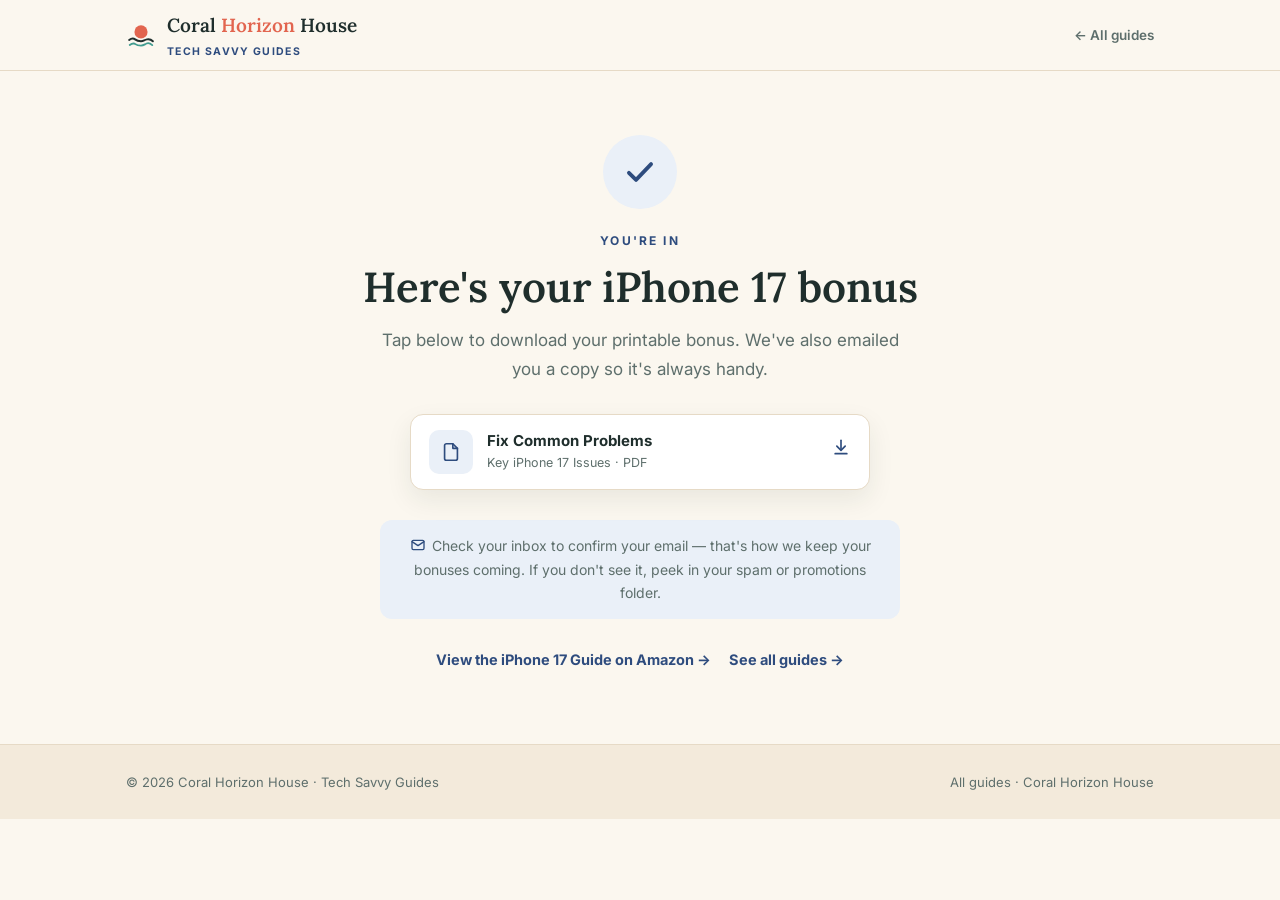
<file: tech-savvy-guides/iphone-17/thank-you/index.html>
<!doctype html>
<html lang="en">
<head>
<meta charset="utf-8">
<meta name="viewport" content="width=device-width, initial-scale=1">
<title>Your iPhone 17 bonus — download — Tech Savvy Guides</title>
<meta name="robots" content="noindex">
<link rel="preconnect" href="https://fonts.googleapis.com">
<link rel="preconnect" href="https://fonts.gstatic.com" crossorigin>
<link href="https://fonts.googleapis.com/css2?family=Lora:ital,wght@0,400;0,500;0,600;0,700&family=Inter:wght@400;500;600;700;800&display=swap" rel="stylesheet">
<link rel="stylesheet" href="../../lead.css">
</head>
<body>

<header class="lp-header">
  <div class="wrap">
    <a class="brand" href="../../index.html">
      <svg width="30" height="30" viewBox="0 0 48 48" fill="none" xmlns="http://www.w3.org/2000/svg" aria-hidden="true">
        <circle cx="24" cy="19" r="10.5" fill="#E2654F"/>
        <path d="M5 32c4-3 7-3 9.5-1S20 34 24 34s5-2 9.5-3 6.5 0 9.5 3" stroke="#1F2E2C" stroke-width="3.2" stroke-linecap="round"/>
        <path d="M6 40c4-3 7-3 9-1.4S20 41 24 41s5.5-1.8 9-3.4 6 0 9 2.6" stroke="#138577" stroke-width="3" stroke-linecap="round" opacity=".8"/>
      </svg>
      <div><div class="name">Coral <b>Horizon</b> House</div><div class="imprint">Tech Savvy Guides</div></div>
    </a>
    <a class="back" href="../../index.html">← All guides</a>
  </div>
</header>

<main class="ty">
  <div class="wrap">
    <div class="check">
      <svg width="38" height="38" viewBox="0 0 24 24" fill="none" stroke="#2E4C7E" stroke-width="2.4" stroke-linecap="round" stroke-linejoin="round"><path d="M5 12.5l4.5 4.5L19 7"/></svg>
    </div>
    <span class="eyebrow">You're in</span>
    <h1>Here's your iPhone 17 bonus</h1>
    <p class="lede">Tap below to download your printable bonus. We've also emailed you a copy so it's always handy.</p>

    <div class="downloads">
      <a class="dl" href="../../bonuses/iphone-17-fix-common-problems.pdf" download>
        <span class="dlico"><svg width="22" height="22" viewBox="0 0 24 24" fill="none" stroke="#2E4C7E" stroke-width="1.8" stroke-linecap="round" stroke-linejoin="round"><path d="M14 3H7a2 2 0 0 0-2 2v14a2 2 0 0 0 2 2h10a2 2 0 0 0 2-2V8z"/><path d="M14 3v5h5"/></svg></span>
        <span class="dltxt"><span class="dlname">Fix Common Problems</span><span class="dlmeta">Key iPhone 17 Issues · PDF</span></span>
        <span class="dlarrow"><svg width="20" height="20" viewBox="0 0 24 24" fill="none" stroke="#2E4C7E" stroke-width="2" stroke-linecap="round" stroke-linejoin="round"><path d="M12 4v11"/><path d="M7 11l5 5 5-5"/><path d="M5 20h14"/></svg></span>
      </a>
    </div>

    <p class="note"><svg width="16" height="16" viewBox="0 0 24 24" fill="none" stroke="#2E4C7E" stroke-width="2" stroke-linecap="round" stroke-linejoin="round" style="vertical-align:-2px;margin-right:6px"><rect x="3" y="5" width="18" height="14" rx="2"/><path d="M3 7l9 6 9-6"/></svg>Check your inbox to confirm your email — that's how we keep your bonuses coming. If you don't see it, peek in your spam or promotions folder.</p>

    <div class="more">
      <a href="https://www.amazon.com/dp/B0G1S3PJZW">View the iPhone 17 Guide on Amazon →</a>
      <a href="../../index.html">See all guides →</a>
    </div>
  </div>
</main>

<footer class="lp-footer">
  <div class="wrap">
    <span>© 2026 Coral Horizon House · Tech Savvy Guides</span>
    <span><a href="../../index.html">All guides</a> · <a href="../../../index.html">Coral Horizon House</a></span>
  </div>
</footer>

</body>
</html>
</file>
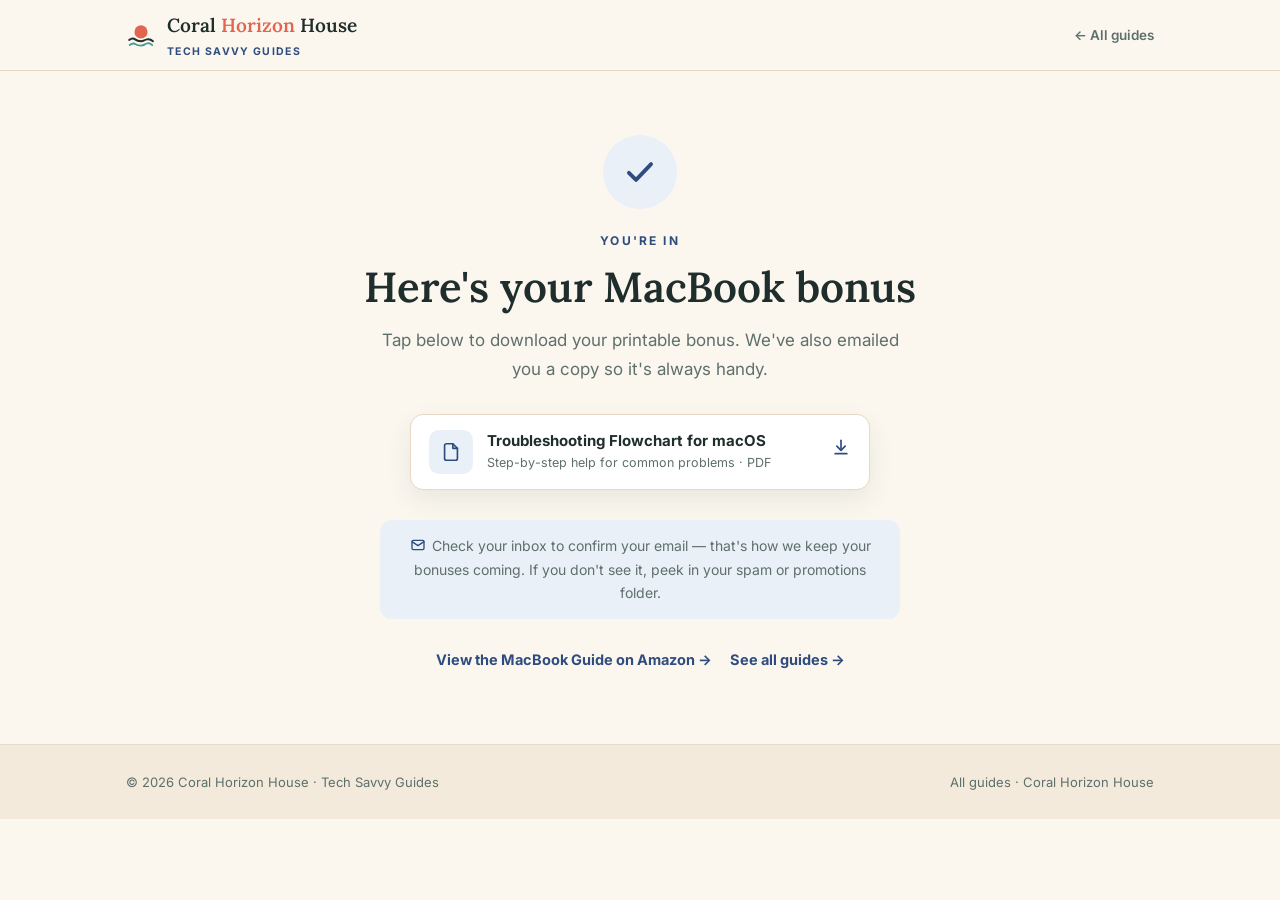
<file: tech-savvy-guides/macbook/thank-you/index.html>
<!doctype html>
<html lang="en">
<head>
<meta charset="utf-8">
<meta name="viewport" content="width=device-width, initial-scale=1">
<title>Your MacBook bonus — download — Tech Savvy Guides</title>
<meta name="robots" content="noindex">
<link rel="preconnect" href="https://fonts.googleapis.com">
<link rel="preconnect" href="https://fonts.gstatic.com" crossorigin>
<link href="https://fonts.googleapis.com/css2?family=Lora:ital,wght@0,400;0,500;0,600;0,700&family=Inter:wght@400;500;600;700;800&display=swap" rel="stylesheet">
<link rel="stylesheet" href="../../lead.css">
</head>
<body>

<header class="lp-header">
  <div class="wrap">
    <a class="brand" href="../../index.html">
      <svg width="30" height="30" viewBox="0 0 48 48" fill="none" xmlns="http://www.w3.org/2000/svg" aria-hidden="true">
        <circle cx="24" cy="19" r="10.5" fill="#E2654F"/>
        <path d="M5 32c4-3 7-3 9.5-1S20 34 24 34s5-2 9.5-3 6.5 0 9.5 3" stroke="#1F2E2C" stroke-width="3.2" stroke-linecap="round"/>
        <path d="M6 40c4-3 7-3 9-1.4S20 41 24 41s5.5-1.8 9-3.4 6 0 9 2.6" stroke="#138577" stroke-width="3" stroke-linecap="round" opacity=".8"/>
      </svg>
      <div><div class="name">Coral <b>Horizon</b> House</div><div class="imprint">Tech Savvy Guides</div></div>
    </a>
    <a class="back" href="../../index.html">← All guides</a>
  </div>
</header>

<main class="ty">
  <div class="wrap">
    <div class="check">
      <svg width="38" height="38" viewBox="0 0 24 24" fill="none" stroke="#2E4C7E" stroke-width="2.4" stroke-linecap="round" stroke-linejoin="round"><path d="M5 12.5l4.5 4.5L19 7"/></svg>
    </div>
    <span class="eyebrow">You're in</span>
    <h1>Here's your MacBook bonus</h1>
    <p class="lede">Tap below to download your printable bonus. We've also emailed you a copy so it's always handy.</p>

    <div class="downloads">
      <a class="dl" href="../../bonuses/macbook-troubleshooting-flowchart.pdf" download>
        <span class="dlico"><svg width="22" height="22" viewBox="0 0 24 24" fill="none" stroke="#2E4C7E" stroke-width="1.8" stroke-linecap="round" stroke-linejoin="round"><path d="M14 3H7a2 2 0 0 0-2 2v14a2 2 0 0 0 2 2h10a2 2 0 0 0 2-2V8z"/><path d="M14 3v5h5"/></svg></span>
        <span class="dltxt"><span class="dlname">Troubleshooting Flowchart for macOS</span><span class="dlmeta">Step-by-step help for common problems · PDF</span></span>
        <span class="dlarrow"><svg width="20" height="20" viewBox="0 0 24 24" fill="none" stroke="#2E4C7E" stroke-width="2" stroke-linecap="round" stroke-linejoin="round"><path d="M12 4v11"/><path d="M7 11l5 5 5-5"/><path d="M5 20h14"/></svg></span>
      </a>
    </div>

    <p class="note"><svg width="16" height="16" viewBox="0 0 24 24" fill="none" stroke="#2E4C7E" stroke-width="2" stroke-linecap="round" stroke-linejoin="round" style="vertical-align:-2px;margin-right:6px"><rect x="3" y="5" width="18" height="14" rx="2"/><path d="M3 7l9 6 9-6"/></svg>Check your inbox to confirm your email — that's how we keep your bonuses coming. If you don't see it, peek in your spam or promotions folder.</p>

    <div class="more">
      <a href="https://www.amazon.com/dp/B0FR56V5N1">View the MacBook Guide on Amazon →</a>
      <a href="../../index.html">See all guides →</a>
    </div>
  </div>
</main>

<footer class="lp-footer">
  <div class="wrap">
    <span>© 2026 Coral Horizon House · Tech Savvy Guides</span>
    <span><a href="../../index.html">All guides</a> · <a href="../../../index.html">Coral Horizon House</a></span>
  </div>
</footer>

</body>
</html>
</file>
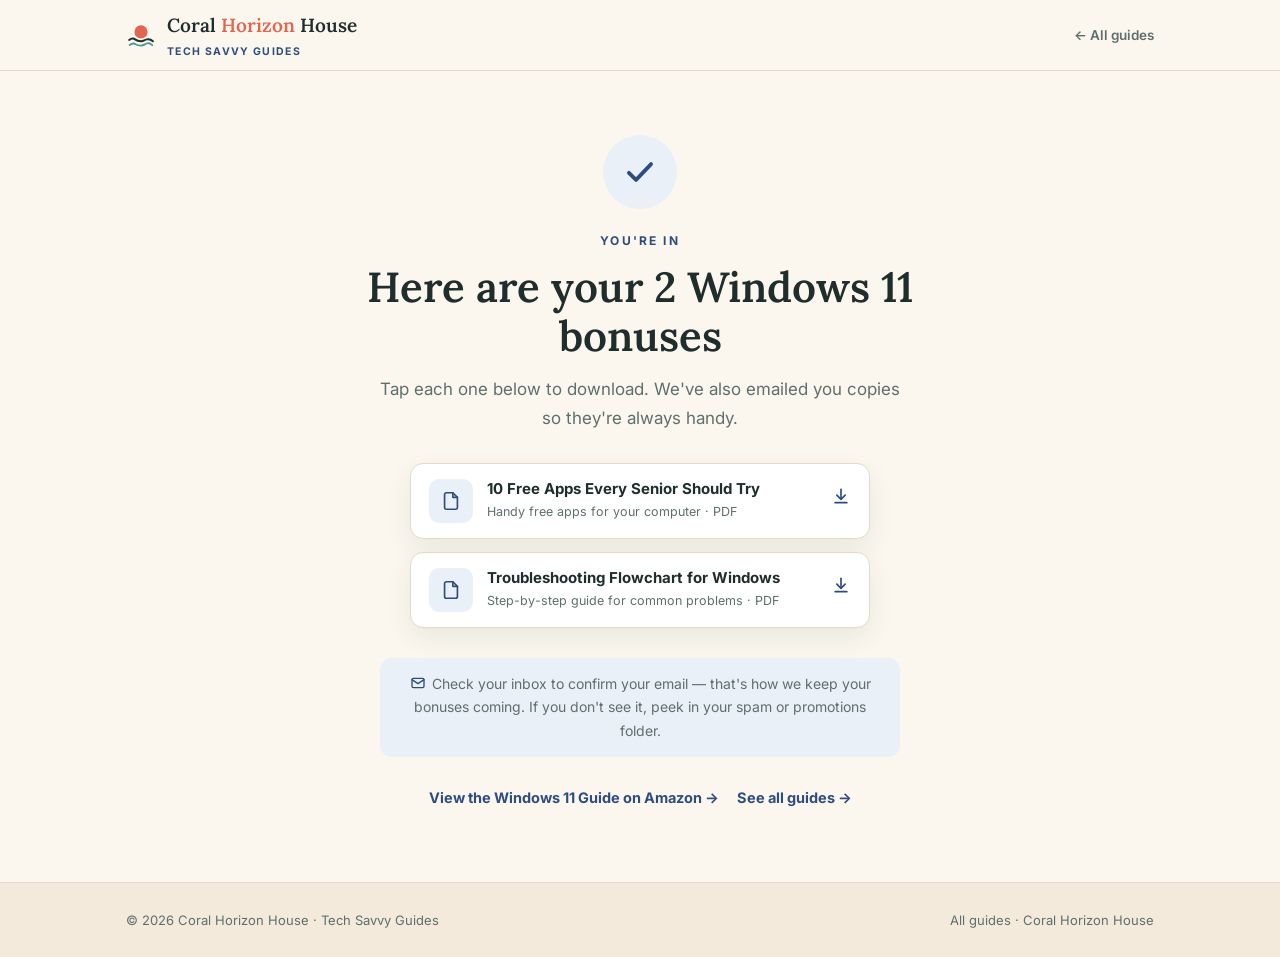
<file: tech-savvy-guides/windows-11/thank-you/index.html>
<!doctype html>
<html lang="en">
<head>
<meta charset="utf-8">
<meta name="viewport" content="width=device-width, initial-scale=1">
<title>Your Windows 11 bonuses — download — Tech Savvy Guides</title>
<meta name="robots" content="noindex">
<link rel="preconnect" href="https://fonts.googleapis.com">
<link rel="preconnect" href="https://fonts.gstatic.com" crossorigin>
<link href="https://fonts.googleapis.com/css2?family=Lora:ital,wght@0,400;0,500;0,600;0,700&family=Inter:wght@400;500;600;700;800&display=swap" rel="stylesheet">
<link rel="stylesheet" href="../../lead.css">
</head>
<body>

<header class="lp-header">
  <div class="wrap">
    <a class="brand" href="../../index.html">
      <svg width="30" height="30" viewBox="0 0 48 48" fill="none" xmlns="http://www.w3.org/2000/svg" aria-hidden="true">
        <circle cx="24" cy="19" r="10.5" fill="#E2654F"/>
        <path d="M5 32c4-3 7-3 9.5-1S20 34 24 34s5-2 9.5-3 6.5 0 9.5 3" stroke="#1F2E2C" stroke-width="3.2" stroke-linecap="round"/>
        <path d="M6 40c4-3 7-3 9-1.4S20 41 24 41s5.5-1.8 9-3.4 6 0 9 2.6" stroke="#138577" stroke-width="3" stroke-linecap="round" opacity=".8"/>
      </svg>
      <div><div class="name">Coral <b>Horizon</b> House</div><div class="imprint">Tech Savvy Guides</div></div>
    </a>
    <a class="back" href="../../index.html">← All guides</a>
  </div>
</header>

<main class="ty">
  <div class="wrap">
    <div class="check">
      <svg width="38" height="38" viewBox="0 0 24 24" fill="none" stroke="#2E4C7E" stroke-width="2.4" stroke-linecap="round" stroke-linejoin="round"><path d="M5 12.5l4.5 4.5L19 7"/></svg>
    </div>
    <span class="eyebrow">You're in</span>
    <h1>Here are your 2 Windows 11 bonuses</h1>
    <p class="lede">Tap each one below to download. We've also emailed you copies so they're always handy.</p>

    <div class="downloads">
      <a class="dl" href="../../bonuses/windows-10-free-apps.pdf" download>
        <span class="dlico"><svg width="22" height="22" viewBox="0 0 24 24" fill="none" stroke="#2E4C7E" stroke-width="1.8" stroke-linecap="round" stroke-linejoin="round"><path d="M14 3H7a2 2 0 0 0-2 2v14a2 2 0 0 0 2 2h10a2 2 0 0 0 2-2V8z"/><path d="M14 3v5h5"/></svg></span>
        <span class="dltxt"><span class="dlname">10 Free Apps Every Senior Should Try</span><span class="dlmeta">Handy free apps for your computer · PDF</span></span>
        <span class="dlarrow"><svg width="20" height="20" viewBox="0 0 24 24" fill="none" stroke="#2E4C7E" stroke-width="2" stroke-linecap="round" stroke-linejoin="round"><path d="M12 4v11"/><path d="M7 11l5 5 5-5"/><path d="M5 20h14"/></svg></span>
      </a>
      <a class="dl" href="../../bonuses/windows-troubleshooting-flowchart.pdf" download>
        <span class="dlico"><svg width="22" height="22" viewBox="0 0 24 24" fill="none" stroke="#2E4C7E" stroke-width="1.8" stroke-linecap="round" stroke-linejoin="round"><path d="M14 3H7a2 2 0 0 0-2 2v14a2 2 0 0 0 2 2h10a2 2 0 0 0 2-2V8z"/><path d="M14 3v5h5"/></svg></span>
        <span class="dltxt"><span class="dlname">Troubleshooting Flowchart for Windows</span><span class="dlmeta">Step-by-step guide for common problems · PDF</span></span>
        <span class="dlarrow"><svg width="20" height="20" viewBox="0 0 24 24" fill="none" stroke="#2E4C7E" stroke-width="2" stroke-linecap="round" stroke-linejoin="round"><path d="M12 4v11"/><path d="M7 11l5 5 5-5"/><path d="M5 20h14"/></svg></span>
      </a>
    </div>

    <p class="note"><svg width="16" height="16" viewBox="0 0 24 24" fill="none" stroke="#2E4C7E" stroke-width="2" stroke-linecap="round" stroke-linejoin="round" style="vertical-align:-2px;margin-right:6px"><rect x="3" y="5" width="18" height="14" rx="2"/><path d="M3 7l9 6 9-6"/></svg>Check your inbox to confirm your email — that's how we keep your bonuses coming. If you don't see it, peek in your spam or promotions folder.</p>

    <div class="more">
      <a href="https://www.amazon.com/dp/B0FJ6KH4V1">View the Windows 11 Guide on Amazon →</a>
      <a href="../../index.html">See all guides →</a>
    </div>
  </div>
</main>

<footer class="lp-footer">
  <div class="wrap">
    <span>© 2026 Coral Horizon House · Tech Savvy Guides</span>
    <span><a href="../../index.html">All guides</a> · <a href="../../../index.html">Coral Horizon House</a></span>
  </div>
</footer>

</body>
</html>
</file>
<file: tech-savvy-guides/lead.css>
/* Tech Savvy Guides — lead-magnet pages (squeeze + thank-you) */
:root{
  --paper:#FBF7EF; --paper2:#F3EADB; --ink:#1F2E2C; --ink2:#5E6F6C; --line:#E6DAC6;
  --coral:#E2654F; --coral-deep:#C8533D; --gold:#C99A3B;
  --tech:#2E4C7E; --tech-deep:#22416F; --tech-soft:#EAF0F8;
  --maxw:1080px;
}
*{box-sizing:border-box}
html{scroll-behavior:smooth}
body{margin:0; background:var(--paper); color:var(--ink); font-family:"Inter",system-ui,sans-serif; font-size:17px; line-height:1.7; -webkit-font-smoothing:antialiased;}
h1,h2,h3,h4{font-family:"Lora",Georgia,serif; font-weight:600; line-height:1.16; margin:0;}
a{color:inherit; text-decoration:none}
img{max-width:100%; display:block}
.wrap{max-width:var(--maxw); margin:0 auto; padding:0 26px;}
.eyebrow{font-family:"Inter",sans-serif; font-weight:700; font-size:12px; letter-spacing:.18em; text-transform:uppercase; color:var(--tech);}

/* header */
.lp-header{border-bottom:1px solid var(--line); background:rgba(251,247,239,.92); backdrop-filter:blur(10px);}
.lp-header .wrap{display:flex; align-items:center; justify-content:space-between; height:70px;}
.brand{display:flex; align-items:center; gap:11px;}
.brand .name{font-family:"Lora",serif; font-weight:600; font-size:19px; color:var(--ink);}
.brand .name b{color:var(--coral); font-weight:600;}
.brand .imprint{font-weight:700; font-size:10.5px; letter-spacing:.13em; text-transform:uppercase; color:var(--tech); margin-top:1px;}
.lp-header .back{font-weight:600; font-size:13.5px; color:var(--ink2);}
.lp-header .back:hover{color:var(--tech);}

/* squeeze */
.lp{padding:54px 0 60px;}
.lp-grid{display:grid; grid-template-columns:0.85fr 1.15fr; gap:54px; align-items:center;}
@media(max-width:860px){ .lp-grid{grid-template-columns:1fr; gap:38px;} }
.lp-cover{display:flex; justify-content:center;}
.lp-cover img{width:300px; max-width:80%; border-radius:10px; box-shadow:0 24px 50px rgba(31,46,44,.30);}
@media(max-width:860px){ .lp-cover img{width:230px;} }
.lp-copy .eyebrow{display:block; margin-bottom:14px;}
.lp-copy h1{font-size:clamp(30px,4vw,46px); color:var(--ink); margin-bottom:14px;}
.lp-copy h1 .accent{color:var(--tech);}
.lp-copy .lede{font-size:clamp(16px,1.5vw,18.5px); color:var(--ink2); margin:0 0 22px; max-width:540px;}

.gifts{list-style:none; margin:0 0 26px; padding:0; display:flex; flex-direction:column; gap:11px;}
.gifts li{display:flex; gap:11px; align-items:flex-start; font-size:15.5px; color:var(--ink);}
.gifts svg{flex:0 0 auto; margin-top:3px;}
.gifts b{font-weight:700;}

/* form card */
.formcard{background:#fff; border:1px solid var(--line); border-radius:16px; padding:26px 24px; box-shadow:0 18px 44px rgba(31,46,44,.10); max-width:520px;}
.formcard .ftitle{font-family:"Lora",serif; font-size:20px; font-weight:600; margin-bottom:4px;}
.formcard .fsub{font-size:14px; color:var(--ink2); margin-bottom:18px;}
.field{margin-bottom:13px;}
.field label{display:block; font-weight:600; font-size:13px; color:var(--ink2); margin-bottom:5px;}
.field input{width:100%; padding:13px 15px; border:1.5px solid var(--line); border-radius:11px; font-size:15.5px; font-family:inherit; background:var(--paper);}
.field input:focus{outline:none; border-color:var(--tech); background:#fff;}
.btn-submit{width:100%; border:0; cursor:pointer; background:var(--coral); color:#fff; font-family:inherit; font-weight:700; font-size:16px; padding:15px; border-radius:999px; transition:background .15s, transform .15s; margin-top:4px;}
.btn-submit:hover{background:var(--coral-deep); transform:translateY(-2px);}
.btn-submit:disabled{opacity:.7; cursor:default; transform:none;}
.fine{font-size:12px; color:var(--ink2); margin:13px 0 0; text-align:center;}

/* thank-you */
.ty{padding:64px 0 70px; text-align:center;}
.ty .wrap{max-width:680px;}
.ty .check{width:74px; height:74px; border-radius:50%; background:var(--tech-soft); display:grid; place-items:center; margin:0 auto 22px;}
.ty .eyebrow{display:block; margin-bottom:12px;}
.ty h1{font-size:clamp(28px,3.6vw,42px); margin-bottom:14px;}
.ty .lede{font-size:17px; color:var(--ink2); margin:0 auto 30px; max-width:540px;}
.downloads{display:flex; flex-direction:column; gap:13px; max-width:460px; margin:0 auto 30px;}
.dl{display:flex; align-items:center; gap:14px; text-align:left; background:#fff; border:1px solid var(--line); border-radius:13px; padding:15px 18px; box-shadow:0 10px 26px rgba(31,46,44,.08); transition:transform .15s, box-shadow .15s, border-color .15s;}
.dl:hover{transform:translateY(-3px); box-shadow:0 18px 36px rgba(31,46,44,.14); border-color:var(--tech);}
.dl .dlico{flex:0 0 auto; width:44px; height:44px; border-radius:10px; background:var(--tech-soft); display:grid; place-items:center;}
.dl .dltxt{flex:1; min-width:0;}
.dl .dlname{display:block; font-weight:700; font-size:15px; color:var(--ink); line-height:1.3;}
.dl .dlmeta{display:block; font-size:12.5px; color:var(--ink2); margin-top:2px;}
.dl .dlarrow{flex:0 0 auto; color:var(--tech);}
.ty .note{font-size:14px; color:var(--ink2); background:var(--tech-soft); border-radius:12px; padding:14px 18px; max-width:520px; margin:0 auto 26px;}
.ty .more{display:inline-flex; gap:18px; flex-wrap:wrap; justify-content:center; font-weight:700; font-size:14.5px;}
.ty .more a{color:var(--tech); border-bottom:1.5px solid transparent;}
.ty .more a:hover{border-color:var(--tech);}

/* footer */
.lp-footer{border-top:1px solid var(--line); background:var(--paper2); padding:26px 0; font-size:13px; color:var(--ink2);}
.lp-footer .wrap{display:flex; justify-content:space-between; flex-wrap:wrap; gap:10px;}
.lp-footer a{color:var(--ink2);}
.lp-footer a:hover{color:var(--tech);}
</file>
